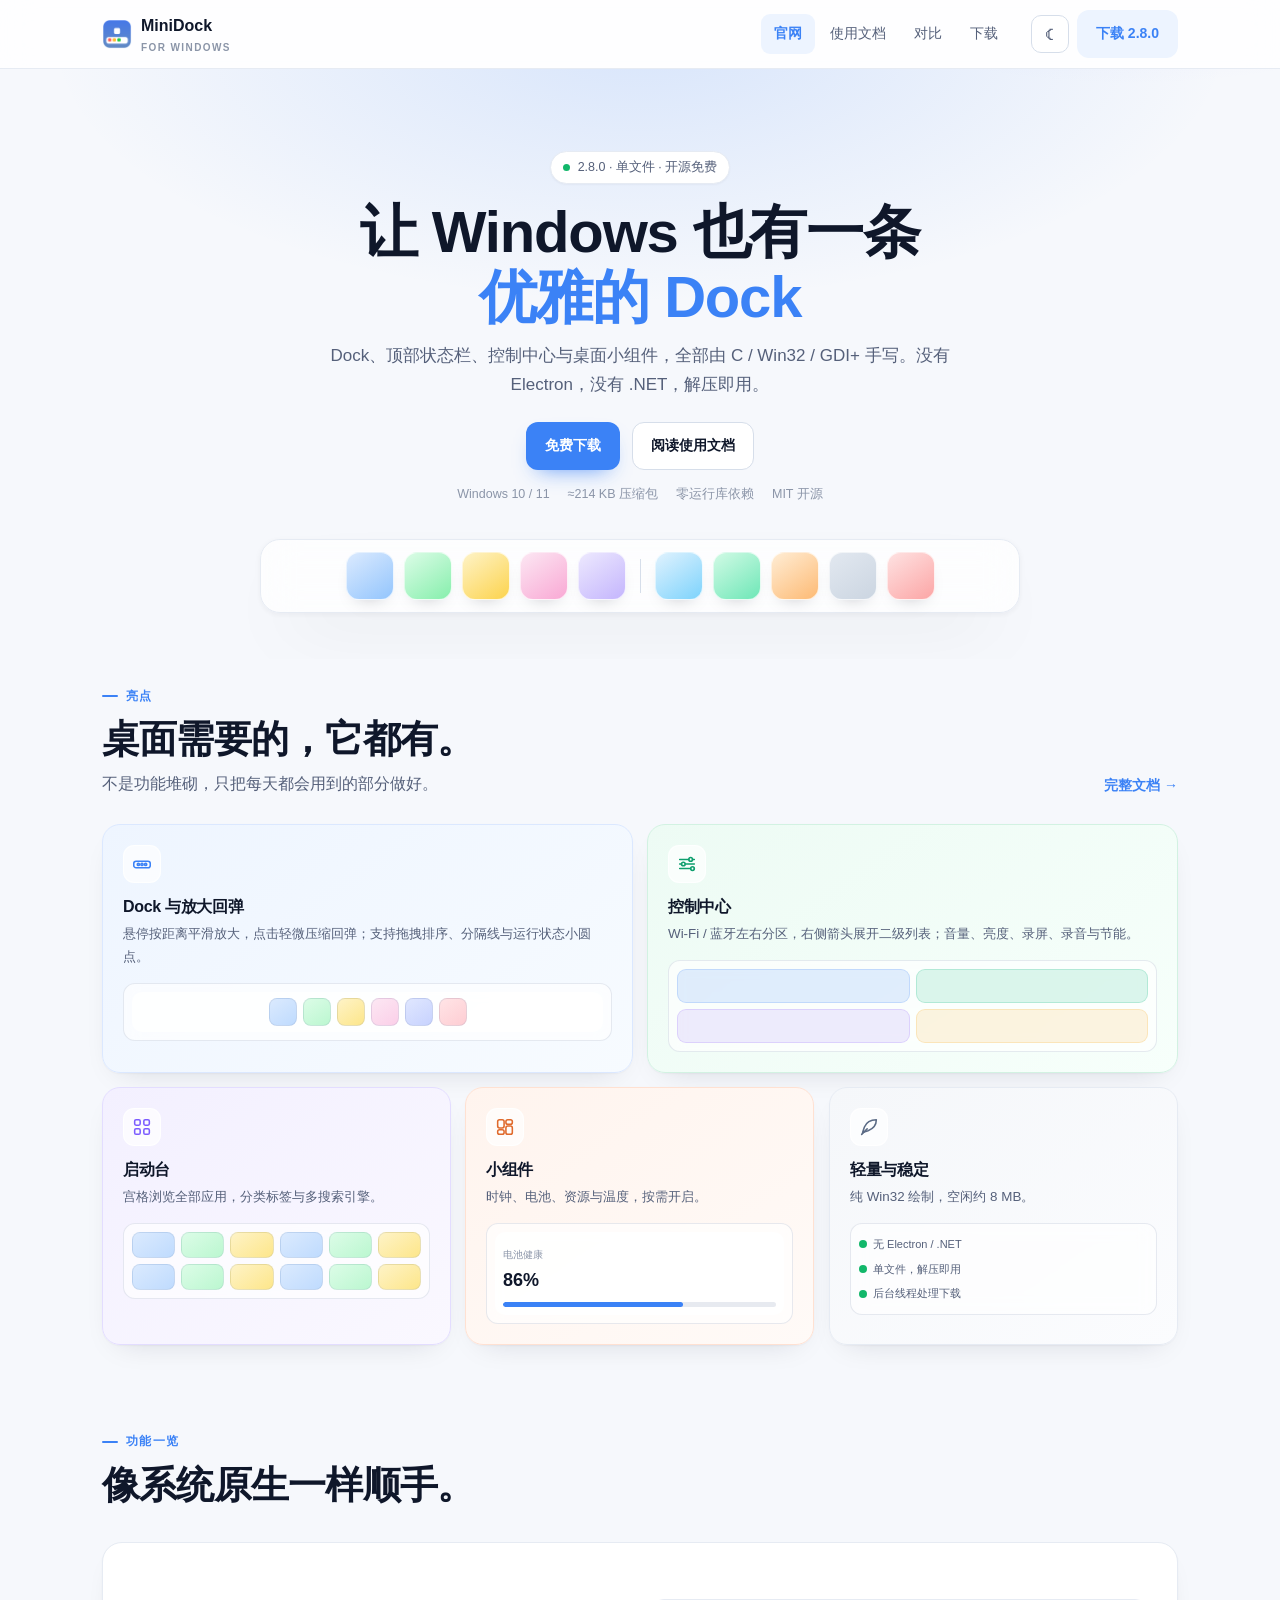
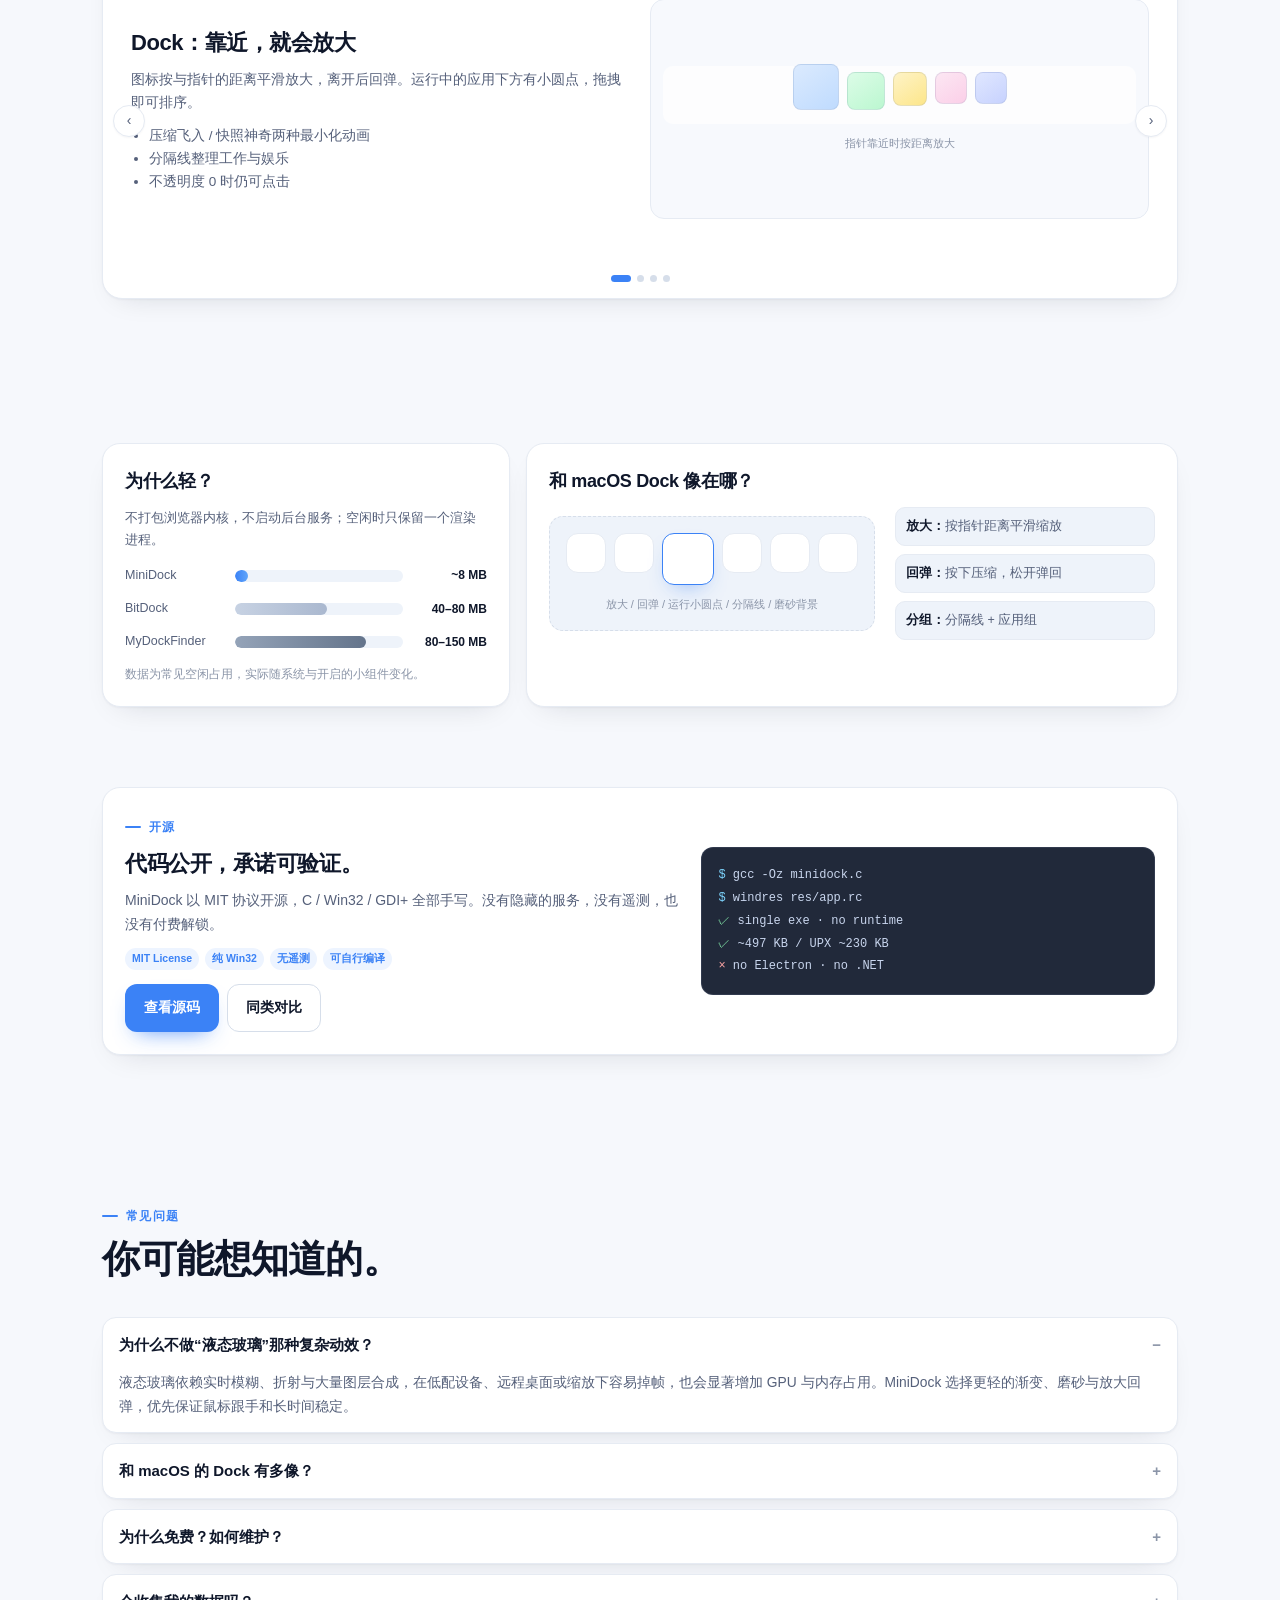
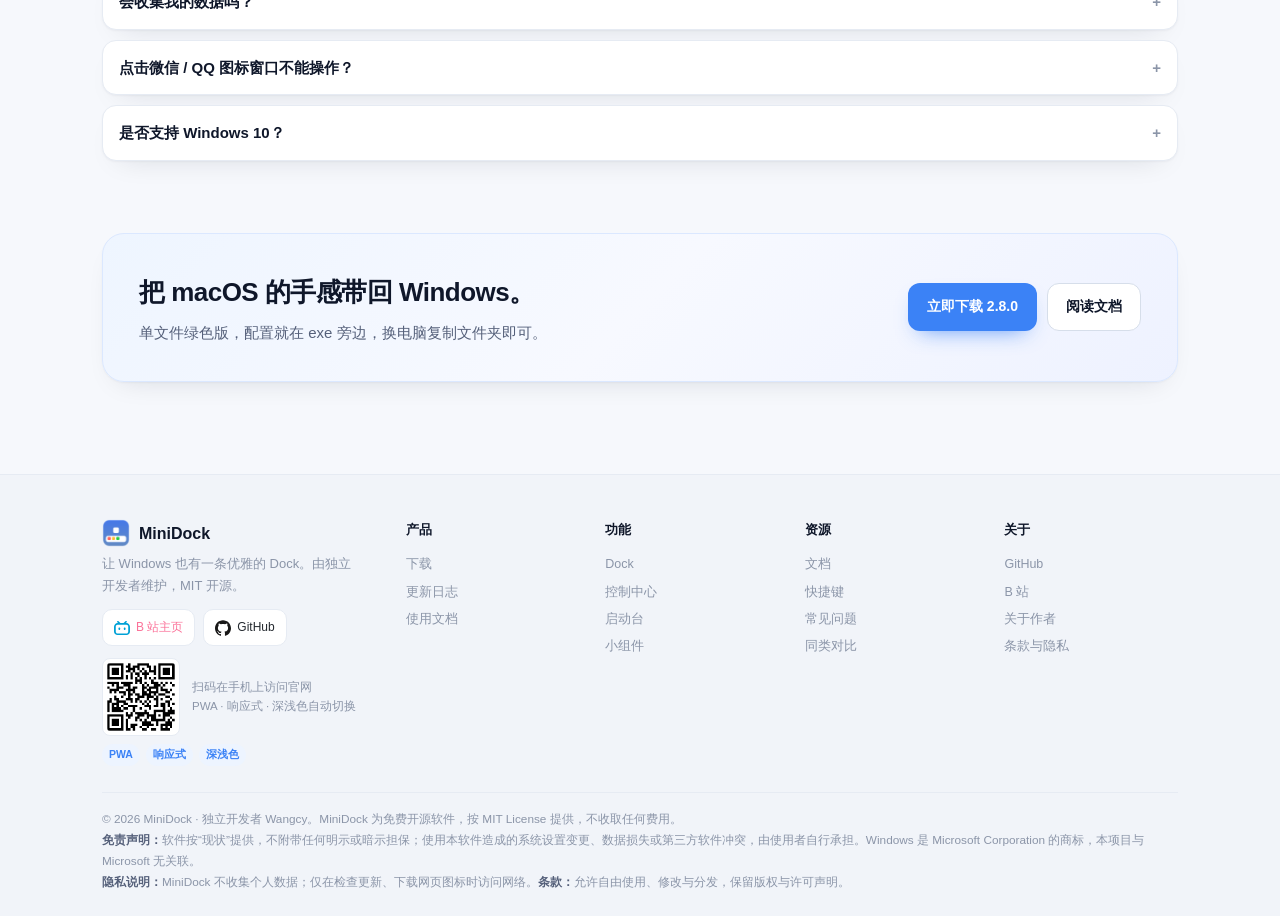
<file: index.html>
<!DOCTYPE html>
<html lang="zh-CN" data-theme="light">
<head>
<meta charset="UTF-8">
<meta name="viewport" content="width=device-width, initial-scale=1.0">
<title>MiniDock — 让 Windows 也有一条优雅的 Dock</title>
<meta name="description" content="MiniDock 2.8.0：纯 C / Win32 手写的 Windows Dock、顶部状态栏、控制中心与桌面小组件。单文件、无依赖、开源免费。">
<meta name="theme-color" content="#f6f8fc">
<link rel="icon" type="image/png" href="assets/ico/logo-128.png">
<link rel="manifest" href="assets/manifest.webmanifest">
<link rel="apple-touch-icon" href="assets/ico/icon-192.png">
<link rel="stylesheet" href="assets/site.css">
</head>
<body><svg width="0" height="0" style="position:absolute" aria-hidden="true">
<defs>
<symbol id="i-dock" viewBox="0 0 24 24"><rect x="3" y="9" width="18" height="7" rx="2.5"/><circle cx="8" cy="12.5" r="1.2"/><circle cx="12" cy="12.5" r="1.2"/><circle cx="16" cy="12.5" r="1.2"/></symbol>
<symbol id="i-group" viewBox="0 0 24 24"><rect x="4" y="4" width="7" height="7" rx="2"/><rect x="13" y="4" width="7" height="7" rx="2"/><rect x="4" y="13" width="7" height="7" rx="2"/><rect x="13" y="13" width="7" height="7" rx="2"/></symbol>
<symbol id="i-launch" viewBox="0 0 24 24"><rect x="4" y="4" width="6" height="6" rx="1.5"/><rect x="14" y="4" width="6" height="6" rx="1.5"/><rect x="4" y="14" width="6" height="6" rx="1.5"/><rect x="14" y="14" width="6" height="6" rx="1.5"/></symbol>
<symbol id="i-control" viewBox="0 0 24 24"><path d="M4 7h10M18 7h2M4 12h2M10 12h10M4 17h12M20 17h0"/><circle cx="16" cy="7" r="2"/><circle cx="8" cy="12" r="2"/><circle cx="18" cy="17" r="2"/></symbol>
<symbol id="i-widget" viewBox="0 0 24 24"><rect x="4" y="4" width="7" height="9" rx="2"/><rect x="13" y="4" width="7" height="5" rx="2"/><rect x="13" y="11" width="7" height="9" rx="2"/><rect x="4" y="15" width="7" height="5" rx="2"/></symbol>
<symbol id="i-picture" viewBox="0 0 24 24"><rect x="3" y="5" width="18" height="14" rx="3"/><circle cx="9" cy="10" r="1.6"/><path d="M4 17l5-5 4 4 3-3 4 4"/></symbol>
<symbol id="i-feather" viewBox="0 0 24 24"><path d="M20 4c-6 0-11 3-13 8l-2 6 6-2c5-2 9-6 9-12z"/><path d="M4 20l6-6"/></symbol>
<symbol id="i-sun" viewBox="0 0 24 24"><circle cx="12" cy="12" r="4"/><path d="M12 2v2M12 20v2M2 12h2M20 12h2M5 5l1.5 1.5M17.5 17.5L19 19M19 5l-1.5 1.5M6.5 17.5L5 19"/></symbol>
<symbol id="i-moon" viewBox="0 0 24 24"><path d="M20 14.5A8.5 8.5 0 0 1 9.5 4 8.5 8.5 0 1 0 20 14.5z"/></symbol>
<symbol id="i-search" viewBox="0 0 24 24"><circle cx="11" cy="11" r="6.5"/><path d="M16 16l4 4"/></symbol>
</defs></svg>

<header class="nav">
  <div class="nav-in">
    <a class="brand" href="index.html"><img src="assets/ico/logo-128.png" alt="MiniDock"><span>MiniDock<small>FOR WINDOWS</small></span></a>
    <nav class="nav-links">
      <a class="on" href="index.html">官网</a>
      <a href="assets/pages/docs.html">使用文档</a>
      <a href="assets/pages/compare.html">对比</a>
      <a href="assets/pages/download.html">下载</a>
    </nav>
    <div class="nav-act">
      <button class="theme-btn" data-theme-toggle aria-label="切换深色/浅色"><svg class="ic sm moon"><use href="#i-moon"/></svg><svg class="ic sm sun"><use href="#i-sun"/></svg></button>
      <a class="btn btn-soft" href="assets/pages/download.html">下载 2.8.0</a>
      <button class="menu-btn" aria-label="菜单">☰</button>
    </div>
  </div>
</header>

<main>
  <section class="hero-simple">
    <div class="wrap in">
      <span class="hero-badge"><i></i>2.8.0 · 单文件 · 开源免费</span>
      <h1>让 Windows 也有一条<br><span>优雅的 Dock</span></h1>
      <p>Dock、顶部状态栏、控制中心与桌面小组件，全部由 C / Win32 / GDI+ 手写。没有 Electron，没有 .NET，解压即用。</p>
      <div class="hero-cta">
        <a class="btn btn-primary" href="assets/pages/download.html">免费下载</a>
        <a class="btn btn-ghost" href="assets/pages/docs.html">阅读使用文档</a>
      </div>
      <div class="hero-meta">
        <span>Windows 10 / 11</span><span>≈214 KB 压缩包</span><span>零运行库依赖</span><span>MIT 开源</span>
      </div>

      <div class="mobile-note">
        <b>移动端提示：</b>MiniDock 是 Windows 桌面软件，手机无法直接安装。请复制下载链接，到电脑浏览器打开下载。
        <br><button class="btn btn-soft" data-copy-link>复制下载链接</button>
      </div>

      <div class="dock-mock" aria-hidden="true">
        <b class="app a1"></b><b class="app a2"></b><b class="app a3"></b><b class="app a4"></b><b class="app a5"></b><span class="sep"></span>
        <b class="app a6"></b><b class="app a7"></b><b class="app a8"></b><b class="app a9"></b><b class="app a10"></b>
      </div>
    </div>
  </section>

  <!-- 便当功能卡 -->
  <section style="padding-top:20px">
    <div class="wrap">
      <div class="sec-head">
        <div>
          <span class="kicker">亮点</span>
          <h2 class="title">桌面需要的，它都有。</h2>
          <p class="lead">不是功能堆砌，只把每天都会用到的部分做好。</p>
        </div>
        <a class="more" href="assets/pages/docs.html">完整文档 →</a>
      </div>

      <div class="bento">
        <article class="card tint-blue span3">
          <div class="ico"><svg class="ic"><use href="#i-dock"/></svg></div>
          <h3>Dock 与放大回弹</h3>
          <p>悬停按距离平滑放大，点击轻微压缩回弹；支持拖拽排序、分隔线与运行状态小圆点。</p>
          <div class="mock">
            <div class="mock-dock"><i></i><i></i><i></i><i></i><i></i><i></i></div>
          </div>
        </article>

        <article class="card tint-green span3">
          <div class="ico"><svg class="ic"><use href="#i-control"/></svg></div>
          <h3>控制中心</h3>
          <p>Wi‑Fi / 蓝牙左右分区，右侧箭头展开二级列表；音量、亮度、录屏、录音与节能。</p>
          <div class="mock">
            <div class="mock-cc"><i></i><i></i><i></i><i></i></div>
          </div>
        </article>

        <article class="card tint-purple span2">
          <div class="ico"><svg class="ic"><use href="#i-launch"/></svg></div>
          <h3>启动台</h3>
          <p>宫格浏览全部应用，分类标签与多搜索引擎。</p>
          <div class="mock"><div class="mock-grid"><i></i><i></i><i></i><i></i><i></i><i></i><i></i><i></i><i></i><i></i><i></i><i></i></div></div>
        </article>

        <article class="card tint-peach span2">
          <div class="ico"><svg class="ic"><use href="#i-widget"/></svg></div>
          <h3>小组件</h3>
          <p>时钟、电池、资源与温度，按需开启。</p>
          <div class="mock"><div class="mock-widget"><span>电池健康</span><b>86%</b><div class="mock-bar"><i></i></div></div></div>
        </article>

        <article class="card tint-gray span2">
          <div class="ico"><svg class="ic"><use href="#i-feather"/></svg></div>
          <h3>轻量与稳定</h3>
          <p>纯 Win32 绘制，空闲约 8 MB。</p>
          <div class="mock">
            <div class="mock-row"><b></b>无 Electron / .NET</div>
            <div class="mock-row"><b></b>单文件，解压即用</div>
            <div class="mock-row"><b></b>后台线程处理下载</div>
          </div>
        </article>
      </div>
    </div>
  </section>

  <!-- 自动轮播 -->
  <section style="padding-top:8px">
    <div class="wrap">
      <div class="sec-head"><div><span class="kicker">功能一览</span><h2 class="title">像系统原生一样顺手。</h2></div></div>
      <div class="carousel" data-carousel>
        <div class="slides">
          <div class="slide">
            <div class="txt">
              <h3>Dock：靠近，就会放大</h3>
              <p>图标按与指针的距离平滑放大，离开后回弹。运行中的应用下方有小圆点，拖拽即可排序。</p>
              <ul><li>压缩飞入 / 快照神奇两种最小化动画</li><li>分隔线整理工作与娱乐</li><li>不透明度 0 时仍可点击</li></ul>
            </div>
            <div class="demo">
              <div style="width:100%">
                <div class="mock-dock" style="gap:8px"><i style="width:46px;height:46px;transform:translateY(-8px)"></i><i style="width:38px;height:38px"></i><i style="width:34px;height:34px"></i><i style="width:32px;height:32px"></i><i style="width:32px;height:32px"></i></div>
                <div style="text-align:center;font-size:11px;color:var(--text-3);margin-top:10px">指针靠近时按距离放大</div>
              </div>
            </div>
          </div>
          <div class="slide">
            <div class="txt">
              <h3>控制中心：一屏开关</h3>
              <p>网络、蓝牙、深色模式与定位四张卡片；左半点击进入系统设置，右侧箭头打开列表。</p>
              <ul><li>音量绑定当前输出设备</li><li>内屏不支持硬件调光时自动软件调光</li><li>卡片可拖动排序、调整宽度</li></ul>
            </div>
            <div class="demo"><img src="assets/shots/控制中心.jpg" alt="控制中心" style="max-height:250px;border-radius:10px;border:1px solid var(--line)"></div>
          </div>
          <div class="slide">
            <div class="txt">
              <h3>启动台：找应用不用翻桌面</h3>
              <p>宫格展示全部应用，支持搜索与网页搜索；图标可以用本地图片或链接替换。</p>
              <ul><li>分类标签与分页</li><li>搜索引擎 Google / Bing / 百度等</li><li>批量图标与深色图标</li></ul>
            </div>
            <div class="demo"><img src="assets/shots/启动台.jpg" alt="启动台" style="max-height:250px;border-radius:10px;border:1px solid var(--line)"></div>
          </div>
          <div class="slide">
            <div class="txt">
              <h3>小组件：信息就在桌面</h3>
              <p>时钟、通知、资源监视、电池健康与温度，可单独开关，关闭后不再绘制。</p>
              <ul><li>电池容量 / 循环次数</li><li>CPU / 内存 / 磁盘 / 温度</li><li>点击展开二级面板</li></ul>
            </div>
            <div class="demo">
              <div class="mock-widget" style="width:80%"><span>资源监视器</span><b>CPU 15%</b><div class="mock-bar"><i style="width:15%"></i></div><span style="display:block;margin-top:8px">温度 52 °C</span><div class="mock-bar"><i style="width:52%"></i></div></div>
            </div>
          </div>
        </div>
        <button class="navb prev" aria-label="上一张">‹</button>
        <button class="navb next" aria-label="下一张">›</button>
        <div class="dots"></div>
      </div>
    </div>
  </section>

  <!-- 轻量 / macOS 对照 -->
  <section>
    <div class="wrap two-col" style="display:grid;grid-template-columns:1fr 1fr;gap:16px">
      <div class="diagram">
        <h3>为什么轻？</h3>
        <p style="font-size:13px;color:var(--text-2);margin-bottom:14px">不打包浏览器内核，不启动后台服务；空闲时只保留一个渲染进程。</p>
        <div class="bars">
          <div class="bar-row"><span>MiniDock</span><div class="bar-track"><div class="bar-fill" style="width:8%"></div></div><b>~8 MB</b></div>
          <div class="bar-row"><span>BitDock</span><div class="bar-track"><div class="bar-fill gray" style="width:55%"></div></div><b>40–80 MB</b></div>
          <div class="bar-row"><span>MyDockFinder</span><div class="bar-track"><div class="bar-fill dark" style="width:78%"></div></div><b>80–150 MB</b></div>
        </div>
        <p style="font-size:11.5px;color:var(--text-3);margin-top:12px">数据为常见空闲占用，实际随系统与开启的小组件变化。</p>
      </div>

      <div class="diagram">
        <h3>和 macOS Dock 像在哪？</h3>
        <div class="anatomy">
          <div class="dock-anat">
            <div class="row"><i></i><i></i><i class="big"></i><i></i><i></i><i></i></div>
            <div class="hint">放大 / 回弹 / 运行小圆点 / 分隔线 / 磨砂背景</div>
          </div>
          <div class="labels">
            <div><b>放大：</b>按指针距离平滑缩放</div>
            <div><b>回弹：</b>按下压缩，松开弹回</div>
            <div><b>分组：</b>分隔线 + 应用组</div>
          </div>
        </div>
      </div>
    </div>
  </section>

  <!-- 开源优势 -->
  <section style="padding-top:8px">
    <div class="wrap">
      <div class="diagram" style="display:grid;grid-template-columns:1.1fr .9fr;gap:22px;align-items:center">
        <div>
          <span class="kicker">开源</span>
          <h3 style="font-size:22px;margin:8px 0 6px">代码公开，承诺可验证。</h3>
          <p style="color:var(--text-2);font-size:14px">MiniDock 以 MIT 协议开源，C / Win32 / GDI+ 全部手写。没有隐藏的服务，没有遥测，也没有付费解锁。</p>
          <div class="pwa-badges" style="margin-top:12px">
            <span>MIT License</span><span>纯 Win32</span><span>无遥测</span><span>可自行编译</span>
          </div>
          <div class="row" style="display:flex;gap:8px;margin-top:14px;flex-wrap:wrap">
            <a class="btn btn-primary" href="https://github.com/wang01116/MiniDock" target="_blank" rel="noopener">查看源码</a>
            <a class="btn btn-ghost" href="assets/pages/compare.html">同类对比</a>
          </div>
        </div>
        <div class="mock" style="margin:0;background:rgba(15,23,42,.92);color:#c9d6ee;font-family:Consolas,monospace;font-size:12px;line-height:1.9;padding:16px">
          <div><span style="color:#7dd3fc">$</span> gcc -Oz minidock.c</div>
          <div><span style="color:#7dd3fc">$</span> windres res/app.rc</div>
          <div><span style="color:#86efac">✓</span> single exe · no runtime</div>
          <div><span style="color:#86efac">✓</span> ~497 KB / UPX ~230 KB</div>
          <div><span style="color:#fca5a5">×</span> no Electron · no .NET</div>
        </div>
      </div>
    </div>
  </section>

  <!-- FAQ -->
  <section>
    <div class="wrap">
      <div class="sec-head"><div><span class="kicker">常见问题</span><h2 class="title">你可能想知道的。</h2></div></div>
      <div class="faq">
        <details open>
          <summary>为什么不做“液态玻璃”那种复杂动效？</summary>
          <div class="a">液态玻璃依赖实时模糊、折射与大量图层合成，在低配设备、远程桌面或缩放下容易掉帧，也会显著增加 GPU 与内存占用。MiniDock 选择更轻的渐变、磨砂与放大回弹，优先保证鼠标跟手和长时间稳定。</div>
        </details>
        <details>
          <summary>和 macOS 的 Dock 有多像？</summary>
          <div class="a">放大曲线、点击回弹、运行小圆点、分隔线、启动台宫格都按 macOS 的使用习惯设计；同时保留 Windows 需要的托盘、任务栏与多显示器逻辑。</div>
        </details>
        <details>
          <summary>为什么免费？如何维护？</summary>
          <div class="a">MiniDock 由独立开发者利用业余时间维护，MIT 开源，没有会员与付费功能。维护成本主要来自测试与适配，欢迎在 GitHub 提 Issue 或到 B 站反馈。</div>
        </details>
        <details>
          <summary>会收集我的数据吗？</summary>
          <div class="a">不会。没有账号、遥测或统计脚本；仅在检查更新和下载网页图标时访问网络。详见 <a href="assets/pages/terms.html" style="color:var(--primary)">条款与隐私</a>。</div>
        </details>
        <details>
          <summary>点击微信 / QQ 图标窗口不能操作？</summary>
          <div class="a">托盘应用必须由它自己的托盘图标唤醒。MiniDock 会优先点击托盘图标；未登录时直接打开登录页。请确认应用已登录且保留托盘图标。</div>
        </details>
        <details>
          <summary>是否支持 Windows 10？</summary>
          <div class="a">支持 Windows 10 / 11 64 位。部分新特性（如系统级录屏快捷键）取决于系统版本。</div>
        </details>
      </div>
    </div>
  </section>

  <!-- CTA -->
  <section style="padding-top:0">
    <div class="wrap">
      <div class="cta">
        <div><h2>把 macOS 的手感带回 Windows。</h2><p>单文件绿色版，配置就在 exe 旁边，换电脑复制文件夹即可。</p></div>
        <div class="row"><a class="btn btn-primary" href="assets/pages/download.html">立即下载 2.8.0</a><a class="btn btn-ghost" href="assets/pages/docs.html">阅读文档</a></div>
      </div>
    </div>
  </section>
</main>

<footer>
  <div class="wrap">
    <div class="foot-grid">
      <div>
        <div class="foot-brand"><img src="assets/ico/logo-128.png" alt="MiniDock">MiniDock</div>
        <p class="foot-desc">让 Windows 也有一条优雅的 Dock。由独立开发者维护，MIT 开源。</p>
        <div class="socials">
          <a class="social bili" href="https://space.bilibili.com/351718296" target="_blank" rel="noopener"><img src="assets/ico/bilibili.svg" alt="" width="16" height="16">B 站主页</a>
          <a class="social gh" href="https://github.com/wang01116/MiniDock" target="_blank" rel="noopener"><img src="assets/ico/github.svg" alt="" width="16" height="16">GitHub</a>
        </div>
        <div class="foot-qr">
          <img src="assets/ico/site-qr.png" alt="官网二维码">
          <div>扫码在手机上访问官网<br>PWA · 响应式 · 深浅色自动切换</div>
        </div>
        <div class="pwa-badges"><span>PWA</span><span>响应式</span><span>深浅色</span></div>
      </div>
      <div class="foot-col"><b>产品</b><a href="assets/pages/download.html">下载</a><a href="assets/pages/download.html#history">更新日志</a><a href="assets/pages/docs.html">使用文档</a></div>
      <div class="foot-col"><b>功能</b><a href="assets/pages/docs.html#dock">Dock</a><a href="assets/pages/docs.html#control-center">控制中心</a><a href="assets/pages/docs.html#launchpad">启动台</a><a href="assets/pages/docs.html#widgets">小组件</a></div>
      <div class="foot-col"><b>资源</b><a href="assets/pages/docs.html">文档</a><a href="assets/pages/docs.html#hotkeys">快捷键</a><a href="assets/pages/docs.html#faq">常见问题</a><a href="assets/pages/compare.html">同类对比</a></div>
      <div class="foot-col"><b>关于</b><a href="https://github.com/wang01116/MiniDock" target="_blank" rel="noopener">GitHub</a><a href="https://space.bilibili.com/351718296" target="_blank" rel="noopener">B 站</a><a href="assets/pages/about.html">关于作者</a><a href="assets/pages/terms.html">条款与隐私</a></div>
    </div>
    <div class="legal">
      © <span data-year>2026</span> MiniDock · 独立开发者 Wangcy。MiniDock 为免费开源软件，按 MIT License 提供，不收取任何费用。<br>
      <b>免责声明：</b>软件按“现状”提供，不附带任何明示或暗示担保；使用本软件造成的系统设置变更、数据损失或第三方软件冲突，由使用者自行承担。Windows 是 Microsoft Corporation 的商标，本项目与 Microsoft 无关联。<br>
      <b>隐私说明：</b>MiniDock 不收集个人数据；仅在检查更新、下载网页图标时访问网络。<b>条款：</b>允许自由使用、修改与分发，保留版权与许可声明。
    </div>
  </div>
</footer>

<script>
window.MD_DOWNLOAD_PAGE = 'assets/pages/download.html';
</script>
<script src="assets/site.js"></script>
</body>
</html>
</file>
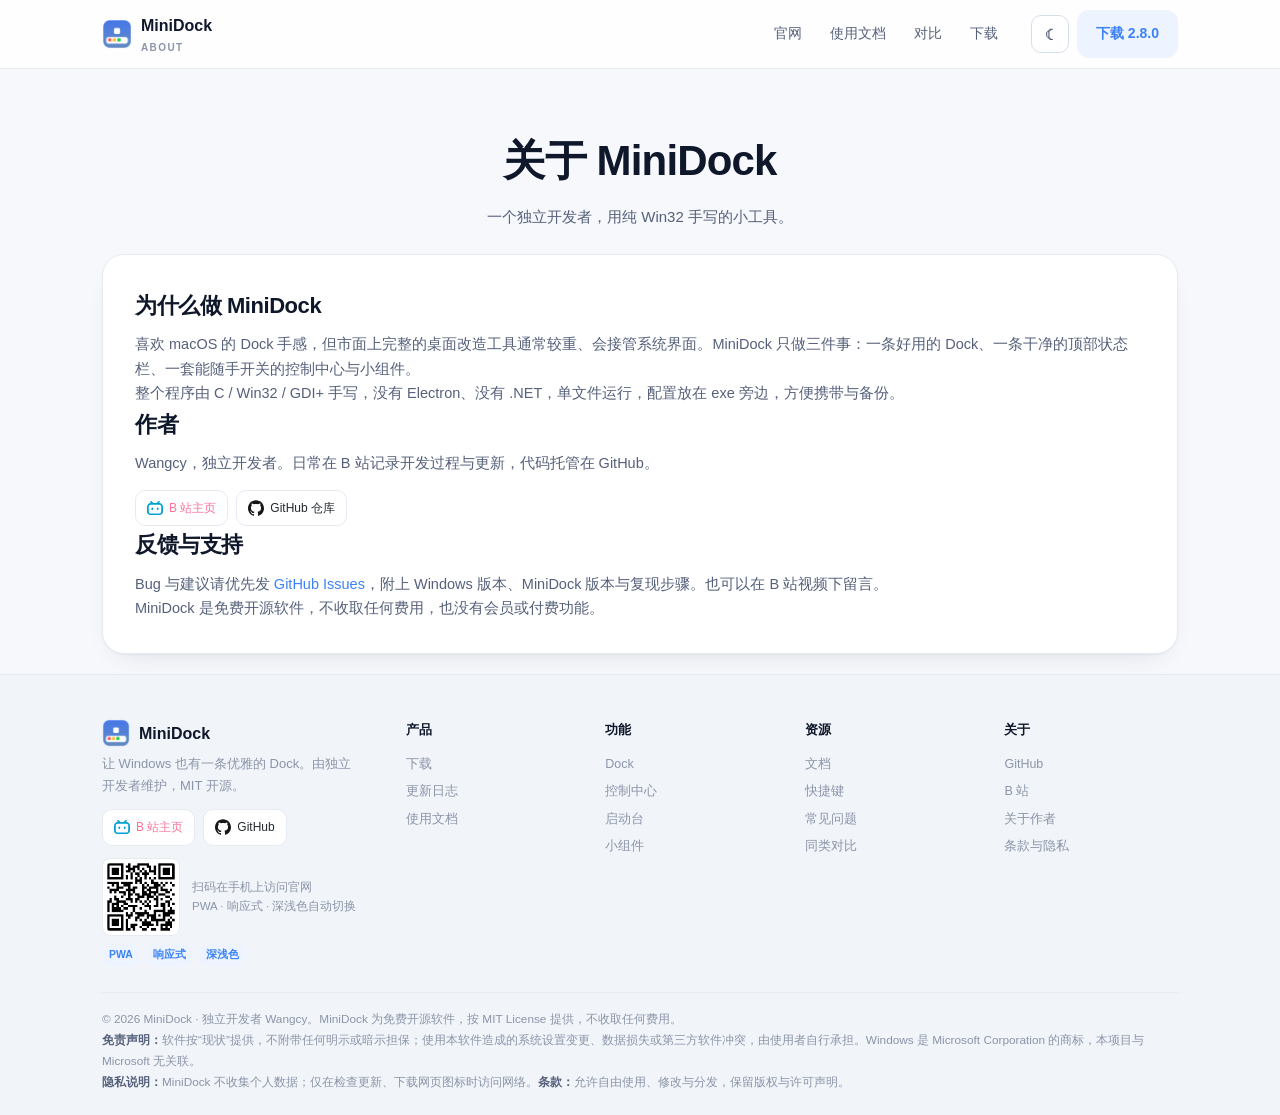
<file: assets/pages/about.html>
<!DOCTYPE html>
<html lang="zh-CN">
<head>
<meta charset="UTF-8">
<meta name="viewport" content="width=device-width, initial-scale=1.0">
<title>关于作者 — MiniDock</title>
<link rel="icon" type="image/png" href="../ico/logo-128.png">
<link rel="stylesheet" href="../site.css">
</head>
<body><svg width="0" height="0" style="position:absolute" aria-hidden="true"><defs>
<symbol id="i-moon" viewBox="0 0 24 24"><path d="M20 14.5A8.5 8.5 0 0 1 9.5 4 8.5 8.5 0 1 0 20 14.5z"/></symbol>
<symbol id="i-sun" viewBox="0 0 24 24"><circle cx="12" cy="12" r="4"/><path d="M12 2v2M12 20v2M2 12h2M20 12h2M5 5l1.5 1.5M17.5 17.5L19 19M19 5l-1.5 1.5M6.5 17.5L5 19"/></symbol>
</defs></svg>
<header class="nav">
  <div class="nav-in">
    <a class="brand" href="../../index.html"><img src="../ico/logo-128.png" alt="MiniDock"><span>MiniDock<small>ABOUT</small></span></a>
    <nav class="nav-links"><a href="../../index.html">官网</a><a href="docs.html">使用文档</a><a href="compare.html">对比</a><a href="download.html">下载</a></nav>
    <div class="nav-act"><a class="btn btn-soft" href="download.html">下载 2.8.0</a><button class="menu-btn" aria-label="菜单">☰</button></div>
  </div>
</header>

<main>
  <section class="page-head wrap">
    <h1>关于 MiniDock</h1>
    <p>一个独立开发者，用纯 Win32 手写的小工具。</p>
  </section>

  <section class="wrap" style="padding-top:0">
    <div class="show" style="grid-template-columns:1fr">
      <div class="txt">
        <h3>为什么做 MiniDock</h3>
        <p>喜欢 macOS 的 Dock 手感，但市面上完整的桌面改造工具通常较重、会接管系统界面。MiniDock 只做三件事：一条好用的 Dock、一条干净的顶部状态栏、一套能随手开关的控制中心与小组件。</p>
        <p>整个程序由 C / Win32 / GDI+ 手写，没有 Electron、没有 .NET，单文件运行，配置放在 exe 旁边，方便携带与备份。</p>
        <h3>作者</h3>
        <p>Wangcy，独立开发者。日常在 B 站记录开发过程与更新，代码托管在 GitHub。</p>
        <div class="socials" style="margin-top:14px">
          <a class="social bili" href="https://space.bilibili.com/351718296" target="_blank" rel="noopener"><img src="../ico/bilibili.svg" alt="" width="16" height="16">B 站主页</a>
          <a class="social gh" href="https://github.com/wang01116/MiniDock" target="_blank" rel="noopener"><img src="../ico/github.svg" alt="" width="16" height="16">GitHub 仓库</a>
        </div>
        <h3>反馈与支持</h3>
        <p>Bug 与建议请优先发 <a href="https://github.com/wang01116/MiniDock/issues" target="_blank" rel="noopener" style="color:var(--primary)">GitHub Issues</a>，附上 Windows 版本、MiniDock 版本与复现步骤。也可以在 B 站视频下留言。</p>
        <p>MiniDock 是免费开源软件，不收取任何费用，也没有会员或付费功能。</p>
      </div>
    </div>
  </section>
</main>

<footer>
  <div class="wrap">
    <div class="foot-grid">
      <div>
        <div class="foot-brand"><img src="../ico/logo-128.png" alt="MiniDock">MiniDock</div>
        <p class="foot-desc">让 Windows 也有一条优雅的 Dock。由独立开发者维护，MIT 开源。</p>
        <div class="socials">
          <a class="social bili" href="https://space.bilibili.com/351718296" target="_blank" rel="noopener"><img src="../ico/bilibili.svg" alt="" width="16" height="16">B 站主页</a>
          <a class="social gh" href="https://github.com/wang01116/MiniDock" target="_blank" rel="noopener"><img src="../ico/github.svg" alt="" width="16" height="16">GitHub</a>
        </div>
        <div class="foot-qr">
          <img src="../ico/site-qr.png" alt="官网二维码">
          <div>扫码在手机上访问官网<br>PWA · 响应式 · 深浅色自动切换</div>
        </div>
        <div class="pwa-badges"><span>PWA</span><span>响应式</span><span>深浅色</span></div>
      </div>
      <div class="foot-col"><b>产品</b><a href="download.html">下载</a><a href="download.html#history">更新日志</a><a href="docs.html">使用文档</a></div>
      <div class="foot-col"><b>功能</b><a href="docs.html#dock">Dock</a><a href="docs.html#control-center">控制中心</a><a href="docs.html#launchpad">启动台</a><a href="docs.html#widgets">小组件</a></div>
      <div class="foot-col"><b>资源</b><a href="docs.html">文档</a><a href="docs.html#hotkeys">快捷键</a><a href="docs.html#faq">常见问题</a><a href="compare.html">同类对比</a></div>
      <div class="foot-col"><b>关于</b><a href="https://github.com/wang01116/MiniDock" target="_blank" rel="noopener">GitHub</a><a href="https://space.bilibili.com/351718296" target="_blank" rel="noopener">B 站</a><a href="about.html">关于作者</a><a href="terms.html">条款与隐私</a></div>
    </div>
    <div class="legal">
      © <span data-year>2026</span> MiniDock · 独立开发者 Wangcy。MiniDock 为免费开源软件，按 MIT License 提供，不收取任何费用。<br>
      <b>免责声明：</b>软件按“现状”提供，不附带任何明示或暗示担保；使用本软件造成的系统设置变更、数据损失或第三方软件冲突，由使用者自行承担。Windows 是 Microsoft Corporation 的商标，本项目与 Microsoft 无关联。<br>
      <b>隐私说明：</b>MiniDock 不收集个人数据；仅在检查更新、下载网页图标时访问网络。<b>条款：</b>允许自由使用、修改与分发，保留版权与许可声明。
    </div>
  </div>
</footer>
<script src="../site.js"></script>
</body>
</html>
</file>
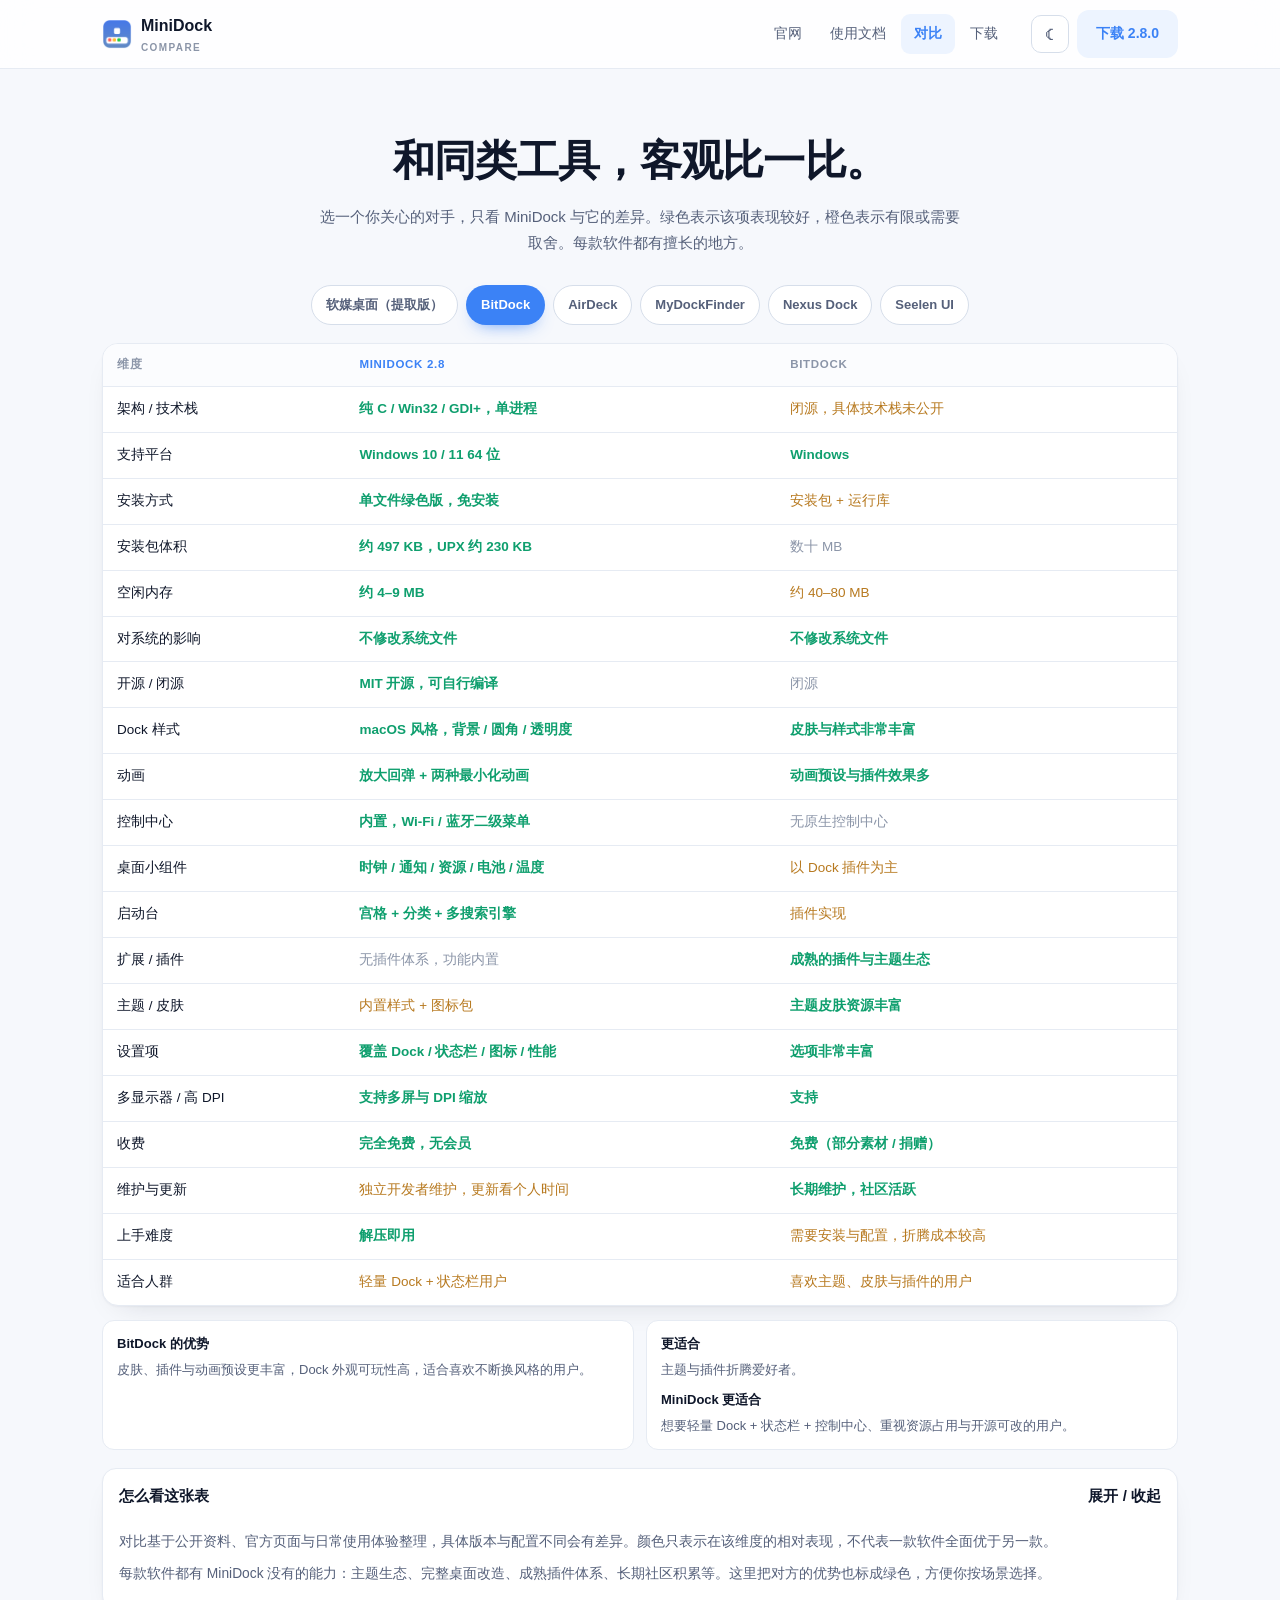
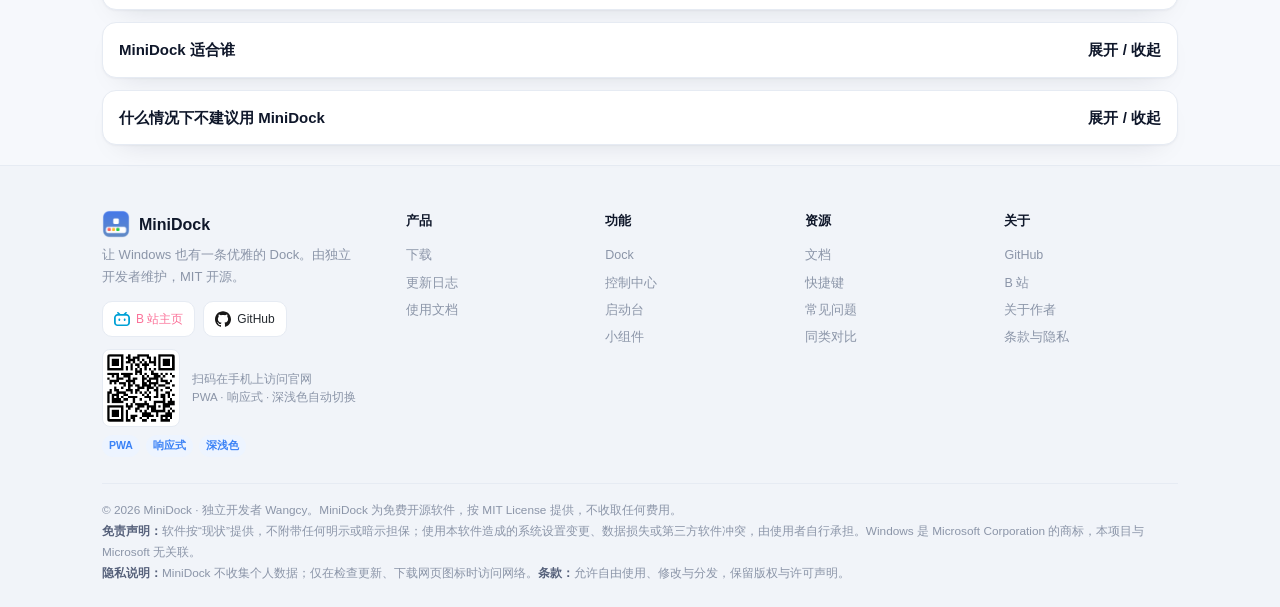
<file: assets/pages/compare.html>
<!DOCTYPE html>
<html lang="zh-CN" data-theme="light">
<head>
<meta charset="UTF-8">
<meta name="viewport" content="width=device-width, initial-scale=1.0">
<title>同类对比 — MiniDock</title>
<meta name="description" content="MiniDock 与 BitDock、MyDockFinder、软媒桌面、Nexus Dock、Seelen UI、AirDeck 的全方位客观对比。">
<link rel="icon" type="image/png" href="../ico/logo-128.png">
<link rel="stylesheet" href="../site.css">
</head>
<body class="compare-page">
<header class="nav">
  <div class="nav-in">
    <a class="brand" href="../../index.html"><img src="../ico/logo-128.png" alt="MiniDock"><span>MiniDock<small>COMPARE</small></span></a>
    <nav class="nav-links">
      <a href="../../index.html">官网</a><a href="docs.html">使用文档</a><a class="on" href="compare.html">对比</a><a href="download.html">下载</a>
    </nav>
    <div class="nav-act">
      <button class="theme-btn" data-theme-toggle aria-label="切换深色/浅色"></button>
      <a class="btn btn-soft" href="download.html">下载 2.8.0</a>
      <button class="menu-btn" aria-label="菜单">☰</button>
    </div>
  </div>
</header>

<main class="cmp-page">
  <section class="page-head wrap">
    <h1>和同类工具，客观比一比。</h1>
    <p>选一个你关心的对手，只看 MiniDock 与它的差异。绿色表示该项表现较好，橙色表示有限或需要取舍。每款软件都有擅长的地方。</p>
  </section>

  <section class="wrap" style="padding-top:0">
    <div class="cmp-picker" id="cmpPicker">
      <button data-cmp="ruanmei">软媒桌面（提取版）</button>
      <button class="on" data-cmp="bitdock">BitDock</button>
      <button data-cmp="airdeck">AirDeck</button>
      <button data-cmp="mydock">MyDockFinder</button>
      <button data-cmp="nexus">Nexus Dock</button>
      <button data-cmp="seelen">Seelen UI</button>
    </div>

    <div class="matrix-wrap">
      <table class="matrix cmp-table">
        <thead><tr><th>维度</th><th class="us">MiniDock 2.8</th><th id="cmpName">BitDock</th></tr></thead>
        <tbody id="cmpBody"></tbody>
      </table>
    </div>

    <div class="cmp-summary" id="cmpSummary"></div>

    <div class="notes">
      <details open>
        <summary><span>怎么看这张表</span><span>展开 / 收起</span></summary>
        <div class="body">
          <p>对比基于公开资料、官方页面与日常使用体验整理，具体版本与配置不同会有差异。颜色只表示在该维度的相对表现，不代表一款软件全面优于另一款。</p>
          <p>每款软件都有 MiniDock 没有的能力：主题生态、完整桌面改造、成熟插件体系、长期社区积累等。这里把对方的优势也标成绿色，方便你按场景选择。</p>
        </div>
      </details>
      <details>
        <summary><span>MiniDock 适合谁</span><span>展开 / 收起</span></summary>
        <div class="body">
          <p>想要 macOS 风格的 Dock 与顶部状态栏，但不想安装几十 MB 运行时、不想让软件接管整个系统界面；需要控制中心、小组件、启动台与网页应用；重视低占用、便携与开源可改。</p>
        </div>
      </details>
      <details>
        <summary><span>什么情况下不建议用 MiniDock</span><span>展开 / 收起</span></summary>
        <div class="body">
          <p>需要整套 macOS 桌面改造（窗口控件、任务栏替换、字体渲染）；需要大量主题皮肤与插件；需要成熟的社区模板与一键美化包。这些场景 MyDockFinder、Seelen UI、BitDock 更合适。</p>
        </div>
      </details>
    </div>
  </section>
</main>

<footer>
  <div class="wrap">
    <div class="foot-grid">
      <div>
        <div class="foot-brand"><img src="../ico/logo-128.png" alt="MiniDock">MiniDock</div>
        <p class="foot-desc">让 Windows 也有一条优雅的 Dock。由独立开发者维护，MIT 开源。</p>
        <div class="socials">
          <a class="social bili" href="https://space.bilibili.com/351718296" target="_blank" rel="noopener"><img src="../ico/bilibili.svg" alt="" width="16" height="16">B 站主页</a>
          <a class="social gh" href="https://github.com/wang01116/MiniDock" target="_blank" rel="noopener"><img src="../ico/github.svg" alt="" width="16" height="16">GitHub</a>
        </div>
        <div class="foot-qr">
          <img src="../ico/site-qr.png" alt="官网二维码">
          <div>扫码在手机上访问官网<br>PWA · 响应式 · 深浅色自动切换</div>
        </div>
        <div class="pwa-badges"><span>PWA</span><span>响应式</span><span>深浅色</span></div>
      </div>
      <div class="foot-col"><b>产品</b><a href="download.html">下载</a><a href="download.html#history">更新日志</a><a href="docs.html">使用文档</a></div>
      <div class="foot-col"><b>功能</b><a href="docs.html#dock">Dock</a><a href="docs.html#control-center">控制中心</a><a href="docs.html#launchpad">启动台</a><a href="docs.html#widgets">小组件</a></div>
      <div class="foot-col"><b>资源</b><a href="docs.html">文档</a><a href="docs.html#hotkeys">快捷键</a><a href="docs.html#faq">常见问题</a><a href="compare.html">同类对比</a></div>
      <div class="foot-col"><b>关于</b><a href="https://github.com/wang01116/MiniDock" target="_blank" rel="noopener">GitHub</a><a href="https://space.bilibili.com/351718296" target="_blank" rel="noopener">B 站</a><a href="about.html">关于作者</a><a href="terms.html">条款与隐私</a></div>
    </div>
    <div class="legal">
      © <span data-year>2026</span> MiniDock · 独立开发者 Wangcy。MiniDock 为免费开源软件，按 MIT License 提供，不收取任何费用。<br>
      <b>免责声明：</b>软件按“现状”提供，不附带任何明示或暗示担保；使用本软件造成的系统设置变更、数据损失或第三方软件冲突，由使用者自行承担。Windows 是 Microsoft Corporation 的商标，本项目与 Microsoft 无关联。<br>
      <b>隐私说明：</b>MiniDock 不收集个人数据；仅在检查更新、下载网页图标时访问网络。<b>条款：</b>允许自由使用、修改与分发，保留版权与许可声明。
    </div>
  </div>
</footer>

<script src="../site.js"></script>
<script>
const ROWS = [
  '架构 / 技术栈', '支持平台', '安装方式', '安装包体积', '空闲内存', '对系统的影响',
  '开源 / 闭源', 'Dock 样式', '动画', '控制中心', '桌面小组件', '启动台',
  '扩展 / 插件', '主题 / 皮肤', '设置项', '多显示器 / 高 DPI', '收费', '维护与更新',
  '上手难度', '适合人群'
];

const MINE = [
  'g:纯 C / Win32 / GDI+，单进程',
  'g:Windows 10 / 11 64 位',
  'g:单文件绿色版，免安装',
  'g:约 497 KB，UPX 约 230 KB',
  'g:约 4–9 MB',
  'g:不修改系统文件',
  'g:MIT 开源，可自行编译',
  'g:macOS 风格，背景 / 圆角 / 透明度',
  'g:放大回弹 + 两种最小化动画',
  'g:内置，Wi‑Fi / 蓝牙二级菜单',
  'g:时钟 / 通知 / 资源 / 电池 / 温度',
  'g:宫格 + 分类 + 多搜索引擎',
  'b:无插件体系，功能内置',
  'm:内置样式 + 图标包',
  'g:覆盖 Dock / 状态栏 / 图标 / 性能',
  'g:支持多屏与 DPI 缩放',
  'g:完全免费，无会员',
  'm:独立开发者维护，更新看个人时间',
  'g:解压即用',
  'm:轻量 Dock + 状态栏用户'
];

const DATA = {
  bitdock: { name: 'BitDock', vals: [
    'm:闭源，具体技术栈未公开', 'g:Windows', 'm:安装包 + 运行库', 'b:数十 MB', 'm:约 40–80 MB',
    'g:不修改系统文件', 'b:闭源', 'g:皮肤与样式非常丰富', 'g:动画预设与插件效果多',
    'b:无原生控制中心', 'm:以 Dock 插件为主', 'm:插件实现', 'g:成熟的插件与主题生态',
    'g:主题皮肤资源丰富', 'g:选项非常丰富', 'g:支持', 'g:免费（部分素材 / 捐赠）',
    'g:长期维护，社区活跃', 'm:需要安装与配置，折腾成本较高', 'm:喜欢主题、皮肤与插件的用户'
  ], pros: '皮肤、插件与动画预设更丰富，Dock 外观可玩性高，适合喜欢不断换风格的用户。', fit: '主题与插件折腾爱好者。' },

  mydock: { name: 'MyDockFinder', vals: [
    'b:闭源商业软件', 'g:Windows', 'm:安装 + 后台服务', 'b:数十 MB', 'b:约 80–150 MB',
    'b:会接管部分系统界面', 'b:闭源', 'g:整套 macOS 视觉，完成度高', 'g:魔幻最小化等完整动画',
    'm:部分控制能力', 'm:有限小组件', 'g:支持', 'g:主题与界面替换资源丰富',
    'g:主题资源丰富', 'g:选项非常丰富', 'g:支持', 'b:付费（Steam / 买断）',
    'g:商业软件，更新稳定', 'm:安装 + 逐项配置，学习成本较高', 'm:想要整套 macOS 改造的用户'
  ], pros: '完整的 macOS 桌面模拟，窗口控件、任务栏与大量可调项，视觉统一度是强项。', fit: '愿意付费、想整体改造桌面的用户。' },

  airdock: { name: 'AirDeck', vals: [
    'b:闭源', 'g:Windows', 'm:安装包', 'g:体积较小', 'g:内存较低', 'g:一般不修改系统文件',
    'b:闭源', 'm:偏 macOS 风格 Dock', 'm:基础动画', 'b:无控制中心', 'm:少量小工具',
    'b:无启动台', 'b:扩展较少', 'm:样式简单', 'm:设置较简单', 'g:支持',
    'g:免费', 'b:更新较少', 'g:容易上手', 'm:只需要简单 Dock 的用户'
  ], pros: '轻量、简单，专注 Dock 本身，适合不想折腾的用户。', fit: '只需要 macOS 风格 Dock、不关心控制中心与小组件的用户。' },

  ruanmei: { name: '软媒桌面（提取版）', vals: [
    'b:闭源', 'g:Windows', 'm:绿色提取版 / 安装包', 'g:体积较小', 'g:内存较低',
    'b:部分版本会修改系统或捆绑组件，来源需甄别', 'b:闭源', 'm:传统 Windows 风格 Dock',
    'm:基础动画', 'b:无控制中心', 'm:天气等小工具', 'b:无启动台', 'b:插件少',
    'm:样式简单', 'm:设置简单', 'g:支持', 'g:免费', 'b:更新较少，提取版来源需甄别',
    'g:容易上手', 'm:只需要基础 Dock 的轻度用户'
  ], pros: '体积小、上手简单，老牌国产桌面工具，适合只需要基础 Dock 的用户。', fit: '基础 Dock 需求、对动画与定制要求不高的用户。' },

  nexus: { name: 'Nexus Dock', vals: [
    'b:闭源（有免费版与付费版）', 'g:Windows', 'm:安装包', 'm:中等', 'm:约 30–60 MB',
    'g:不修改系统文件', 'b:闭源', 'g:经典 Dock 皮肤较多', 'g:多种动画与过渡',
    'b:无控制中心', 'm:基础小工具', 'b:无启动台', 'g:皮肤与插件较多', 'g:皮肤资源成熟',
    'g:设置丰富', 'g:支持', 'm:免费版 + 付费 Pro', 'm:维护节奏较慢', 'm:中等',
    'm:喜欢经典 Dock 与皮肤的用户'
  ], pros: '老牌 Dock 工具，皮肤与停靠栏样式成熟，稳定性经过长期验证。', fit: '偏好传统 Dock 风格、需要成熟皮肤库的用户。' },

  seelen: { name: 'Seelen UI', vals: [
    'm:开源，Rust / Web 技术栈（以项目为准）', 'g:Windows', 'm:安装 + 后台服务', 'm:中等',
    'b:约 100 MB 以上', 'b:会接管任务栏与部分系统界面', 'g:开源', 'g:现代 Windows 改造风格',
    'g:较流畅的任务栏与窗口动画', 'g:有', 'g:有', 'g:有', 'g:模块与主题扩展',
    'g:主题生态', 'g:选项丰富', 'g:支持', 'g:免费开源', 'g:社区活跃',
    'm:需要配置，学习成本中等', 'm:想要现代化 Windows 改造的用户'
  ], pros: '现代化任务栏与桌面改造，模块化和主题能力强，社区活跃。', fit: '愿意尝试新式 Windows 改造、需要任务栏替换的用户。' }
};

const picker = document.getElementById('cmpPicker');
const body = document.getElementById('cmpBody');
const nameEl = document.getElementById('cmpName');
const sum = document.getElementById('cmpSummary');

const cell = v => {
  const c = v.slice(0, 2), t = v.slice(2);
  const cls = c === 'g:' ? 'good' : c === 'm:' ? 'mid' : c === 'b:' ? 'bad' : '';
  return { t, cls };
};

function render(key) {
  const d = DATA[key];
  nameEl.textContent = d.name;
  body.innerHTML = ROWS.map((r, i) => {
    const a = cell(MINE[i]), b = cell(d.vals[i] || '');
    return `<tr><td>${r}</td><td class="${a.cls}">${a.t}</td><td class="${b.cls}">${b.t}</td></tr>`;
  }).join('');
  sum.innerHTML = `<div><b>${d.name} 的优势</b>${d.pros}</div>
    <div><b>更适合</b>${d.fit}<br><b style="margin-top:8px">MiniDock 更适合</b>想要轻量 Dock + 状态栏 + 控制中心、重视资源占用与开源可改的用户。</div>`;
}

picker.addEventListener('click', e => {
  const b = e.target.closest('button[data-cmp]');
  if (!b) return;
  picker.querySelectorAll('button').forEach(x => x.classList.remove('on'));
  b.classList.add('on');
  render(b.dataset.cmp);
});
render('bitdock');
</script>
</body>
</html>
</file>
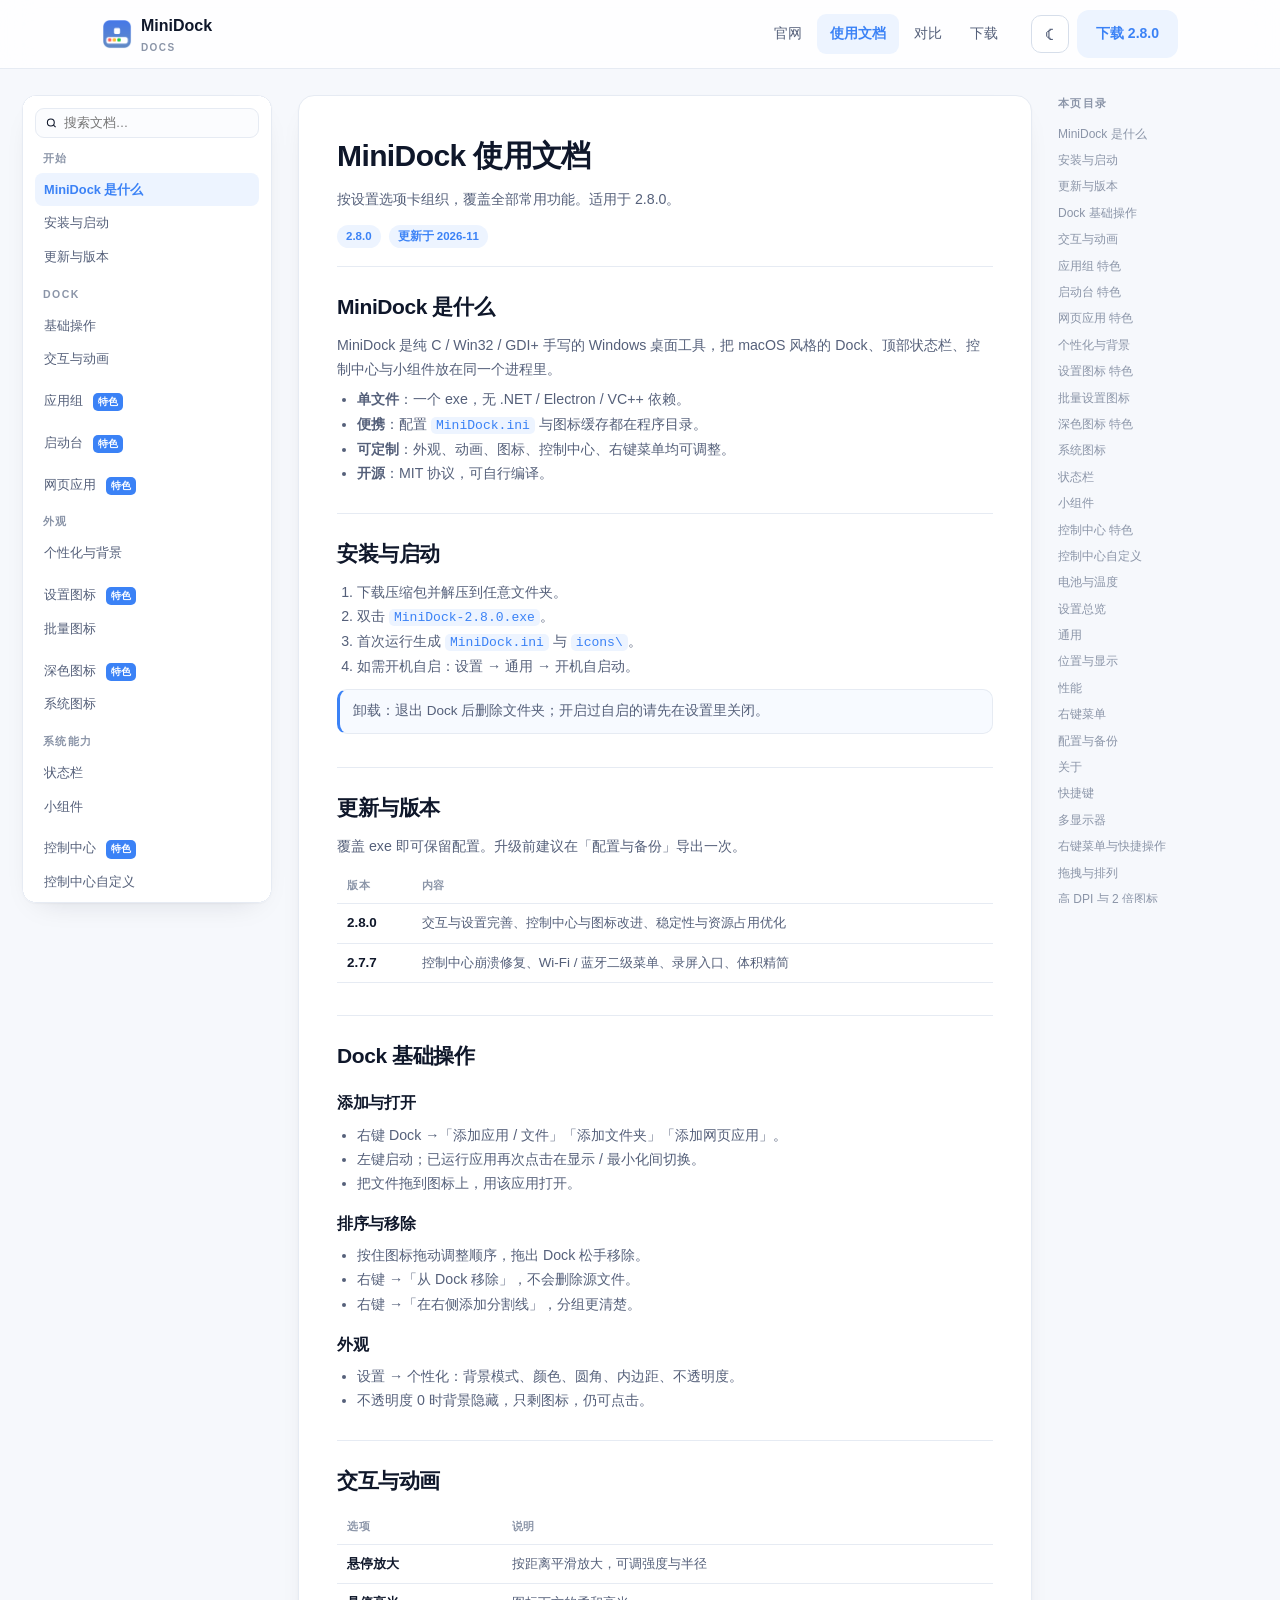
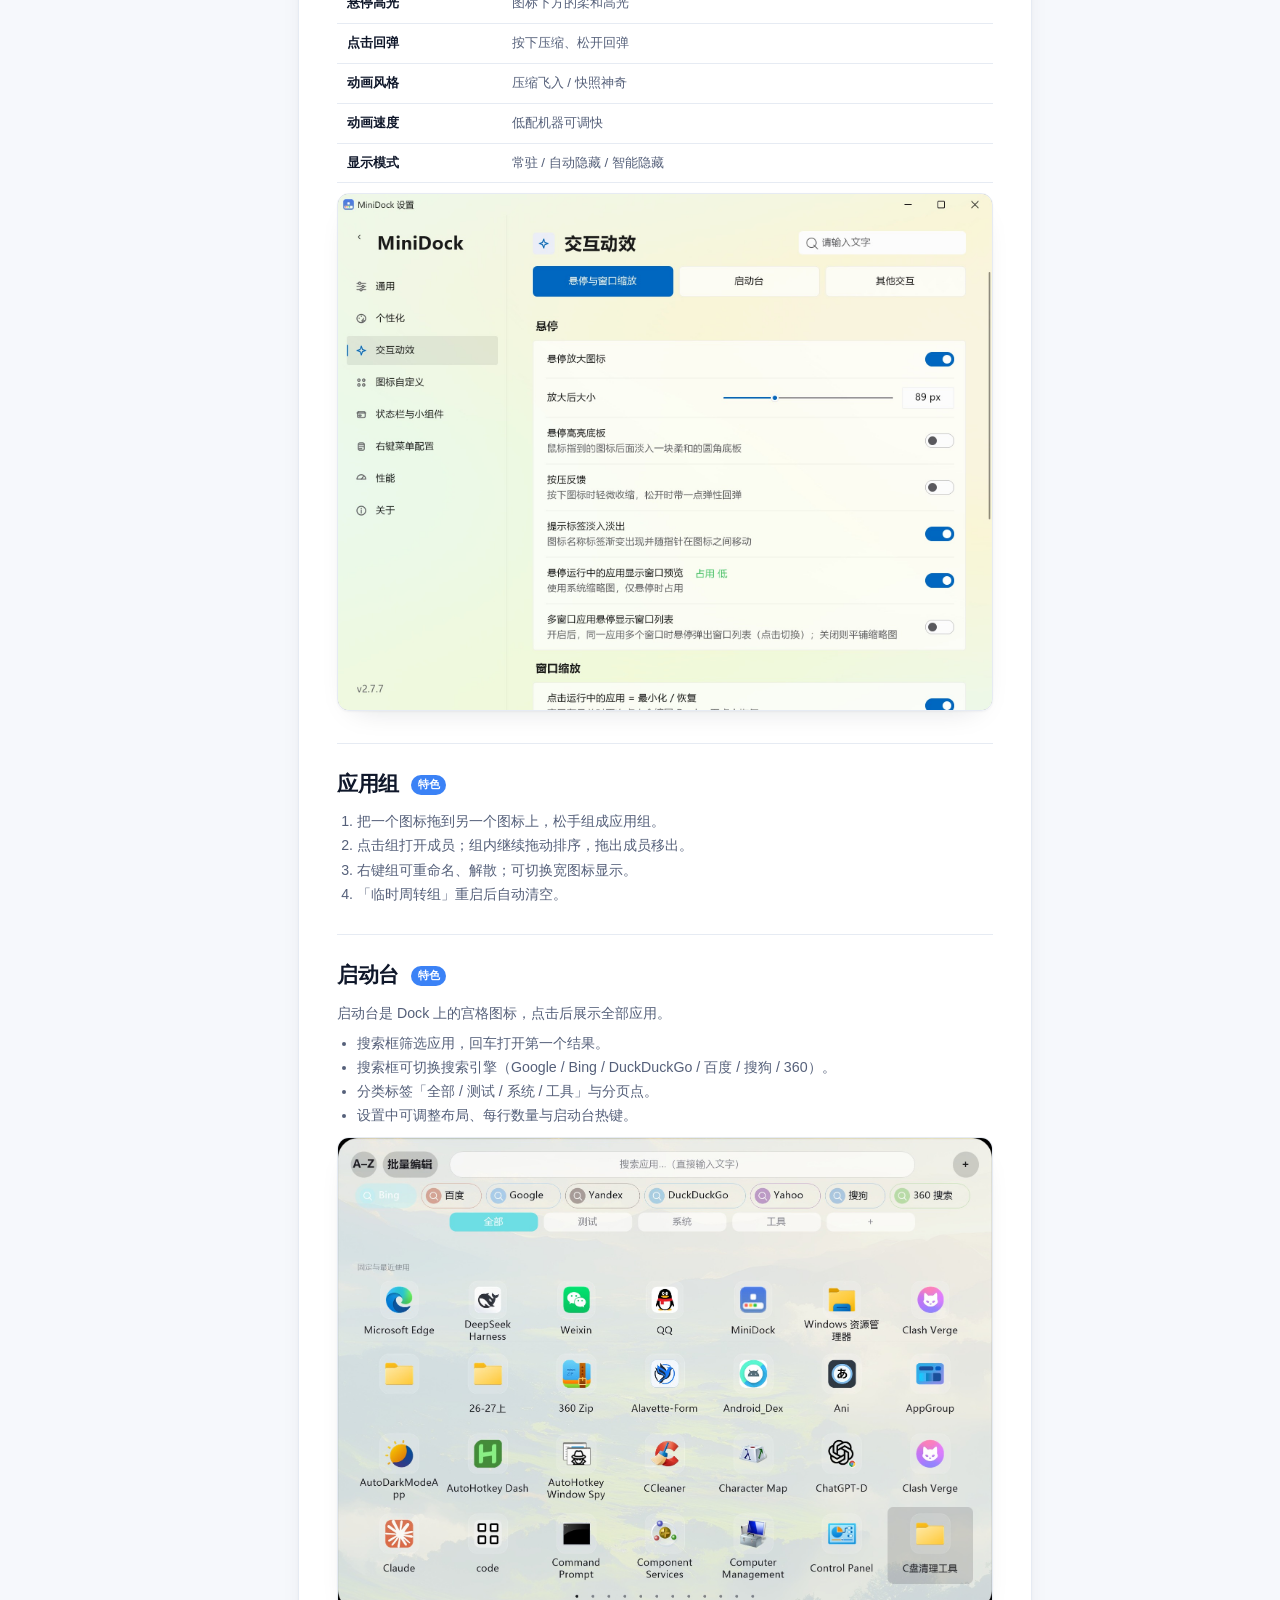
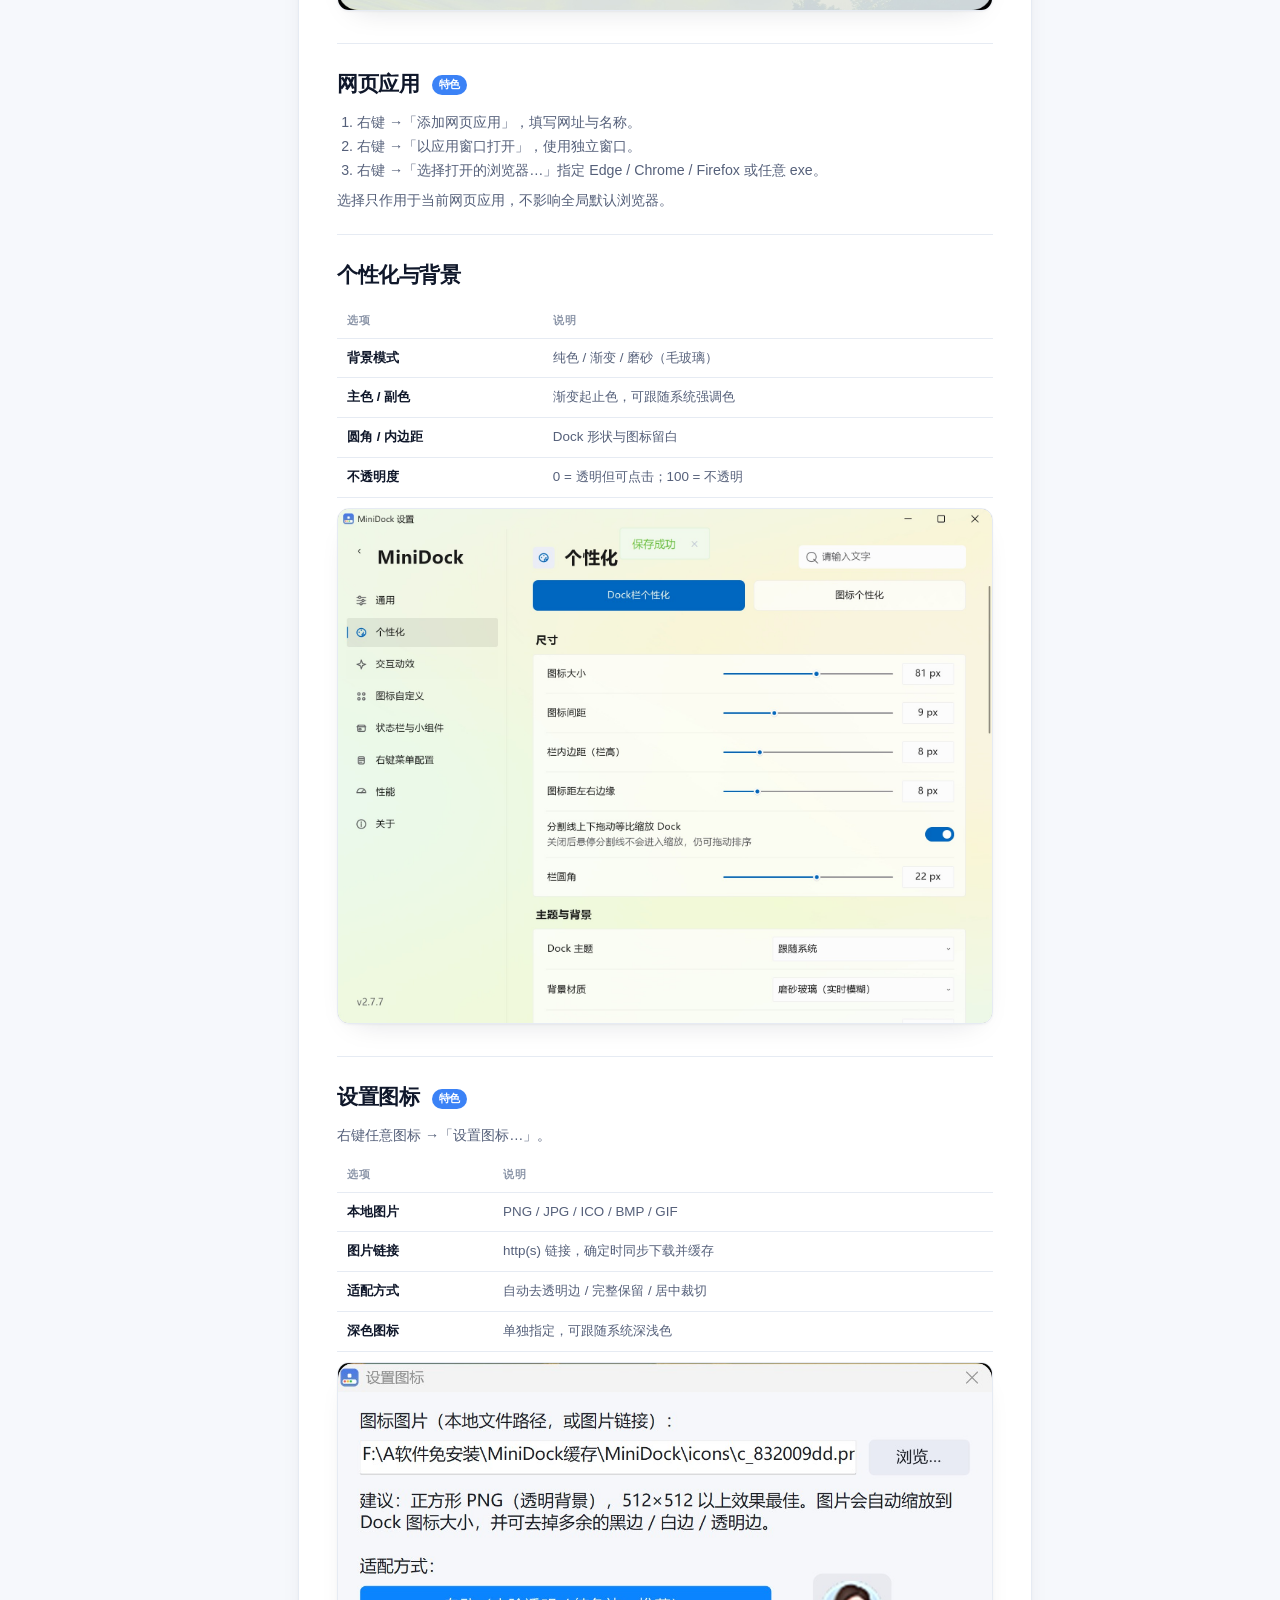
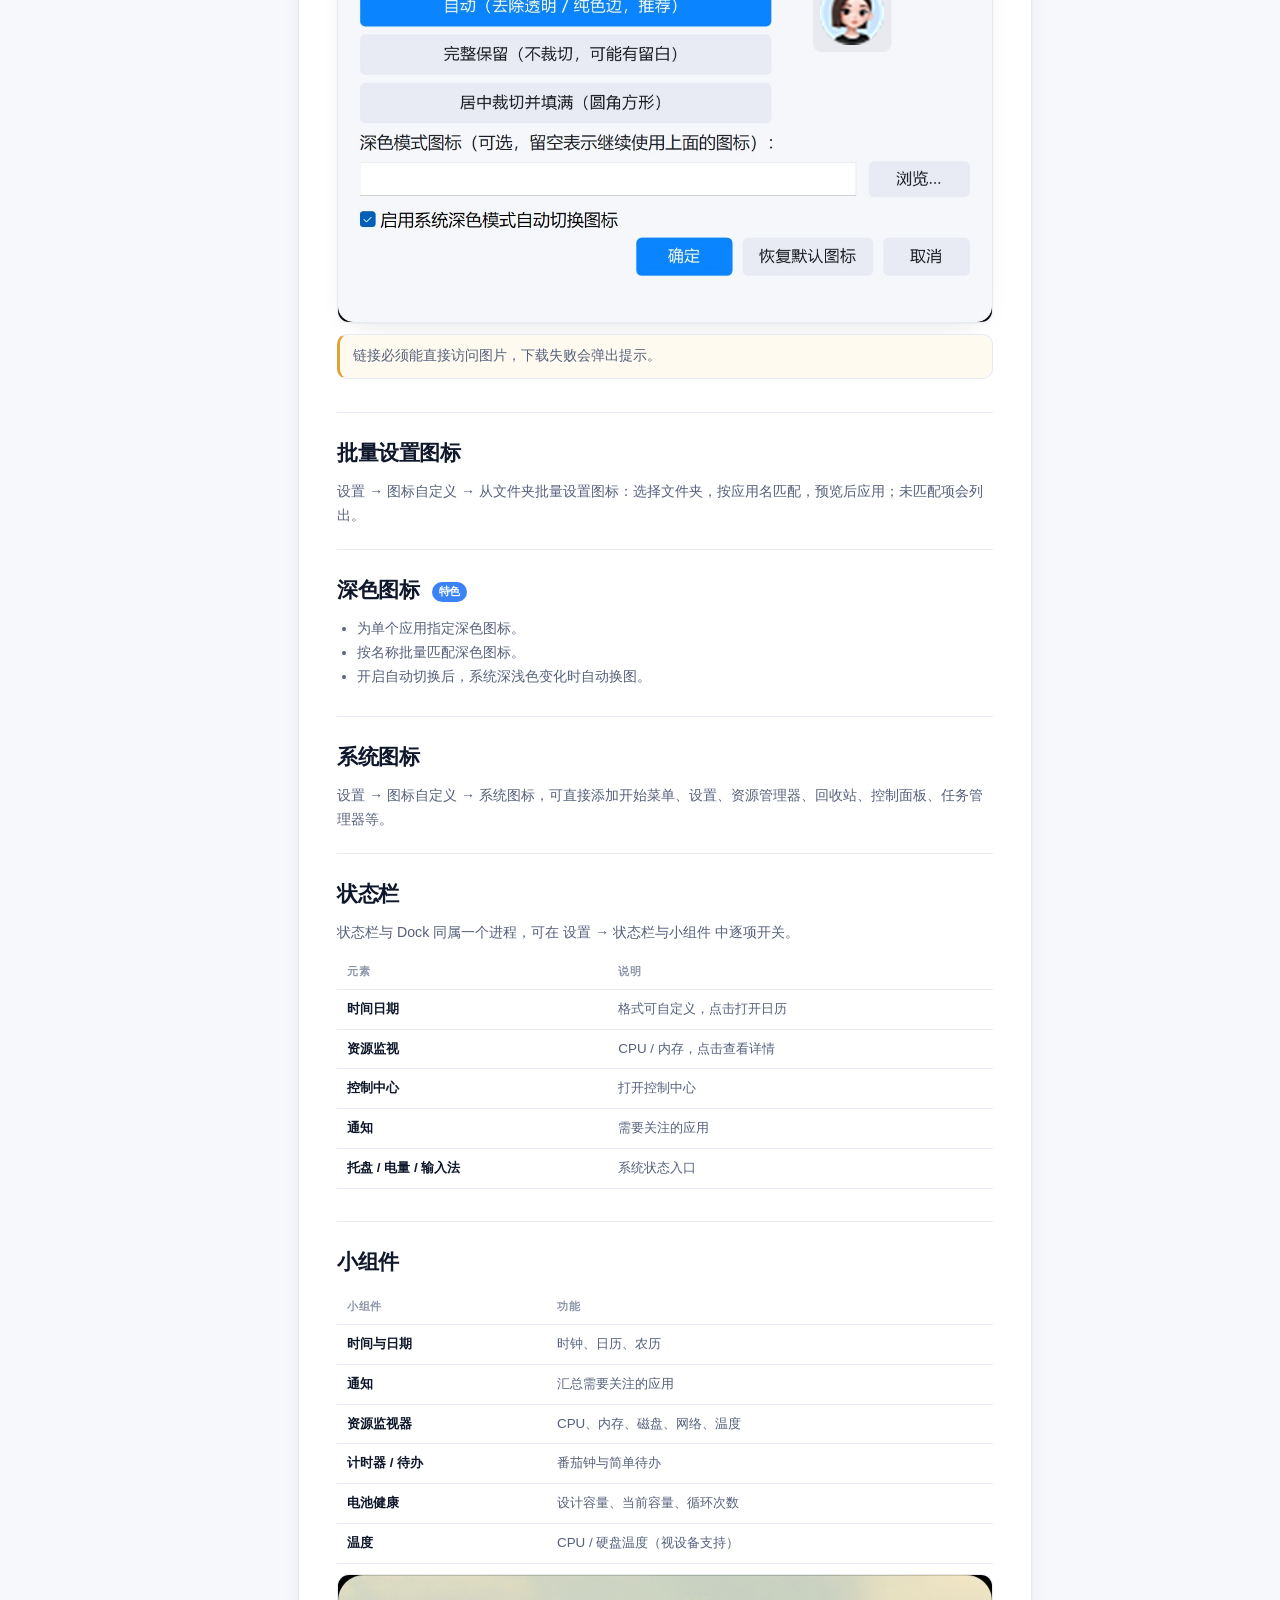
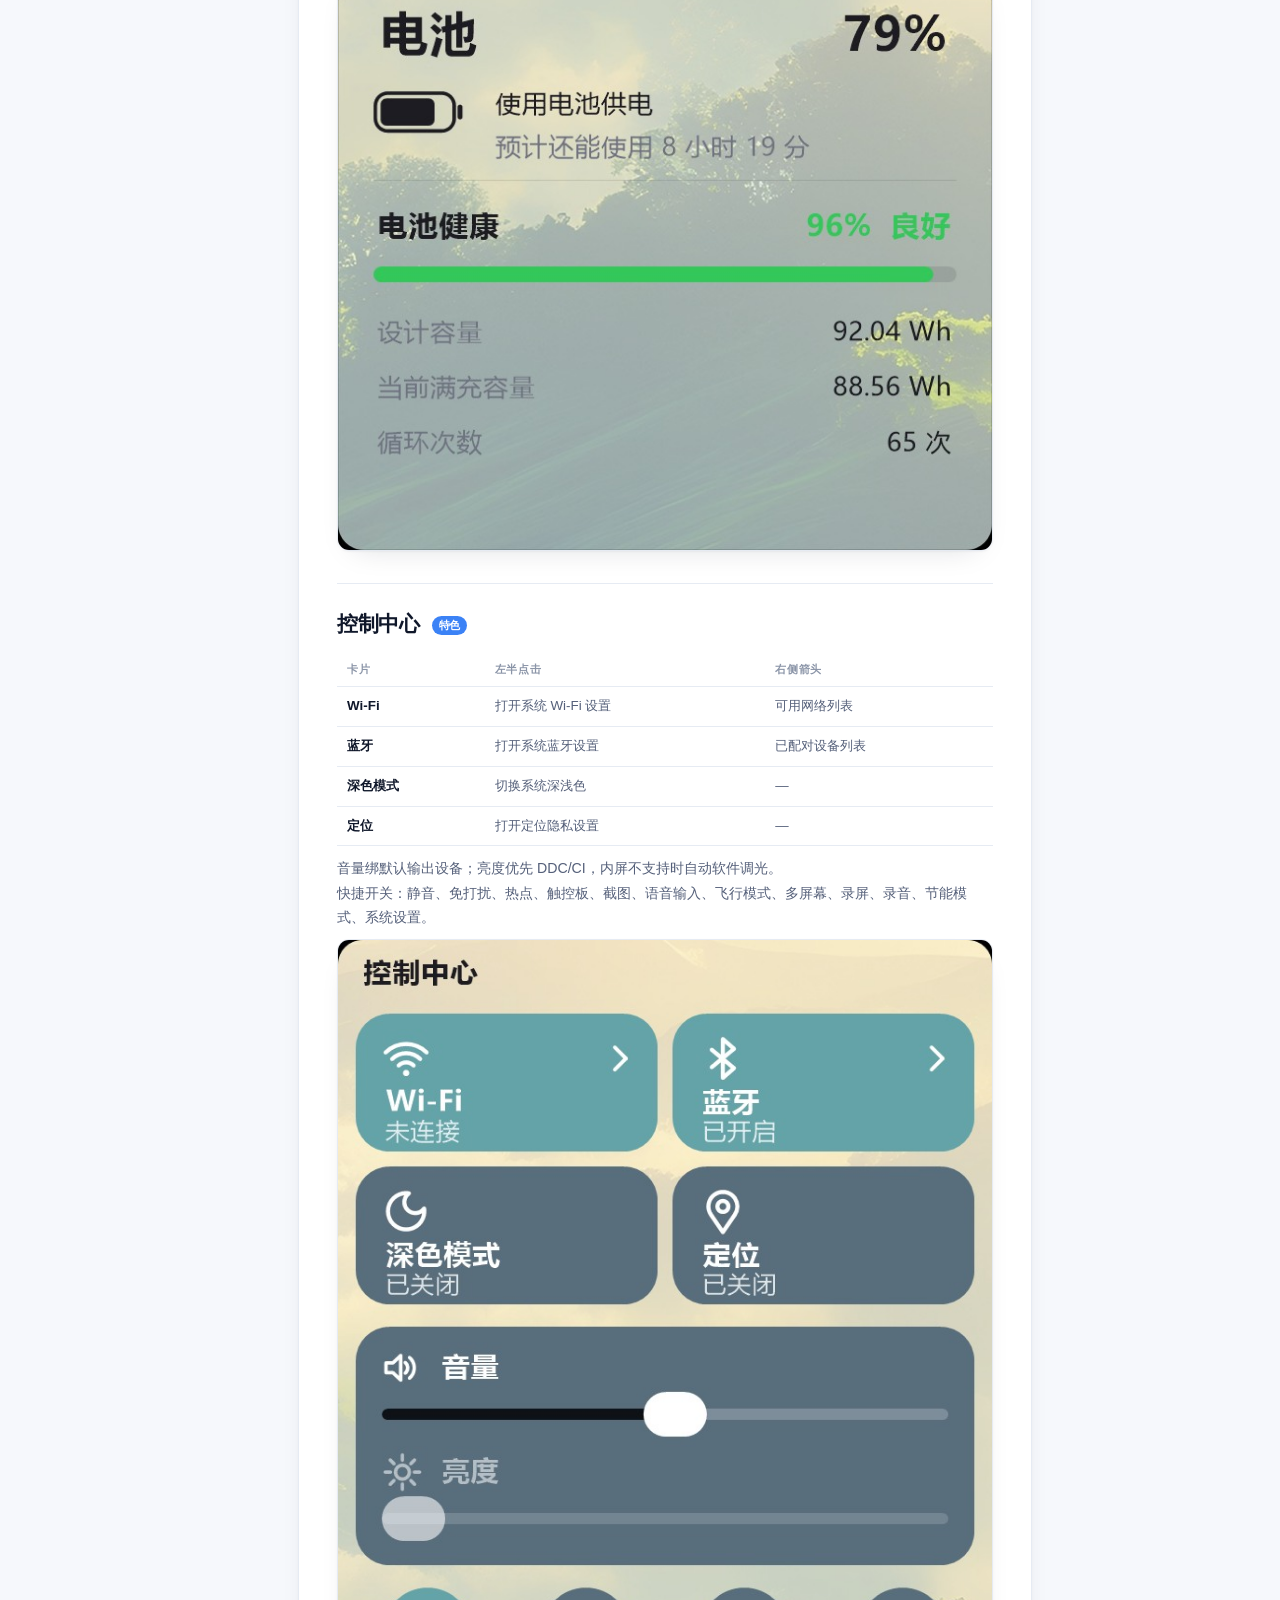
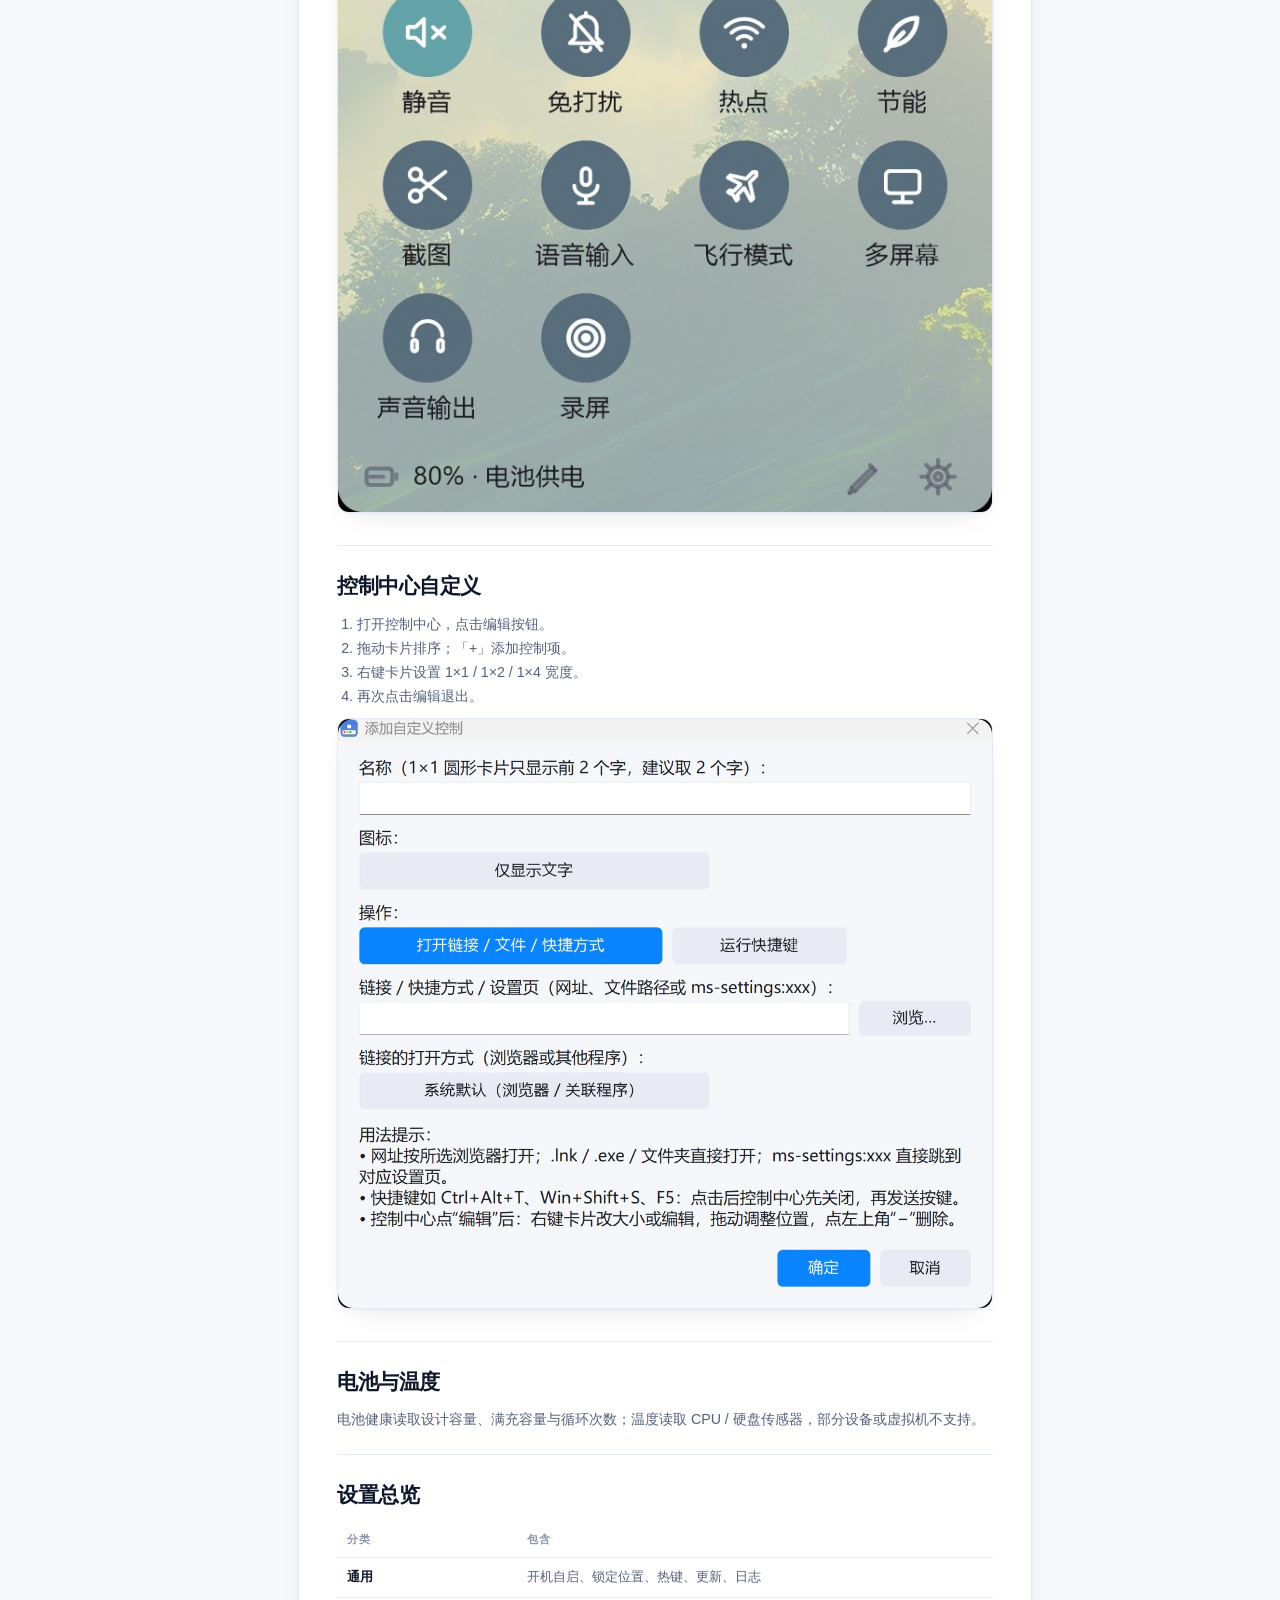
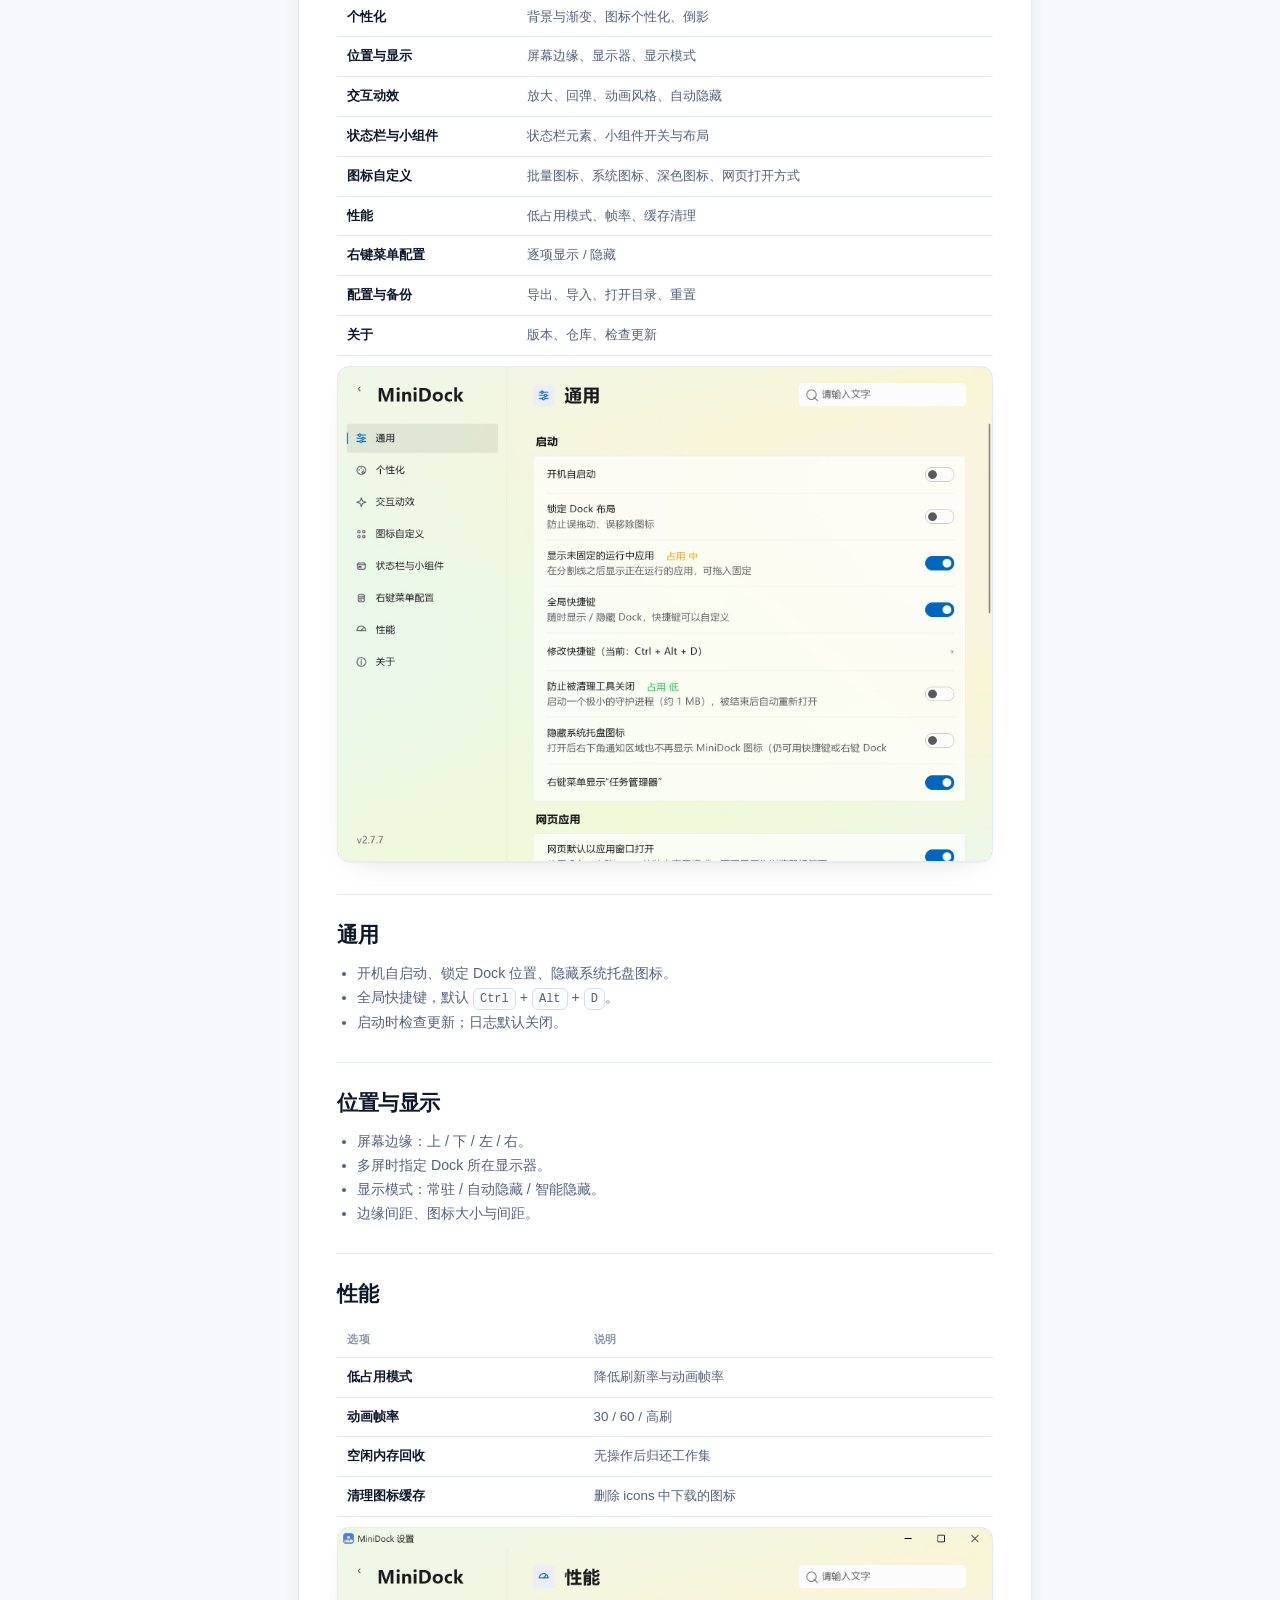
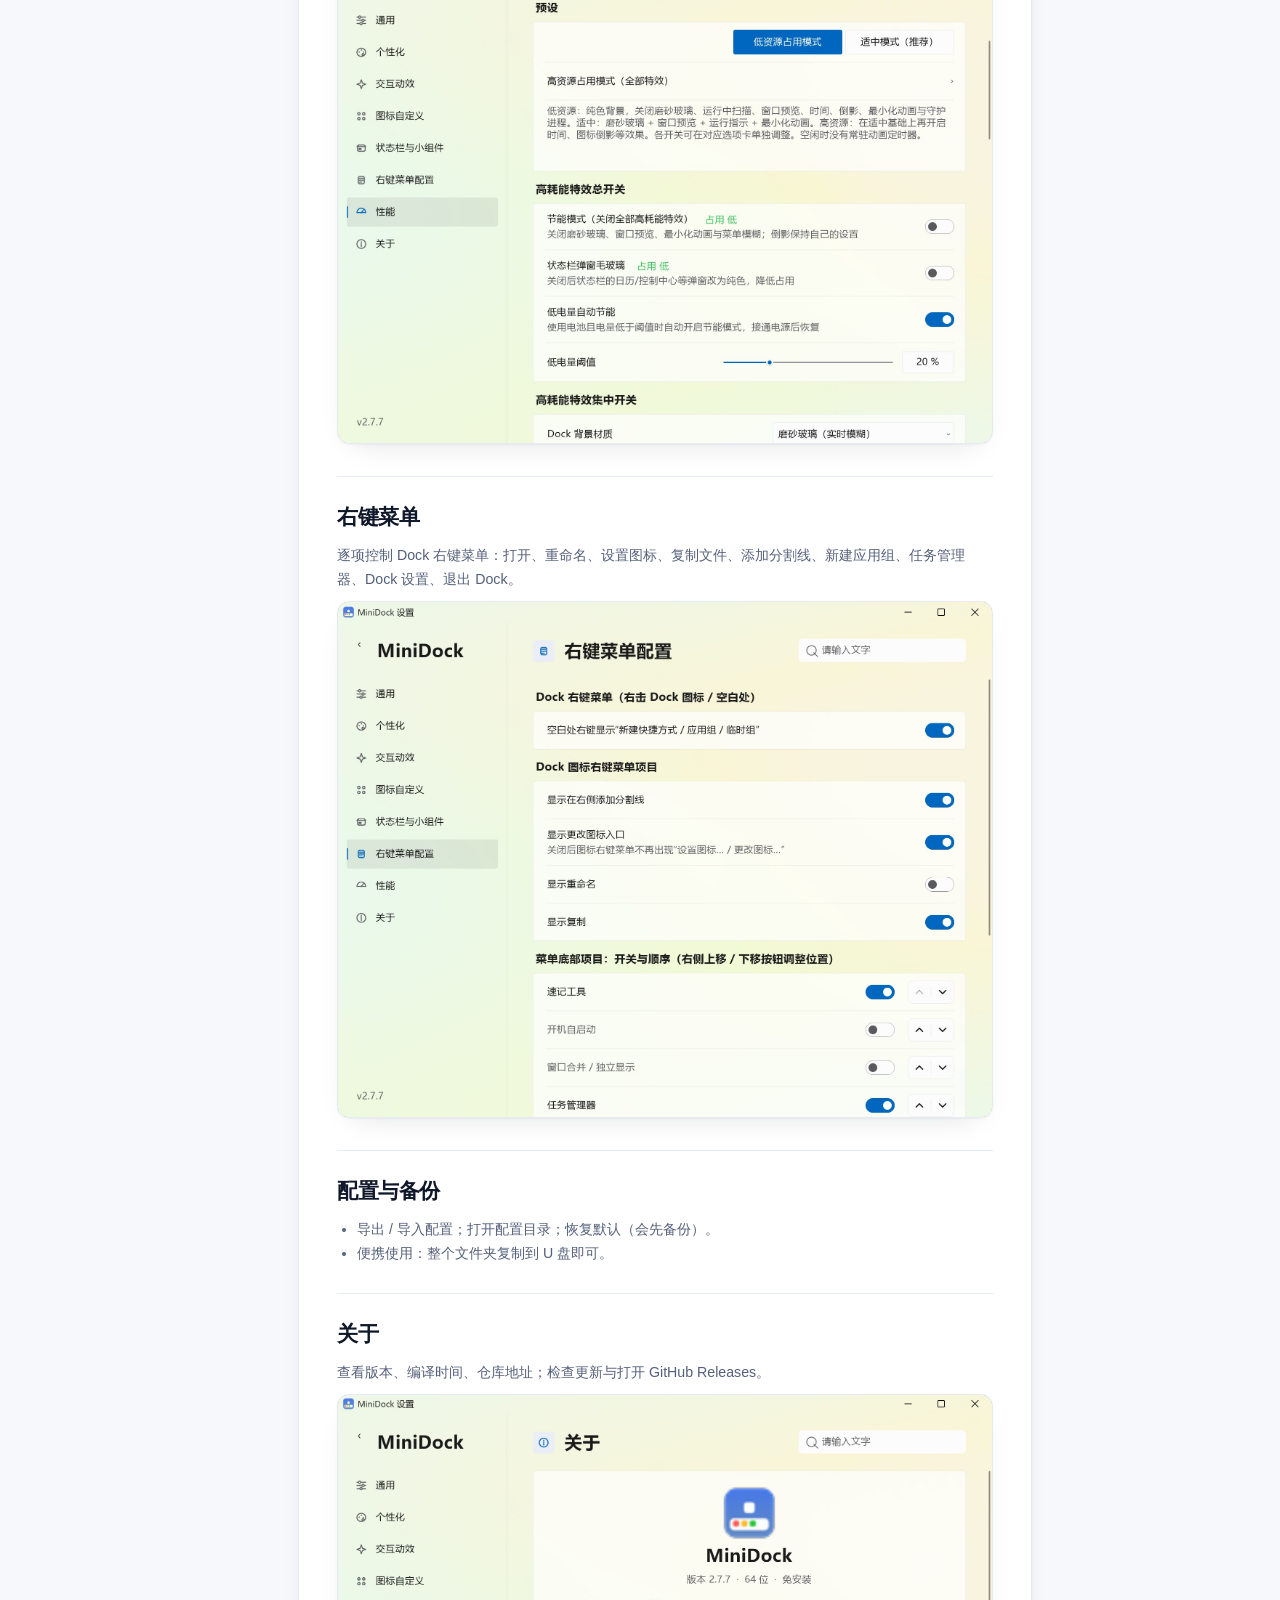
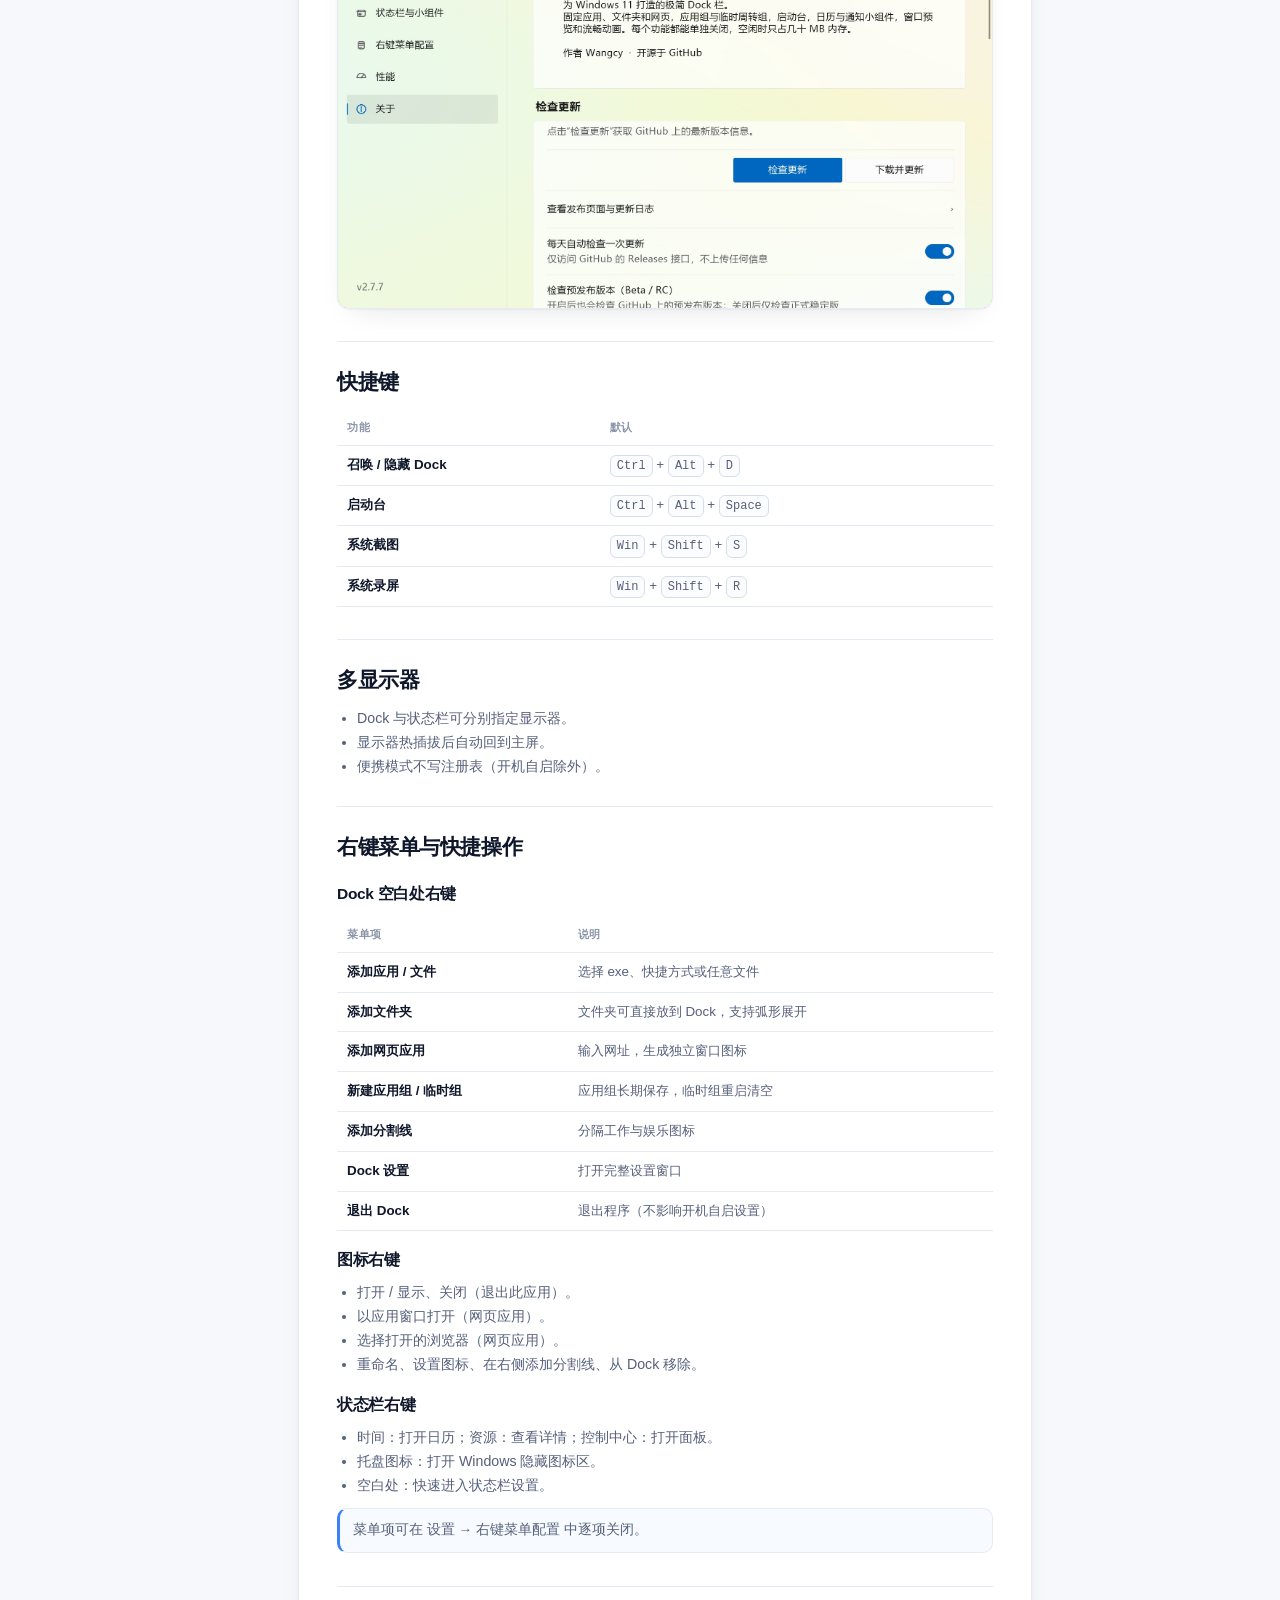
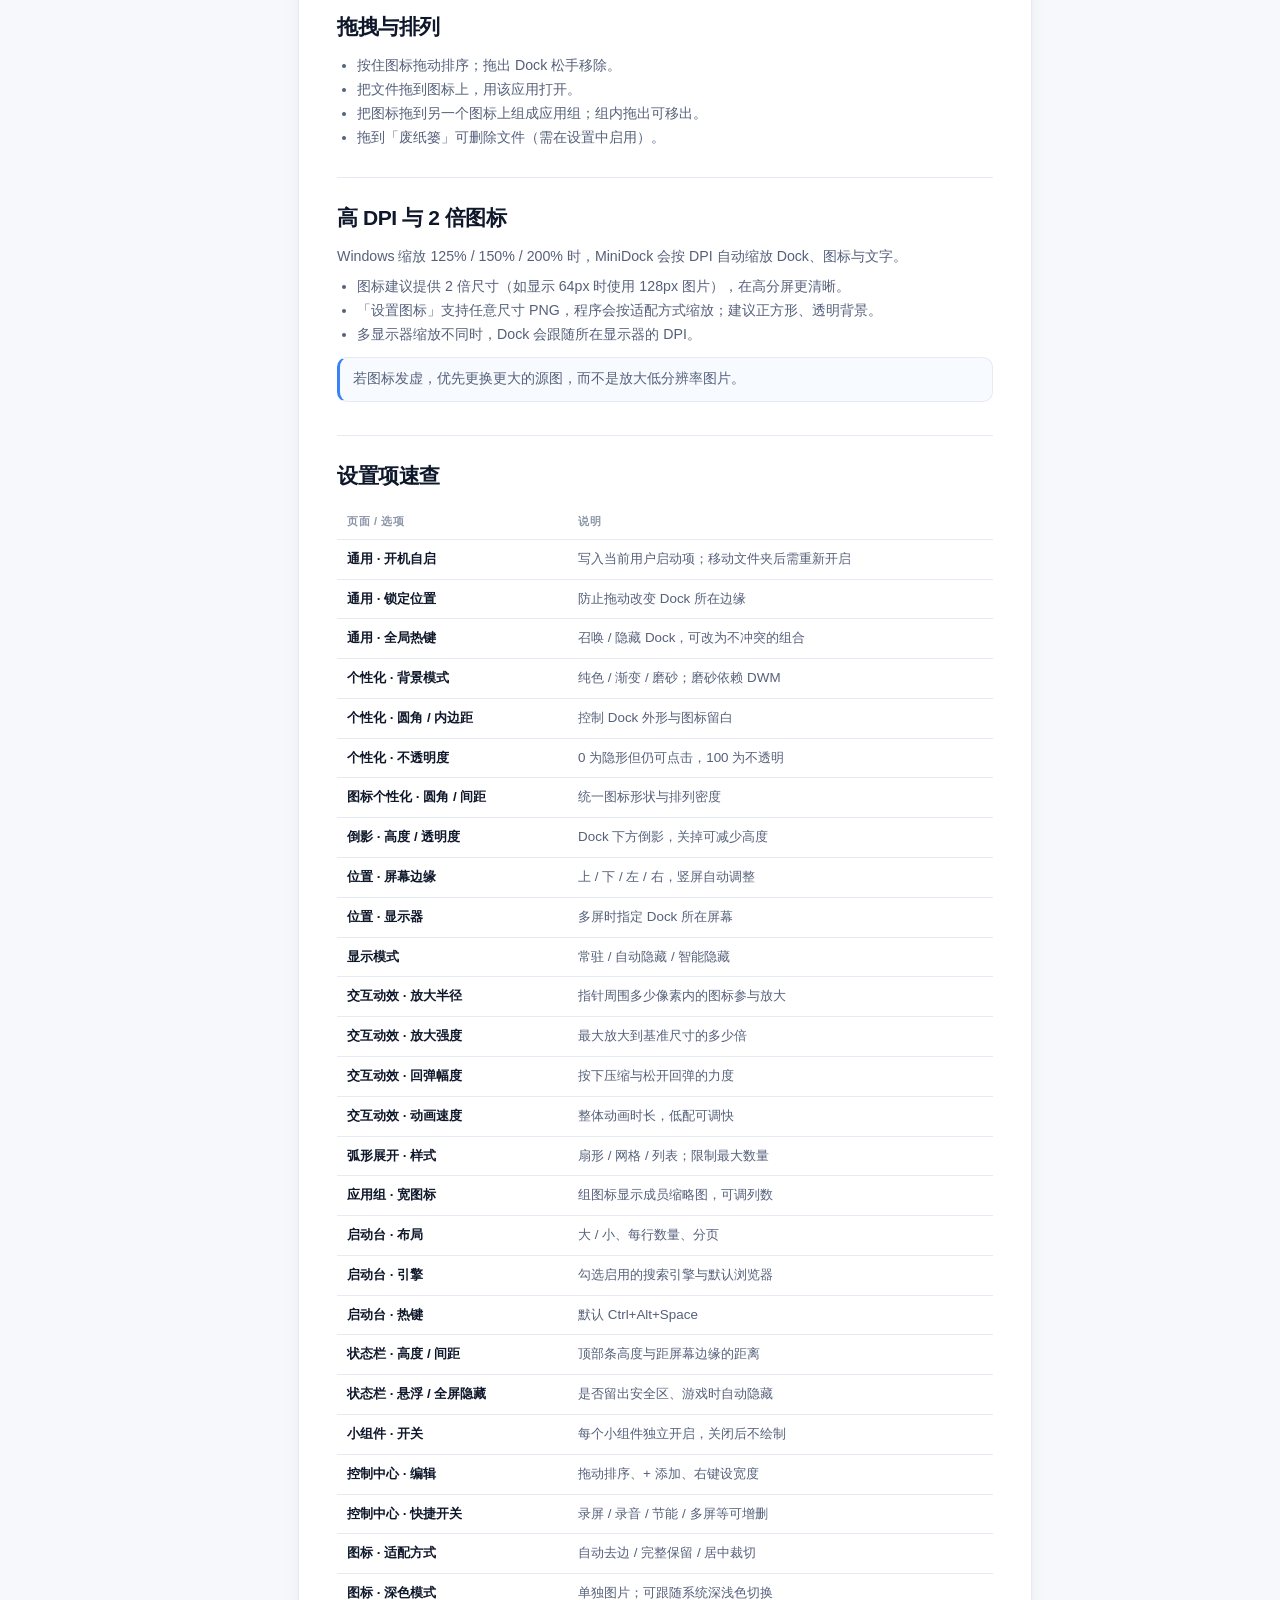
<file: assets/pages/docs.html>
<!DOCTYPE html>
<html lang="zh-CN">
<head>
<meta charset="UTF-8">
<meta name="viewport" content="width=device-width, initial-scale=1.0">
<title>MiniDock 使用文档</title>
<meta name="description" content="MiniDock 2.8.0 使用文档：Dock、控制中心、小组件、启动台、图标、应用组、性能与全部设置项。">
<link rel="icon" type="image/png" href="../ico/logo-128.png">
<link rel="stylesheet" href="../site.css">
</head>
<body class="docs-page"><svg width="0" height="0" style="position:absolute" aria-hidden="true"><defs>
<symbol id="i-moon" viewBox="0 0 24 24"><path d="M20 14.5A8.5 8.5 0 0 1 9.5 4 8.5 8.5 0 1 0 20 14.5z"/></symbol>
<symbol id="i-sun" viewBox="0 0 24 24"><circle cx="12" cy="12" r="4"/><path d="M12 2v2M12 20v2M2 12h2M20 12h2M5 5l1.5 1.5M17.5 17.5L19 19M19 5l-1.5 1.5M6.5 17.5L5 19"/></symbol>
</defs></svg>
<div class="progress" aria-hidden="true"></div>

<header class="nav">
  <div class="nav-in">
    <a class="brand" href="../../index.html"><img src="../ico/logo-128.png" alt="MiniDock"><span>MiniDock<small>DOCS</small></span></a>
    <nav class="nav-links">
      <a href="../../index.html">官网</a>
      <a class="on" href="docs.html">使用文档</a>
      <a href="compare.html">对比</a>
      <a href="download.html">下载</a>
    </nav>
    <div class="nav-act">
      <a class="btn btn-soft" href="download.html">下载 2.8.0</a>
      <button class="menu-btn" aria-label="菜单">☰</button>
    </div>
  </div>
</header>

<div class="docs-wrap">
  <aside class="side">
    <div class="search"><svg width="14" height="14" viewBox="0 0 24 24" fill="none" stroke="currentColor" stroke-width="2"><circle cx="11" cy="11" r="6.5"/><path d="M16 16l4 4"/></svg> <input type="search" placeholder="搜索文档…" aria-label="搜索"></div>

    <b>开始</b>
    <a href="#intro">MiniDock 是什么</a>
    <a href="#install">安装与启动</a>
    <a href="#update">更新与版本</a>

    <b>Dock</b>
    <a href="#dock">基础操作</a>
    <a href="#dock-anim">交互与动画</a>
    <a href="#app-group">应用组 <span class="tag">特色</span></a>
    <a href="#launchpad">启动台 <span class="tag">特色</span></a>
    <a href="#webapps">网页应用 <span class="tag">特色</span></a>

    <b>外观</b>
    <a href="#theme">个性化与背景</a>
    <a href="#icon-dialog">设置图标 <span class="tag">特色</span></a>
    <a href="#icon-batch">批量图标</a>
    <a href="#dark-icons">深色图标 <span class="tag">特色</span></a>
    <a href="#system-icons">系统图标</a>

    <b>系统能力</b>
    <a href="#statusbar">状态栏</a>
    <a href="#widgets">小组件</a>
    <a href="#control-center">控制中心 <span class="tag">特色</span></a>
    <a href="#cc-custom">控制中心自定义</a>
    <a href="#battery">电池与温度</a>

    <b>设置</b>
    <a href="#settings">设置总览</a>
    <a href="#general">通用</a>
    <a href="#position">位置与显示</a>
    <a href="#performance">性能</a>
    <a href="#menu">右键菜单</a>
    <a href="#backup">配置与备份</a>
    <a href="#about">关于</a>

    <b>更多</b>
    <a href="#hotkeys">快捷键</a>
    <a href="#multi">多显示器</a>
    <a href="#context-menu">右键与快捷操作</a>
    <a href="#drag">拖拽与排列</a>
    <a href="#hidpi">高 DPI 与 2x 图标</a>
    <a href="#settings-detail">设置项速查</a>
    <a href="#faq">常见问题</a>
  </aside>

  <main class="doc">
    <h1>MiniDock 使用文档</h1>
    <p class="sub">按设置选项卡组织，覆盖全部常用功能。适用于 2.8.0。</p>
    <div class="meta"><span>2.8.0</span><span>更新于 2026-11</span></div>

    <section id="intro">
      <h2>MiniDock 是什么</h2>
      <p>MiniDock 是纯 C / Win32 / GDI+ 手写的 Windows 桌面工具，把 macOS 风格的 Dock、顶部状态栏、控制中心与小组件放在同一个进程里。</p>
      <ul>
        <li><b>单文件</b>：一个 exe，无 .NET / Electron / VC++ 依赖。</li>
        <li><b>便携</b>：配置 <code>MiniDock.ini</code> 与图标缓存都在程序目录。</li>
        <li><b>可定制</b>：外观、动画、图标、控制中心、右键菜单均可调整。</li>
        <li><b>开源</b>：MIT 协议，可自行编译。</li>
      </ul>
    </section>

    <section id="install">
      <h2>安装与启动</h2>
      <ol>
        <li>下载压缩包并解压到任意文件夹。</li>
        <li>双击 <code>MiniDock-2.8.0.exe</code>。</li>
        <li>首次运行生成 <code>MiniDock.ini</code> 与 <code>icons\</code>。</li>
        <li>如需开机自启：设置 → 通用 → 开机自启动。</li>
      </ol>
      <div class="callout">卸载：退出 Dock 后删除文件夹；开启过自启的请先在设置里关闭。</div>
    </section>

    <section id="update">
      <h2>更新与版本</h2>
      <p>覆盖 exe 即可保留配置。升级前建议在「配置与备份」导出一次。</p>
      <table>
        <tr><th>版本</th><th>内容</th></tr>
        <tr><td>2.8.0</td><td>交互与设置完善、控制中心与图标改进、稳定性与资源占用优化</td></tr>
        <tr><td>2.7.7</td><td>控制中心崩溃修复、Wi‑Fi / 蓝牙二级菜单、录屏入口、体积精简</td></tr>
      </table>
    </section>

    <section id="dock">
      <h2>Dock 基础操作</h2>
      <h3>添加与打开</h3>
      <ul>
        <li>右键 Dock →「添加应用 / 文件」「添加文件夹」「添加网页应用」。</li>
        <li>左键启动；已运行应用再次点击在显示 / 最小化间切换。</li>
        <li>把文件拖到图标上，用该应用打开。</li>
      </ul>
      <h3>排序与移除</h3>
      <ul>
        <li>按住图标拖动调整顺序，拖出 Dock 松手移除。</li>
        <li>右键 →「从 Dock 移除」，不会删除源文件。</li>
        <li>右键 →「在右侧添加分割线」，分组更清楚。</li>
      </ul>
      <h3>外观</h3>
      <ul>
        <li>设置 → 个性化：背景模式、颜色、圆角、内边距、不透明度。</li>
        <li>不透明度 0 时背景隐藏，只剩图标，仍可点击。</li>
      </ul>
    </section>

    <section id="dock-anim">
      <h2>交互与动画</h2>
      <table>
        <tr><th>选项</th><th>说明</th></tr>
        <tr><td>悬停放大</td><td>按距离平滑放大，可调强度与半径</td></tr>
        <tr><td>悬停高光</td><td>图标下方的柔和高光</td></tr>
        <tr><td>点击回弹</td><td>按下压缩、松开回弹</td></tr>
        <tr><td>动画风格</td><td>压缩飞入 / 快照神奇</td></tr>
        <tr><td>动画速度</td><td>低配机器可调快</td></tr>
        <tr><td>显示模式</td><td>常驻 / 自动隐藏 / 智能隐藏</td></tr>
      </table>
      <img src="../shots/交互动效设置.jpg" alt="交互动效设置">
    </section>

    <section id="app-group">
      <h2>应用组 <span class="badge">特色</span></h2>
      <ol>
        <li>把一个图标拖到另一个图标上，松手组成应用组。</li>
        <li>点击组打开成员；组内继续拖动排序，拖出成员移出。</li>
        <li>右键组可重命名、解散；可切换宽图标显示。</li>
        <li>「临时周转组」重启后自动清空。</li>
      </ol>
    </section>

    <section id="launchpad">
      <h2>启动台 <span class="badge">特色</span></h2>
      <p>启动台是 Dock 上的宫格图标，点击后展示全部应用。</p>
      <ul>
        <li>搜索框筛选应用，回车打开第一个结果。</li>
        <li>搜索框可切换搜索引擎（Google / Bing / DuckDuckGo / 百度 / 搜狗 / 360）。</li>
        <li>分类标签「全部 / 测试 / 系统 / 工具」与分页点。</li>
        <li>设置中可调整布局、每行数量与启动台热键。</li>
      </ul>
      <img src="../shots/启动台.jpg" alt="启动台">
    </section>

    <section id="webapps">
      <h2>网页应用 <span class="badge">特色</span></h2>
      <ol>
        <li>右键 →「添加网页应用」，填写网址与名称。</li>
        <li>右键 →「以应用窗口打开」，使用独立窗口。</li>
        <li>右键 →「选择打开的浏览器…」指定 Edge / Chrome / Firefox 或任意 exe。</li>
      </ol>
      <p>选择只作用于当前网页应用，不影响全局默认浏览器。</p>
    </section>

    <section id="theme">
      <h2>个性化与背景</h2>
      <table>
        <tr><th>选项</th><th>说明</th></tr>
        <tr><td>背景模式</td><td>纯色 / 渐变 / 磨砂（毛玻璃）</td></tr>
        <tr><td>主色 / 副色</td><td>渐变起止色，可跟随系统强调色</td></tr>
        <tr><td>圆角 / 内边距</td><td>Dock 形状与图标留白</td></tr>
        <tr><td>不透明度</td><td>0 = 透明但可点击；100 = 不透明</td></tr>
      </table>
      <img src="../shots/个性化设置.jpg" alt="个性化设置">
    </section>

    <section id="icon-dialog">
      <h2>设置图标 <span class="badge">特色</span></h2>
      <p>右键任意图标 →「设置图标…」。</p>
      <table>
        <tr><th>选项</th><th>说明</th></tr>
        <tr><td>本地图片</td><td>PNG / JPG / ICO / BMP / GIF</td></tr>
        <tr><td>图片链接</td><td>http(s) 链接，确定时同步下载并缓存</td></tr>
        <tr><td>适配方式</td><td>自动去透明边 / 完整保留 / 居中裁切</td></tr>
        <tr><td>深色图标</td><td>单独指定，可跟随系统深浅色</td></tr>
      </table>
      <img src="../shots/设置图标.jpg" alt="设置图标">
      <div class="callout warn">链接必须能直接访问图片，下载失败会弹出提示。</div>
    </section>

    <section id="icon-batch">
      <h2>批量设置图标</h2>
      <p>设置 → 图标自定义 → 从文件夹批量设置图标：选择文件夹，按应用名匹配，预览后应用；未匹配项会列出。</p>
    </section>

    <section id="dark-icons">
      <h2>深色图标 <span class="badge">特色</span></h2>
      <ul>
        <li>为单个应用指定深色图标。</li>
        <li>按名称批量匹配深色图标。</li>
        <li>开启自动切换后，系统深浅色变化时自动换图。</li>
      </ul>
    </section>

    <section id="system-icons">
      <h2>系统图标</h2>
      <p>设置 → 图标自定义 → 系统图标，可直接添加开始菜单、设置、资源管理器、回收站、控制面板、任务管理器等。</p>
    </section>

    <section id="statusbar">
      <h2>状态栏</h2>
      <p>状态栏与 Dock 同属一个进程，可在 设置 → 状态栏与小组件 中逐项开关。</p>
      <table>
        <tr><th>元素</th><th>说明</th></tr>
        <tr><td>时间日期</td><td>格式可自定义，点击打开日历</td></tr>
        <tr><td>资源监视</td><td>CPU / 内存，点击查看详情</td></tr>
        <tr><td>控制中心</td><td>打开控制中心</td></tr>
        <tr><td>通知</td><td>需要关注的应用</td></tr>
        <tr><td>托盘 / 电量 / 输入法</td><td>系统状态入口</td></tr>
      </table>
    </section>

    <section id="widgets">
      <h2>小组件</h2>
      <table>
        <tr><th>小组件</th><th>功能</th></tr>
        <tr><td>时间与日期</td><td>时钟、日历、农历</td></tr>
        <tr><td>通知</td><td>汇总需要关注的应用</td></tr>
        <tr><td>资源监视器</td><td>CPU、内存、磁盘、网络、温度</td></tr>
        <tr><td>计时器 / 待办</td><td>番茄钟与简单待办</td></tr>
        <tr><td>电池健康</td><td>设计容量、当前容量、循环次数</td></tr>
        <tr><td>温度</td><td>CPU / 硬盘温度（视设备支持）</td></tr>
      </table>
      <img src="../shots/电池健康.jpg" alt="电池健康">
    </section>

    <section id="control-center">
      <h2>控制中心 <span class="badge">特色</span></h2>
      <table>
        <tr><th>卡片</th><th>左半点击</th><th>右侧箭头</th></tr>
        <tr><td>Wi‑Fi</td><td>打开系统 Wi‑Fi 设置</td><td>可用网络列表</td></tr>
        <tr><td>蓝牙</td><td>打开系统蓝牙设置</td><td>已配对设备列表</td></tr>
        <tr><td>深色模式</td><td>切换系统深浅色</td><td>—</td></tr>
        <tr><td>定位</td><td>打开定位隐私设置</td><td>—</td></tr>
      </table>
      <p>音量绑默认输出设备；亮度优先 DDC/CI，内屏不支持时自动软件调光。</p>
      <p>快捷开关：静音、免打扰、热点、触控板、截图、语音输入、飞行模式、多屏幕、录屏、录音、节能模式、系统设置。</p>
      <img src="../shots/控制中心.jpg" alt="控制中心">
    </section>

    <section id="cc-custom">
      <h2>控制中心自定义</h2>
      <ol>
        <li>打开控制中心，点击编辑按钮。</li>
        <li>拖动卡片排序；「+」添加控制项。</li>
        <li>右键卡片设置 1×1 / 1×2 / 1×4 宽度。</li>
        <li>再次点击编辑退出。</li>
      </ol>
      <img src="../shots/控制中心自定义设置.jpg" alt="控制中心自定义">
    </section>

    <section id="battery">
      <h2>电池与温度</h2>
      <p>电池健康读取设计容量、满充容量与循环次数；温度读取 CPU / 硬盘传感器，部分设备或虚拟机不支持。</p>
    </section>

    <section id="settings">
      <h2>设置总览</h2>
      <table>
        <tr><th>分类</th><th>包含</th></tr>
        <tr><td>通用</td><td>开机自启、锁定位置、热键、更新、日志</td></tr>
        <tr><td>个性化</td><td>背景与渐变、图标个性化、倒影</td></tr>
        <tr><td>位置与显示</td><td>屏幕边缘、显示器、显示模式</td></tr>
        <tr><td>交互动效</td><td>放大、回弹、动画风格、自动隐藏</td></tr>
        <tr><td>状态栏与小组件</td><td>状态栏元素、小组件开关与布局</td></tr>
        <tr><td>图标自定义</td><td>批量图标、系统图标、深色图标、网页打开方式</td></tr>
        <tr><td>性能</td><td>低占用模式、帧率、缓存清理</td></tr>
        <tr><td>右键菜单配置</td><td>逐项显示 / 隐藏</td></tr>
        <tr><td>配置与备份</td><td>导出、导入、打开目录、重置</td></tr>
        <tr><td>关于</td><td>版本、仓库、检查更新</td></tr>
      </table>
      <img src="../shots/通用设置.jpg" alt="通用设置">
    </section>

    <section id="general">
      <h2>通用</h2>
      <ul>
        <li>开机自启动、锁定 Dock 位置、隐藏系统托盘图标。</li>
        <li>全局快捷键，默认 <kbd>Ctrl</kbd> + <kbd>Alt</kbd> + <kbd>D</kbd>。</li>
        <li>启动时检查更新；日志默认关闭。</li>
      </ul>
    </section>

    <section id="position">
      <h2>位置与显示</h2>
      <ul>
        <li>屏幕边缘：上 / 下 / 左 / 右。</li>
        <li>多屏时指定 Dock 所在显示器。</li>
        <li>显示模式：常驻 / 自动隐藏 / 智能隐藏。</li>
        <li>边缘间距、图标大小与间距。</li>
      </ul>
    </section>

    <section id="performance">
      <h2>性能</h2>
      <table>
        <tr><th>选项</th><th>说明</th></tr>
        <tr><td>低占用模式</td><td>降低刷新率与动画帧率</td></tr>
        <tr><td>动画帧率</td><td>30 / 60 / 高刷</td></tr>
        <tr><td>空闲内存回收</td><td>无操作后归还工作集</td></tr>
        <tr><td>清理图标缓存</td><td>删除 icons 中下载的图标</td></tr>
      </table>
      <img src="../shots/性能设置.jpg" alt="性能设置">
    </section>

    <section id="menu">
      <h2>右键菜单</h2>
      <p>逐项控制 Dock 右键菜单：打开、重命名、设置图标、复制文件、添加分割线、新建应用组、任务管理器、Dock 设置、退出 Dock。</p>
      <img src="../shots/右键菜单设置.jpg" alt="右键菜单设置">
    </section>

    <section id="backup">
      <h2>配置与备份</h2>
      <ul>
        <li>导出 / 导入配置；打开配置目录；恢复默认（会先备份）。</li>
        <li>便携使用：整个文件夹复制到 U 盘即可。</li>
      </ul>
    </section>

    <section id="about">
      <h2>关于</h2>
      <p>查看版本、编译时间、仓库地址；检查更新与打开 GitHub Releases。</p>
      <img src="../shots/关于设置.jpg" alt="关于">
    </section>

    <section id="hotkeys">
      <h2>快捷键</h2>
      <table>
        <tr><th>功能</th><th>默认</th></tr>
        <tr><td>召唤 / 隐藏 Dock</td><td><kbd>Ctrl</kbd> + <kbd>Alt</kbd> + <kbd>D</kbd></td></tr>
        <tr><td>启动台</td><td><kbd>Ctrl</kbd> + <kbd>Alt</kbd> + <kbd>Space</kbd></td></tr>
        <tr><td>系统截图</td><td><kbd>Win</kbd> + <kbd>Shift</kbd> + <kbd>S</kbd></td></tr>
        <tr><td>系统录屏</td><td><kbd>Win</kbd> + <kbd>Shift</kbd> + <kbd>R</kbd></td></tr>
      </table>
    </section>

    <section id="multi">
      <h2>多显示器</h2>
      <ul>
        <li>Dock 与状态栏可分别指定显示器。</li>
        <li>显示器热插拔后自动回到主屏。</li>
        <li>便携模式不写注册表（开机自启除外）。</li>
      </ul>
    </section>


    <section id="context-menu">
      <h2>右键菜单与快捷操作</h2>
      <h3>Dock 空白处右键</h3>
      <table>
        <tr><th>菜单项</th><th>说明</th></tr>
        <tr><td>添加应用 / 文件</td><td>选择 exe、快捷方式或任意文件</td></tr>
        <tr><td>添加文件夹</td><td>文件夹可直接放到 Dock，支持弧形展开</td></tr>
        <tr><td>添加网页应用</td><td>输入网址，生成独立窗口图标</td></tr>
        <tr><td>新建应用组 / 临时组</td><td>应用组长期保存，临时组重启清空</td></tr>
        <tr><td>添加分割线</td><td>分隔工作与娱乐图标</td></tr>
        <tr><td>Dock 设置</td><td>打开完整设置窗口</td></tr>
        <tr><td>退出 Dock</td><td>退出程序（不影响开机自启设置）</td></tr>
      </table>
      <h3>图标右键</h3>
      <ul>
        <li>打开 / 显示、关闭（退出此应用）。</li>
        <li>以应用窗口打开（网页应用）。</li>
        <li>选择打开的浏览器（网页应用）。</li>
        <li>重命名、设置图标、在右侧添加分割线、从 Dock 移除。</li>
      </ul>
      <h3>状态栏右键</h3>
      <ul>
        <li>时间：打开日历；资源：查看详情；控制中心：打开面板。</li>
        <li>托盘图标：打开 Windows 隐藏图标区。</li>
        <li>空白处：快速进入状态栏设置。</li>
      </ul>
      <div class="callout">菜单项可在 设置 → 右键菜单配置 中逐项关闭。</div>
    </section>

    <section id="drag">
      <h2>拖拽与排列</h2>
      <ul>
        <li>按住图标拖动排序；拖出 Dock 松手移除。</li>
        <li>把文件拖到图标上，用该应用打开。</li>
        <li>把图标拖到另一个图标上组成应用组；组内拖出可移出。</li>
        <li>拖到「废纸篓」可删除文件（需在设置中启用）。</li>
      </ul>
    </section>

    <section id="hidpi">
      <h2>高 DPI 与 2 倍图标</h2>
      <p>Windows 缩放 125% / 150% / 200% 时，MiniDock 会按 DPI 自动缩放 Dock、图标与文字。</p>
      <ul>
        <li>图标建议提供 2 倍尺寸（如显示 64px 时使用 128px 图片），在高分屏更清晰。</li>
        <li>「设置图标」支持任意尺寸 PNG，程序会按适配方式缩放；建议正方形、透明背景。</li>
        <li>多显示器缩放不同时，Dock 会跟随所在显示器的 DPI。</li>
      </ul>
      <div class="callout">若图标发虚，优先更换更大的源图，而不是放大低分辨率图片。</div>
    </section>
    <section id="settings-detail">
      <h2>设置项速查</h2>
      <table>
        <tr><th>页面 / 选项</th><th>说明</th></tr>
        <tr><td>通用 · 开机自启</td><td>写入当前用户启动项；移动文件夹后需重新开启</td></tr>
        <tr><td>通用 · 锁定位置</td><td>防止拖动改变 Dock 所在边缘</td></tr>
        <tr><td>通用 · 全局热键</td><td>召唤 / 隐藏 Dock，可改为不冲突的组合</td></tr>
        <tr><td>个性化 · 背景模式</td><td>纯色 / 渐变 / 磨砂；磨砂依赖 DWM</td></tr>
        <tr><td>个性化 · 圆角 / 内边距</td><td>控制 Dock 外形与图标留白</td></tr>
        <tr><td>个性化 · 不透明度</td><td>0 为隐形但仍可点击，100 为不透明</td></tr>
        <tr><td>图标个性化 · 圆角 / 间距</td><td>统一图标形状与排列密度</td></tr>
        <tr><td>倒影 · 高度 / 透明度</td><td>Dock 下方倒影，关掉可减少高度</td></tr>
        <tr><td>位置 · 屏幕边缘</td><td>上 / 下 / 左 / 右，竖屏自动调整</td></tr>
        <tr><td>位置 · 显示器</td><td>多屏时指定 Dock 所在屏幕</td></tr>
        <tr><td>显示模式</td><td>常驻 / 自动隐藏 / 智能隐藏</td></tr>
        <tr><td>交互动效 · 放大半径</td><td>指针周围多少像素内的图标参与放大</td></tr>
        <tr><td>交互动效 · 放大强度</td><td>最大放大到基准尺寸的多少倍</td></tr>
        <tr><td>交互动效 · 回弹幅度</td><td>按下压缩与松开回弹的力度</td></tr>
        <tr><td>交互动效 · 动画速度</td><td>整体动画时长，低配可调快</td></tr>
        <tr><td>弧形展开 · 样式</td><td>扇形 / 网格 / 列表；限制最大数量</td></tr>
        <tr><td>应用组 · 宽图标</td><td>组图标显示成员缩略图，可调列数</td></tr>
        <tr><td>启动台 · 布局</td><td>大 / 小、每行数量、分页</td></tr>
        <tr><td>启动台 · 引擎</td><td>勾选启用的搜索引擎与默认浏览器</td></tr>
        <tr><td>启动台 · 热键</td><td>默认 Ctrl+Alt+Space</td></tr>
        <tr><td>状态栏 · 高度 / 间距</td><td>顶部条高度与距屏幕边缘的距离</td></tr>
        <tr><td>状态栏 · 悬浮 / 全屏隐藏</td><td>是否留出安全区、游戏时自动隐藏</td></tr>
        <tr><td>小组件 · 开关</td><td>每个小组件独立开启，关闭后不绘制</td></tr>
        <tr><td>控制中心 · 编辑</td><td>拖动排序、+ 添加、右键设宽度</td></tr>
        <tr><td>控制中心 · 快捷开关</td><td>录屏 / 录音 / 节能 / 多屏等可增删</td></tr>
        <tr><td>图标 · 适配方式</td><td>自动去边 / 完整保留 / 居中裁切</td></tr>
        <tr><td>图标 · 深色模式</td><td>单独图片；可跟随系统深浅色切换</td></tr>
        <tr><td>网页应用 · 浏览器</td><td>默认 / Edge / Chrome / Firefox / 自定义 exe</td></tr>
        <tr><td>性能 · 低占用模式</td><td>降低刷新率与动画帧率</td></tr>
        <tr><td>性能 · 空闲回收</td><td>无操作后归还工作集，降低内存</td></tr>
        <tr><td>右键菜单 · 逐项开关</td><td>隐藏不用的菜单项，减少误操作</td></tr>
        <tr><td>配置与备份 · 导出 / 导入</td><td>ini 与图标设置；重置前自动备份</td></tr>
      </table>
      <div class="callout">找不到某项设置时，先在文档左侧搜索关键词，或在 GitHub Issues 反馈。</div>
    </section>

    <section id="faq">
      <h2>常见问题</h2>
      <h3>微信 / QQ 点击后窗口不能操作？</h3>
      <p>托盘应用必须由它自己的托盘图标唤醒。MiniDock 会优先点击托盘图标；未登录时直接打开登录页。</p>
      <h3>设置图标后没生效？</h3>
      <p>网络图片需可直接访问；本地建议正方形 PNG 512×512 以上；深色模式检查深色图标。</p>
      <h3>温度显示不可用？</h3>
      <p>部分设备不暴露温度传感器（虚拟机、部分台式机）。</p>
      <h3>不透明度 0 时点不到？</h3>
      <p>2.7.7 起已修复，透明状态仍保留可点击底板。</p>
    </section>
  </main>

  <aside class="toc-right" aria-label="本页目录"></aside>
</div>

<button class="fab" aria-label="打开目录">☰</button>

<footer>
  <div class="wrap">
    <div class="foot-grid">
      <div>
        <div class="foot-brand"><img src="../ico/logo-128.png" alt="MiniDock">MiniDock</div>
        <p class="foot-desc">让 Windows 也有一条优雅的 Dock。由独立开发者维护，MIT 开源。</p>
        <div class="socials">
          <a class="social bili" href="https://space.bilibili.com/351718296" target="_blank" rel="noopener"><img src="../ico/bilibili.svg" alt="" width="16" height="16">B 站主页</a>
          <a class="social gh" href="https://github.com/wang01116/MiniDock" target="_blank" rel="noopener"><img src="../ico/github.svg" alt="" width="16" height="16">GitHub</a>
        </div>
        <div class="foot-qr">
          <img src="../ico/site-qr.png" alt="官网二维码">
          <div>扫码在手机上访问官网<br>PWA · 响应式 · 深浅色自动切换</div>
        </div>
        <div class="pwa-badges"><span>PWA</span><span>响应式</span><span>深浅色</span></div>
      </div>
      <div class="foot-col"><b>产品</b><a href="download.html">下载</a><a href="download.html#history">更新日志</a><a href="docs.html">使用文档</a></div>
      <div class="foot-col"><b>功能</b><a href="docs.html#dock">Dock</a><a href="docs.html#control-center">控制中心</a><a href="docs.html#launchpad">启动台</a><a href="docs.html#widgets">小组件</a></div>
      <div class="foot-col"><b>资源</b><a href="docs.html">文档</a><a href="docs.html#hotkeys">快捷键</a><a href="docs.html#faq">常见问题</a><a href="compare.html">同类对比</a></div>
      <div class="foot-col"><b>关于</b><a href="https://github.com/wang01116/MiniDock" target="_blank" rel="noopener">GitHub</a><a href="https://space.bilibili.com/351718296" target="_blank" rel="noopener">B 站</a><a href="about.html">关于作者</a><a href="terms.html">条款与隐私</a></div>
    </div>
    <div class="legal">
      © <span data-year>2026</span> MiniDock · 独立开发者 Wangcy。MiniDock 为免费开源软件，按 MIT License 提供，不收取任何费用。<br>
      <b>免责声明：</b>软件按“现状”提供，不附带任何明示或暗示担保；使用本软件造成的系统设置变更、数据损失或第三方软件冲突，由使用者自行承担。Windows 是 Microsoft Corporation 的商标，本项目与 Microsoft 无关联。<br>
      <b>隐私说明：</b>MiniDock 不收集个人数据；仅在检查更新、下载网页图标时访问网络。<b>条款：</b>允许自由使用、修改与分发，保留版权与许可声明。
    </div>
  </div>
</footer>
<script src="../site.js"></script>
</body>
</html>
</file>
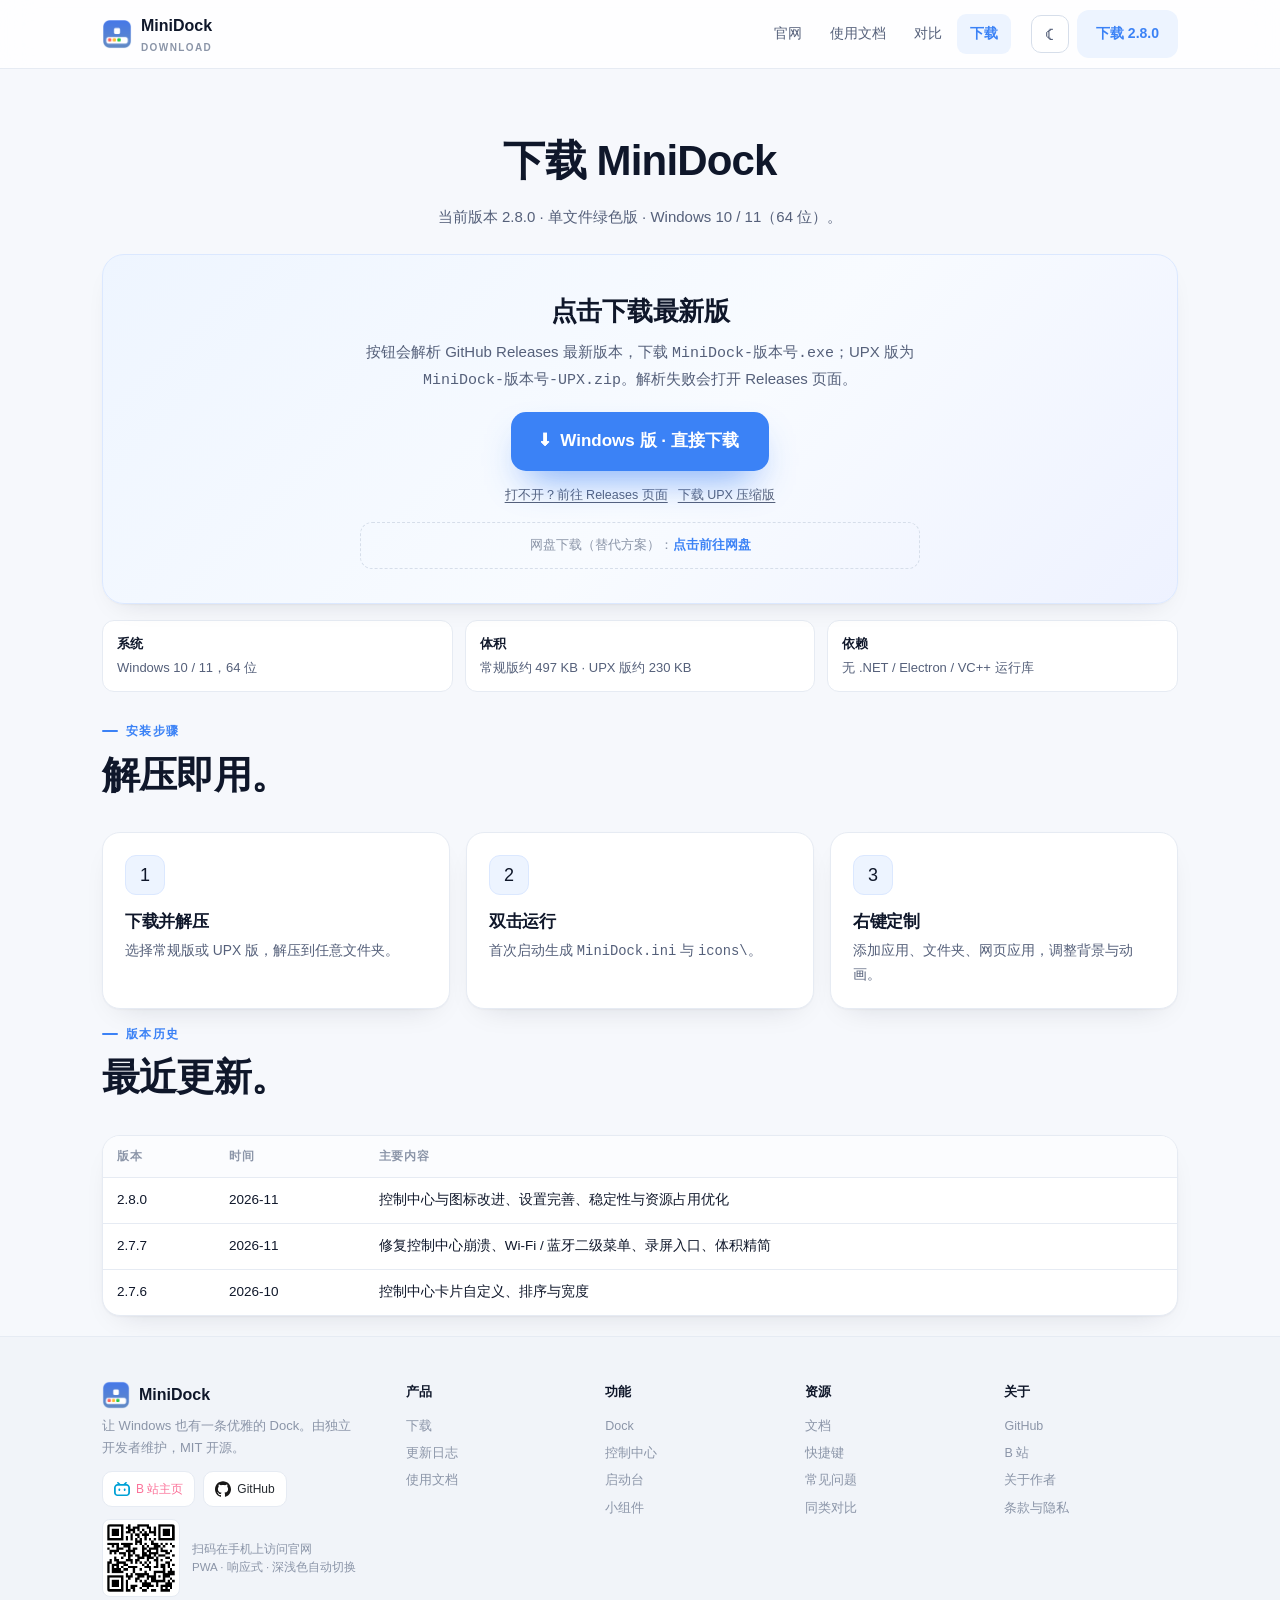
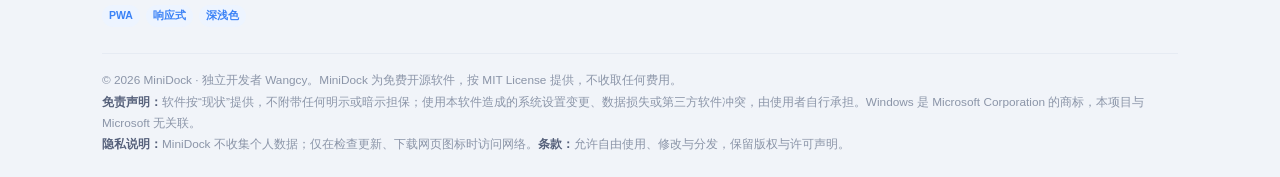
<file: assets/pages/download.html>
<!DOCTYPE html>
<html lang="zh-CN" data-theme="light">
<head>
<meta charset="UTF-8">
<meta name="viewport" content="width=device-width, initial-scale=1.0">
<title>下载 MiniDock 2.8.0</title>
<meta name="description" content="下载 MiniDock 2.8.0：直接下载最新 Windows 版，或使用网盘。">
<meta name="theme-color" content="#f6f8fc">
<link rel="icon" type="image/png" href="../ico/logo-128.png">
<link rel="manifest" href="../manifest.webmanifest">
<link rel="stylesheet" href="../site.css">
</head>
<body><svg width="0" height="0" style="position:absolute" aria-hidden="true"><defs>
<symbol id="i-moon" viewBox="0 0 24 24"><path d="M20 14.5A8.5 8.5 0 0 1 9.5 4 8.5 8.5 0 1 0 20 14.5z"/></symbol>
<symbol id="i-sun" viewBox="0 0 24 24"><circle cx="12" cy="12" r="4"/><path d="M12 2v2M12 20v2M2 12h2M20 12h2M5 5l1.5 1.5M17.5 17.5L19 19M19 5l-1.5 1.5M6.5 17.5L5 19"/></symbol>
</defs></svg>
<header class="nav">
  <div class="nav-in">
    <a class="brand" href="../../index.html"><img src="../ico/logo-128.png" alt="MiniDock"><span>MiniDock<small>DOWNLOAD</small></span></a>
    <nav class="nav-links">
      <a href="../../index.html">官网</a><a href="docs.html">使用文档</a><a href="compare.html">对比</a><a class="on" href="download.html">下载</a>
    </nav>
    <div class="nav-act">
      <button class="theme-btn" data-theme-toggle aria-label="切换深色/浅色"></button>
      <a class="btn btn-soft" href="#download">下载 2.8.0</a>
      <button class="menu-btn" aria-label="菜单">☰</button>
    </div>
  </div>
</header>

<main>
  <section class="page-head wrap">
    <h1>下载 MiniDock</h1>
    <p>当前版本 <span id="latestVer">2.8.0</span> · 单文件绿色版 · Windows 10 / 11（64 位）。</p>
  </section>

  <section class="wrap" id="download" style="padding-top:0">
    <div class="dl-hero dl-page-enter">
      <h2>点击下载最新版</h2>
      <p>按钮会解析 GitHub Releases 最新版本，下载 <code>MiniDock-版本号.exe</code>；UPX 版为 <code>MiniDock-版本号-UPX.zip</code>。解析失败会打开 Releases 页面。</p>
      <button class="big-dl" data-download="normal">
        <span class="spinner" aria-hidden="true"></span>
        <span class="arrow">⬇</span>
        Windows 版 · 直接下载
      </button>
      <div class="dl-links">
        <a href="https://github.com/wang01116/MiniDock/releases/latest" target="_blank" rel="noopener">打不开？前往 Releases 页面</a>
        <a href="#" data-download="upx">下载 UPX 压缩版</a>
      </div>

      <div class="mobile-note">
        <b>移动端提示：</b>手机无法直接安装 .exe。请复制下载链接，到电脑浏览器打开。
        <br><button class="btn btn-soft" data-copy-link>复制下载链接</button>
      </div>

      <div class="netdisk-mini">
        网盘下载（替代方案）：<a href="https://pan.quark.cn/s/d0fc740de21a" target="_blank" rel="noopener">点击前往网盘</a>
      </div>
    </div>

    <div class="req" style="margin-top:16px">
      <div><b>系统</b>Windows 10 / 11，64 位</div>
      <div><b>体积</b>常规版约 497 KB · UPX 版约 230 KB</div>
      <div><b>依赖</b>无 .NET / Electron / VC++ 运行库</div>
    </div>
  </section>

  <section class="wrap" style="padding-top:22px">
    <div class="sec-head"><div><span class="kicker">安装步骤</span><h2 class="title">解压即用。</h2></div></div>
    <div class="cards" style="grid-template-columns:repeat(3,1fr)">
      <article class="card"><div class="ico">1</div><h3>下载并解压</h3><p>选择常规版或 UPX 版，解压到任意文件夹。</p></article>
      <article class="card"><div class="ico">2</div><h3>双击运行</h3><p>首次启动生成 <code>MiniDock.ini</code> 与 <code>icons\</code>。</p></article>
      <article class="card"><div class="ico">3</div><h3>右键定制</h3><p>添加应用、文件夹、网页应用，调整背景与动画。</p></article>
    </div>
  </section>

  <section class="wrap" style="padding-top:8px" id="history">
    <div class="sec-head"><div><span class="kicker">版本历史</span><h2 class="title">最近更新。</h2></div></div>
    <div class="mini-compare">
      <table class="matrix">
        <thead><tr><th>版本</th><th>时间</th><th>主要内容</th></tr></thead>
        <tbody>
          <tr><td>2.8.0</td><td>2026-11</td><td>控制中心与图标改进、设置完善、稳定性与资源占用优化</td></tr>
          <tr><td>2.7.7</td><td>2026-11</td><td>修复控制中心崩溃、Wi‑Fi / 蓝牙二级菜单、录屏入口、体积精简</td></tr>
          <tr><td>2.7.6</td><td>2026-10</td><td>控制中心卡片自定义、排序与宽度</td></tr>
        </tbody>
      </table>
    </div>
  </section>
</main>

<footer>
  <div class="wrap">
    <div class="foot-grid">
      <div>
        <div class="foot-brand"><img src="../ico/logo-128.png" alt="MiniDock">MiniDock</div>
        <p class="foot-desc">让 Windows 也有一条优雅的 Dock。由独立开发者维护，MIT 开源。</p>
        <div class="socials">
          <a class="social bili" href="https://space.bilibili.com/351718296" target="_blank" rel="noopener"><img src="../ico/bilibili.svg" alt="" width="16" height="16">B 站主页</a>
          <a class="social gh" href="https://github.com/wang01116/MiniDock" target="_blank" rel="noopener"><img src="../ico/github.svg" alt="" width="16" height="16">GitHub</a>
        </div>
        <div class="foot-qr">
          <img src="../ico/site-qr.png" alt="官网二维码">
          <div>扫码在手机上访问官网<br>PWA · 响应式 · 深浅色自动切换</div>
        </div>
        <div class="pwa-badges"><span>PWA</span><span>响应式</span><span>深浅色</span></div>
      </div>
      <div class="foot-col"><b>产品</b><a href="download.html">下载</a><a href="download.html#history">更新日志</a><a href="docs.html">使用文档</a></div>
      <div class="foot-col"><b>功能</b><a href="docs.html#dock">Dock</a><a href="docs.html#control-center">控制中心</a><a href="docs.html#launchpad">启动台</a><a href="docs.html#widgets">小组件</a></div>
      <div class="foot-col"><b>资源</b><a href="docs.html">文档</a><a href="docs.html#hotkeys">快捷键</a><a href="docs.html#faq">常见问题</a><a href="compare.html">同类对比</a></div>
      <div class="foot-col"><b>关于</b><a href="https://github.com/wang01116/MiniDock" target="_blank" rel="noopener">GitHub</a><a href="https://space.bilibili.com/351718296" target="_blank" rel="noopener">B 站</a><a href="about.html">关于作者</a><a href="terms.html">条款与隐私</a></div>
    </div>
    <div class="legal">
      © <span data-year>2026</span> MiniDock · 独立开发者 Wangcy。MiniDock 为免费开源软件，按 MIT License 提供，不收取任何费用。<br>
      <b>免责声明：</b>软件按“现状”提供，不附带任何明示或暗示担保；使用本软件造成的系统设置变更、数据损失或第三方软件冲突，由使用者自行承担。Windows 是 Microsoft Corporation 的商标，本项目与 Microsoft 无关联。<br>
      <b>隐私说明：</b>MiniDock 不收集个人数据；仅在检查更新、下载网页图标时访问网络。<b>条款：</b>允许自由使用、修改与分发，保留版权与许可声明。
    </div>
  </div>
</footer>
<script src="../site.js"></script>
<script>
  document.documentElement.dataset.page = 'download';
</script>
</body>
</html>
</file>
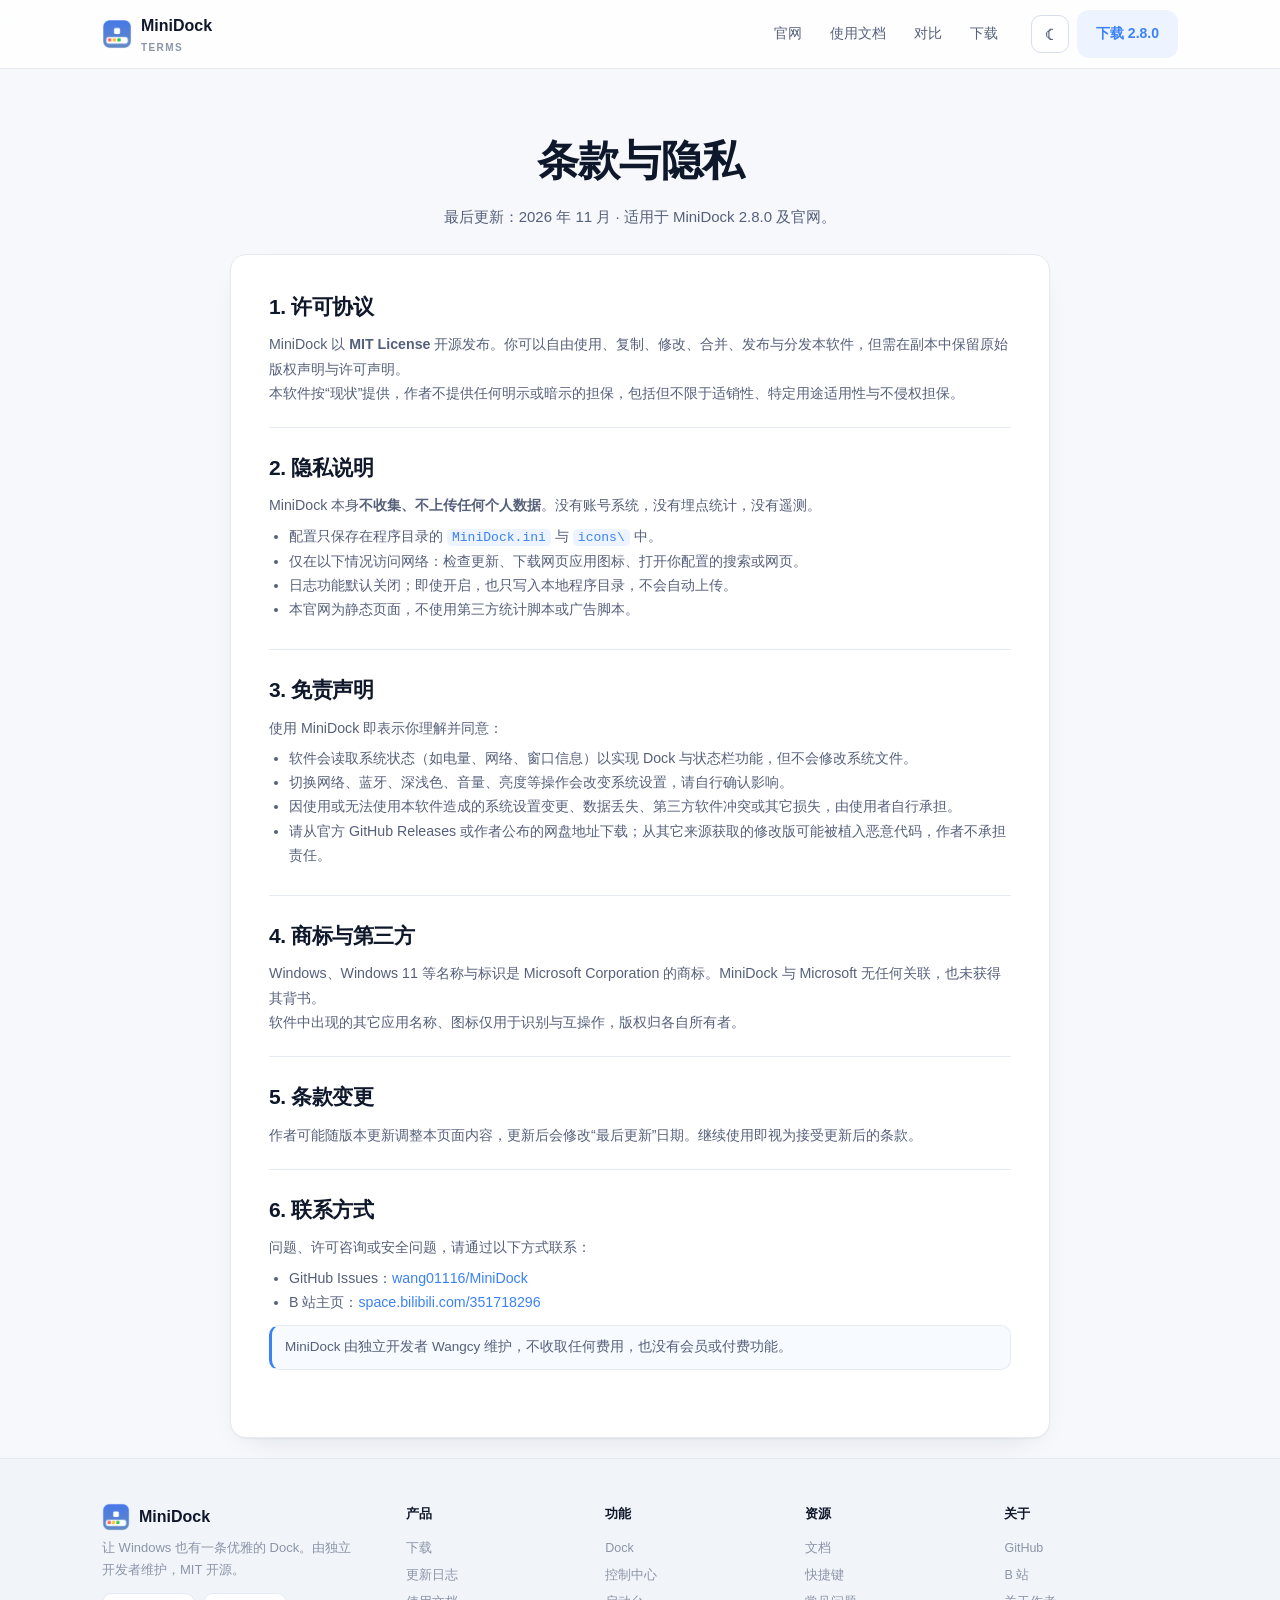
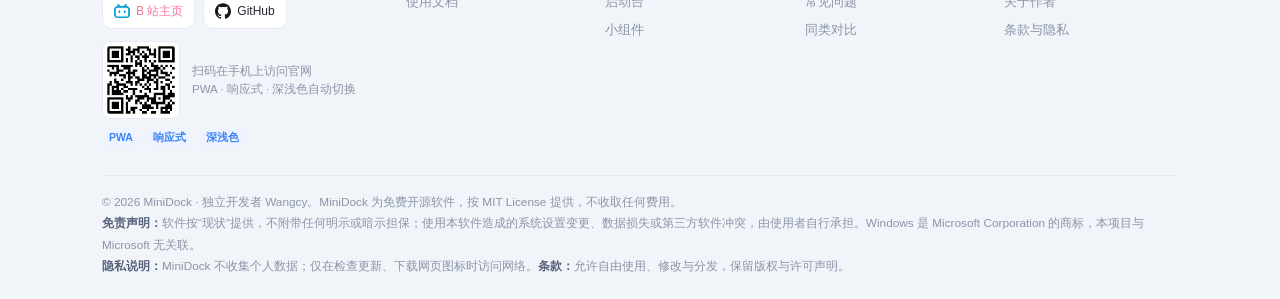
<file: assets/pages/terms.html>
<!DOCTYPE html>
<html lang="zh-CN">
<head>
<meta charset="UTF-8">
<meta name="viewport" content="width=device-width, initial-scale=1.0">
<title>条款与隐私 — MiniDock</title>
<link rel="icon" type="image/png" href="../ico/logo-128.png">
<link rel="stylesheet" href="../site.css">
</head>
<body><svg width="0" height="0" style="position:absolute" aria-hidden="true"><defs>
<symbol id="i-moon" viewBox="0 0 24 24"><path d="M20 14.5A8.5 8.5 0 0 1 9.5 4 8.5 8.5 0 1 0 20 14.5z"/></symbol>
<symbol id="i-sun" viewBox="0 0 24 24"><circle cx="12" cy="12" r="4"/><path d="M12 2v2M12 20v2M2 12h2M20 12h2M5 5l1.5 1.5M17.5 17.5L19 19M19 5l-1.5 1.5M6.5 17.5L5 19"/></symbol>
</defs></svg>
<header class="nav">
  <div class="nav-in">
    <a class="brand" href="../../index.html"><img src="../ico/logo-128.png" alt="MiniDock"><span>MiniDock<small>TERMS</small></span></a>
    <nav class="nav-links"><a href="../../index.html">官网</a><a href="docs.html">使用文档</a><a href="compare.html">对比</a><a href="download.html">下载</a></nav>
    <div class="nav-act"><a class="btn btn-soft" href="download.html">下载 2.8.0</a><button class="menu-btn" aria-label="菜单">☰</button></div>
  </div>
</header>

<main>
  <section class="page-head wrap">
    <h1>条款与隐私</h1>
    <p>最后更新：2026 年 11 月 · 适用于 MiniDock 2.8.0 及官网。</p>
  </section>

  <section class="wrap" style="padding-top:0">
    <div class="doc" style="max-width:820px;margin:0 auto">
      <section id="license" style="border-top:0;padding-top:0">
        <h2>1. 许可协议</h2>
        <p>MiniDock 以 <b>MIT License</b> 开源发布。你可以自由使用、复制、修改、合并、发布与分发本软件，但需在副本中保留原始版权声明与许可声明。</p>
        <p>本软件按“现状”提供，作者不提供任何明示或暗示的担保，包括但不限于适销性、特定用途适用性与不侵权担保。</p>
      </section>

      <section id="privacy">
        <h2>2. 隐私说明</h2>
        <p>MiniDock 本身<b>不收集、不上传任何个人数据</b>。没有账号系统，没有埋点统计，没有遥测。</p>
        <ul>
          <li>配置只保存在程序目录的 <code>MiniDock.ini</code> 与 <code>icons\</code> 中。</li>
          <li>仅在以下情况访问网络：检查更新、下载网页应用图标、打开你配置的搜索或网页。</li>
          <li>日志功能默认关闭；即使开启，也只写入本地程序目录，不会自动上传。</li>
          <li>本官网为静态页面，不使用第三方统计脚本或广告脚本。</li>
        </ul>
      </section>

      <section id="disclaimer">
        <h2>3. 免责声明</h2>
        <p>使用 MiniDock 即表示你理解并同意：</p>
        <ul>
          <li>软件会读取系统状态（如电量、网络、窗口信息）以实现 Dock 与状态栏功能，但不会修改系统文件。</li>
          <li>切换网络、蓝牙、深浅色、音量、亮度等操作会改变系统设置，请自行确认影响。</li>
          <li>因使用或无法使用本软件造成的系统设置变更、数据丢失、第三方软件冲突或其它损失，由使用者自行承担。</li>
          <li>请从官方 GitHub Releases 或作者公布的网盘地址下载；从其它来源获取的修改版可能被植入恶意代码，作者不承担责任。</li>
        </ul>
      </section>

      <section id="trademark">
        <h2>4. 商标与第三方</h2>
        <p>Windows、Windows 11 等名称与标识是 Microsoft Corporation 的商标。MiniDock 与 Microsoft 无任何关联，也未获得其背书。</p>
        <p>软件中出现的其它应用名称、图标仅用于识别与互操作，版权归各自所有者。</p>
      </section>

      <section id="terms-change">
        <h2>5. 条款变更</h2>
        <p>作者可能随版本更新调整本页面内容，更新后会修改“最后更新”日期。继续使用即视为接受更新后的条款。</p>
      </section>

      <section id="contact">
        <h2>6. 联系方式</h2>
        <p>问题、许可咨询或安全问题，请通过以下方式联系：</p>
        <ul>
          <li>GitHub Issues：<a href="https://github.com/wang01116/MiniDock/issues" target="_blank" rel="noopener" style="color:var(--primary)">wang01116/MiniDock</a></li>
          <li>B 站主页：<a href="https://space.bilibili.com/351718296" target="_blank" rel="noopener" style="color:var(--primary)">space.bilibili.com/351718296</a></li>
        </ul>
        <div class="callout">MiniDock 由独立开发者 Wangcy 维护，不收取任何费用，也没有会员或付费功能。</div>
      </section>
    </div>
  </section>
</main>

<footer>
  <div class="wrap">
    <div class="foot-grid">
      <div>
        <div class="foot-brand"><img src="../ico/logo-128.png" alt="MiniDock">MiniDock</div>
        <p class="foot-desc">让 Windows 也有一条优雅的 Dock。由独立开发者维护，MIT 开源。</p>
        <div class="socials">
          <a class="social bili" href="https://space.bilibili.com/351718296" target="_blank" rel="noopener"><img src="../ico/bilibili.svg" alt="" width="16" height="16">B 站主页</a>
          <a class="social gh" href="https://github.com/wang01116/MiniDock" target="_blank" rel="noopener"><img src="../ico/github.svg" alt="" width="16" height="16">GitHub</a>
        </div>
        <div class="foot-qr">
          <img src="../ico/site-qr.png" alt="官网二维码">
          <div>扫码在手机上访问官网<br>PWA · 响应式 · 深浅色自动切换</div>
        </div>
        <div class="pwa-badges"><span>PWA</span><span>响应式</span><span>深浅色</span></div>
      </div>
      <div class="foot-col"><b>产品</b><a href="download.html">下载</a><a href="download.html#history">更新日志</a><a href="docs.html">使用文档</a></div>
      <div class="foot-col"><b>功能</b><a href="docs.html#dock">Dock</a><a href="docs.html#control-center">控制中心</a><a href="docs.html#launchpad">启动台</a><a href="docs.html#widgets">小组件</a></div>
      <div class="foot-col"><b>资源</b><a href="docs.html">文档</a><a href="docs.html#hotkeys">快捷键</a><a href="docs.html#faq">常见问题</a><a href="compare.html">同类对比</a></div>
      <div class="foot-col"><b>关于</b><a href="https://github.com/wang01116/MiniDock" target="_blank" rel="noopener">GitHub</a><a href="https://space.bilibili.com/351718296" target="_blank" rel="noopener">B 站</a><a href="about.html">关于作者</a><a href="terms.html">条款与隐私</a></div>
    </div>
    <div class="legal">
      © <span data-year>2026</span> MiniDock · 独立开发者 Wangcy。MiniDock 为免费开源软件，按 MIT License 提供，不收取任何费用。<br>
      <b>免责声明：</b>软件按“现状”提供，不附带任何明示或暗示担保；使用本软件造成的系统设置变更、数据损失或第三方软件冲突，由使用者自行承担。Windows 是 Microsoft Corporation 的商标，本项目与 Microsoft 无关联。<br>
      <b>隐私说明：</b>MiniDock 不收集个人数据；仅在检查更新、下载网页图标时访问网络。<b>条款：</b>允许自由使用、修改与分发，保留版权与许可声明。
    </div>
  </div>
</footer>
<script src="../site.js"></script>
</body>
</html>
</file>
<file: assets/site.css>
/* MiniDock 官网 · PixPin 风格改版
   清爽白底 / 柔和渐变 / 悬浮卡片 / 指针高光 */

:root{
  --bg:#f6f8fc;
  --bg-soft:#eef3fa;
  --card:#ffffff;
  --text:#0f172a;
  --text-2:#55607a;
  --text-3:#8b95a8;
  --line:#e6ebf3;
  --line-2:#d6deea;
  --primary:#3b82f6;
  --primary-2:#6366f1;
  --primary-soft:#edf4ff;
  --green:#12b76a;
  --shadow:0 1px 2px rgba(16,24,40,.04),0 12px 30px -18px rgba(16,24,40,.18);
  --shadow-lg:0 2px 6px rgba(16,24,40,.05),0 32px 70px -34px rgba(16,24,40,.35);
  --r:18px;
}
*{margin:0;padding:0;box-sizing:border-box}
html{scroll-behavior:smooth}
body{
  font-family:-apple-system,BlinkMacSystemFont,"Segoe UI","PingFang SC","Microsoft YaHei UI","Microsoft YaHei",sans-serif;
  background:var(--bg);color:var(--text);font-size:15px;line-height:1.7;
  -webkit-font-smoothing:antialiased;overflow-x:clip;
}
a{color:inherit;text-decoration:none}
img{display:block;max-width:100%}
button{font:inherit;color:inherit;background:none;border:0;cursor:pointer}
code,kbd{font-family:"SFMono-Regular",Consolas,"Liberation Mono",monospace}
::selection{background:rgba(59,130,246,.2)}

/* 通用 */
.wrap{max-width:1120px;margin:0 auto;padding:0 22px}
section{padding:72px 0}
.kicker{display:inline-flex;align-items:center;gap:8px;font-size:12px;font-weight:800;letter-spacing:.12em;color:var(--primary);text-transform:uppercase}
.kicker::before{content:"";width:16px;height:2px;border-radius:2px;background:var(--primary)}
h1,h2,h3{letter-spacing:-.02em}
.title{font-size:clamp(26px,3.4vw,38px);line-height:1.22;font-weight:850;margin:10px 0 8px}
.lead{color:var(--text-2);max-width:680px;font-size:16px}
.sec-head{display:flex;justify-content:space-between;align-items:flex-end;gap:20px;margin-bottom:26px}
.more{color:var(--primary);font-weight:700;font-size:14px;display:inline-flex;align-items:center;gap:6px;transition:.2s}
.more:hover{gap:10px}
.btn{display:inline-flex;align-items:center;justify-content:center;gap:8px;padding:11px 18px;border-radius:12px;font-weight:700;font-size:14px;border:1px solid transparent;transition:.2s;white-space:nowrap}
.btn-primary{background:var(--primary);color:#fff;box-shadow:0 10px 22px -12px rgba(59,130,246,.9)}
.btn-primary:hover{background:#2f74e8;transform:translateY(-2px);box-shadow:0 16px 30px -12px rgba(59,130,246,1)}
.btn-ghost{background:#fff;border-color:var(--line-2);color:var(--text)}
.btn-ghost:hover{border-color:#bcc9dc;transform:translateY(-2px);box-shadow:var(--shadow)}
.btn-soft{background:var(--primary-soft);color:var(--primary)}
.btn-soft:hover{background:#e2edff;transform:translateY(-2px)}

/* 顶部导航 */
.nav{position:sticky;top:0;z-index:60;background:rgba(255,255,255,.82);backdrop-filter:blur(16px);border-bottom:1px solid var(--line)}
.nav-in{max-width:1120px;margin:0 auto;padding:10px 22px;display:flex;align-items:center;gap:14px}
.brand{display:flex;align-items:center;gap:9px;font-weight:850;font-size:16px}
.brand img{width:30px;height:30px;border-radius:8px}
.brand small{display:block;font-size:10px;letter-spacing:.14em;color:var(--text-3);font-weight:700}
.nav-links{display:flex;gap:2px;margin-left:auto}
.nav-links a{padding:8px 13px;border-radius:9px;font-size:14px;color:var(--text-2);transition:.18s}
.nav-links a:hover{background:var(--primary-soft);color:var(--primary)}
.nav-links a.on{color:var(--primary);background:var(--primary-soft);font-weight:700}
.nav-act{display:flex;gap:8px;align-items:center;margin-left:6px}
.menu-btn{display:none;width:38px;height:38px;border:1px solid var(--line-2);border-radius:10px;background:#fff}

/* Hero */
.hero{padding:64px 0 40px;position:relative;overflow:hidden}
.hero::before{content:"";position:absolute;inset:-200px -10% auto;height:620px;background:radial-gradient(60% 60% at 50% 30%,rgba(59,130,246,.14),transparent 70%),radial-gradient(40% 40% at 80% 10%,rgba(99,102,241,.12),transparent 70%);pointer-events:none}
.hero-in{position:relative;text-align:center}
.hero-badge{display:inline-flex;align-items:center;gap:8px;padding:5px 12px;border-radius:999px;background:#fff;border:1px solid var(--line);font-size:12.5px;color:var(--text-2);box-shadow:var(--shadow)}
.hero-badge i{width:7px;height:7px;border-radius:50%;background:var(--green)}
.hero h1{font-size:clamp(34px,5.2vw,58px);line-height:1.1;font-weight:900;margin:16px 0 12px}
.hero h1 span{color:var(--primary)}
.hero p{color:var(--text-2);font-size:17px;max-width:620px;margin:0 auto 22px}
.hero-cta{display:flex;justify-content:center;gap:12px;flex-wrap:wrap}
.hero-meta{display:flex;justify-content:center;gap:18px;flex-wrap:wrap;margin-top:16px;color:var(--text-3);font-size:12.5px}
.hero-visual{position:relative;margin:30px auto 18px;max-width:900px}
.hero-frame{background:#fff;border:1px solid var(--line);border-radius:20px;box-shadow:var(--shadow-lg);overflow:hidden}
.hero-frame .bar{display:flex;align-items:center;gap:6px;padding:10px 13px;border-bottom:1px solid var(--line);background:#fbfcfe}
.hero-frame .bar i{width:9px;height:9px;border-radius:50%;background:#ff5f57}
.hero-frame .bar i:nth-child(2){background:#febc2e}.hero-frame .bar i:nth-child(3){background:#28c840}
.hero-frame .bar span{margin-left:8px;font-size:12px;color:var(--text-3)}
.hero-frame img{width:100%;max-height:430px;object-fit:cover;object-position:center top}
.float{position:absolute;border-radius:14px;background:#fff;border:1px solid var(--line);box-shadow:var(--shadow-lg);overflow:hidden;transition:transform .25s}
.float:hover{transform:translateY(-4px)}
.float img{width:100%;height:100%;object-fit:cover;object-position:center top}
.float.cc{right:-22px;top:54px;width:160px;height:206px}
.float.lp{left:-22px;bottom:18px;width:190px;height:126px}
.float.tip{left:-12px;top:-22px;padding:9px 12px;font-size:12px;color:var(--text-2);display:flex;gap:6px;align-items:center}
.float.tip b{color:var(--primary)}

/* 数据 */
.stats{display:grid;grid-template-columns:repeat(4,1fr);gap:14px}
.stat{background:#fff;border:1px solid var(--line);border-radius:16px;padding:18px 20px;box-shadow:var(--shadow);transition:.2s}
.stat:hover{transform:translateY(-3px);border-color:#cfdcf0}
.stat b{display:block;font-size:24px;letter-spacing:-.02em}
.stat span{font-size:12.5px;color:var(--text-3)}

/* 功能卡片 */
.cards{display:grid;grid-template-columns:repeat(3,1fr);gap:16px}
.card{position:relative;background:#fff;border:1px solid var(--line);border-radius:var(--r);padding:22px;box-shadow:var(--shadow);overflow:hidden;transition:transform .22s,box-shadow .22s,border-color .22s}
.card::before{content:"";position:absolute;inset:0;background:radial-gradient(260px circle at var(--mx,50%) var(--my,0%),rgba(59,130,246,.10),transparent 60%);opacity:0;transition:opacity .22s;pointer-events:none}
.card:hover{transform:translateY(-4px);box-shadow:var(--shadow-lg);border-color:#cfdcf0}
.card:hover::before{opacity:1}
.card .ico{width:40px;height:40px;border-radius:11px;display:grid;place-items:center;font-size:18px;background:var(--primary-soft);border:1px solid #dbe8ff;margin-bottom:12px}
.card h3{font-size:16.5px;font-weight:800}
.card p{font-size:13.8px;color:var(--text-2);margin-top:4px}
.tag{display:inline-flex;margin-top:11px;padding:2px 9px;border-radius:999px;background:var(--primary-soft);color:var(--primary);font-size:11.5px;font-weight:700}

/* 图片展示 */
.showcase{display:grid;gap:18px}
.show{display:grid;grid-template-columns:1.05fr .95fr;gap:28px;align-items:center;background:#fff;border:1px solid var(--line);border-radius:22px;box-shadow:var(--shadow);overflow:hidden}
.show:nth-child(even){grid-template-columns:.95fr 1.05fr}
.show .txt{padding:32px}
.show h3{font-size:22px;margin-bottom:8px}
.show p{color:var(--text-2);font-size:14.5px}
.show ul{margin:12px 0 0 18px;color:var(--text-2);font-size:14px}
.show .pic{padding:18px;background:#f7f9fd;border-left:1px solid var(--line);height:100%;display:grid;place-items:center}
.show .pic img{border-radius:12px;border:1px solid var(--line);box-shadow:var(--shadow);max-height:300px;object-fit:contain}
.show:nth-child(even) .pic{border-left:0;border-right:1px solid var(--line)}
.show:nth-child(even) .txt{order:2}

/* 对比简表 */
.mini-compare{background:#fff;border:1px solid var(--line);border-radius:18px;box-shadow:var(--shadow);overflow:hidden}
table.matrix{width:100%;border-collapse:collapse;font-size:13.5px}
table.matrix th,table.matrix td{padding:11px 14px;border-bottom:1px solid var(--line);text-align:left}
table.matrix th{font-size:11.5px;letter-spacing:.06em;text-transform:uppercase;color:var(--text-3);background:#fbfcfe}
table.matrix td.y{color:var(--green);font-weight:700}
table.matrix td.n{color:var(--text-3)}
table.matrix tr:last-child td{border-bottom:0}

/* CTA */
.cta{background:linear-gradient(135deg,#eef5ff,#f7f9ff 50%,#eef2ff);border:1px solid #dbe8ff;border-radius:22px;padding:36px;display:flex;align-items:center;justify-content:space-between;gap:20px;box-shadow:var(--shadow)}
.cta h2{font-size:26px;margin-bottom:6px}
.cta p{color:var(--text-2)}
.cta .row{display:flex;gap:10px;flex-wrap:wrap}

/* 页脚 */
footer{background:#f1f4f9;border-top:1px solid var(--line);padding:44px 0 22px;margin-top:20px}
.foot-grid{display:grid;grid-template-columns:1.6fr 1fr 1fr 1fr 1fr;gap:26px}
.foot-brand{display:flex;align-items:center;gap:9px;font-weight:850;font-size:16px;margin-bottom:6px}
.foot-brand img{width:28px;height:28px;border-radius:8px}
.foot-desc{font-size:13px;color:var(--text-3);max-width:260px}
.socials{display:flex;gap:8px;margin-top:12px;flex-wrap:wrap}
.social{display:inline-flex;align-items:center;gap:6px;padding:7px 11px;border-radius:10px;background:#fff;border:1px solid var(--line);font-size:12px;color:var(--text-2);transition:.2s}
.social:hover{border-color:#cbd8ea;transform:translateY(-2px);box-shadow:var(--shadow)}
.social.bili{color:#fb7299}
.social.gh{color:#24292f}
.foot-col b{display:block;font-size:13px;margin-bottom:10px}
.foot-col a{display:block;font-size:12.5px;color:var(--text-3);padding:3px 0;transition:.16s}
.foot-col a:hover{color:var(--primary)}
.legal{margin-top:26px;padding-top:16px;border-top:1px solid var(--line);font-size:11.8px;color:var(--text-3);line-height:1.8}
.legal b{color:var(--text-2)}

/* ============ 文档 ============ */
.docs-wrap{display:grid;grid-template-columns:250px minmax(0,1fr) 200px;gap:26px;max-width:1280px;margin:0 auto;padding:26px 22px 60px}
.side{position:sticky;top:72px;align-self:start;max-height:calc(100vh - 92px);overflow:auto;background:#fff;border:1px solid var(--line);border-radius:14px;box-shadow:var(--shadow);padding:12px}
.side .search{display:flex;gap:6px;align-items:center;border:1px solid var(--line);border-radius:9px;padding:7px 9px;margin-bottom:8px;background:#fbfcfe}
.side .search input{border:0;outline:none;background:none;width:100%;font-size:12.5px}
.side b{display:block;font-size:10.5px;letter-spacing:.14em;color:var(--text-3);margin:12px 8px 5px;text-transform:uppercase}
.side a{display:block;padding:6px 9px;border-radius:8px;font-size:12.8px;color:var(--text-2);transition:.15s}
.side a:hover{background:var(--primary-soft);color:var(--primary)}
.side a.on{background:var(--primary-soft);color:var(--primary);font-weight:700}
.side .tag{margin-left:6px;font-size:9.5px;padding:1px 5px;border-radius:5px;background:var(--primary);color:#fff;font-weight:700}
.doc{background:#fff;border:1px solid var(--line);border-radius:16px;box-shadow:var(--shadow);padding:34px 38px;min-width:0}
.doc h1{font-size:30px;margin-bottom:6px}
.doc .sub{color:var(--text-2);margin-bottom:14px}
.doc .meta{display:flex;gap:8px;flex-wrap:wrap;margin-bottom:18px}
.doc .meta span{font-size:11.5px;padding:2px 9px;border-radius:999px;background:var(--primary-soft);color:var(--primary);font-weight:650}
.doc section{padding:22px 0;border-top:1px solid var(--line);scroll-margin-top:80px}
.doc h2{font-size:21px;margin-bottom:8px}
.doc h3{font-size:15.5px;margin:16px 0 4px}
.doc p,.doc li{font-size:14.2px;color:var(--text-2)}
.doc ul,.doc ol{padding-left:20px;margin:6px 0}
.doc code{background:var(--primary-soft);color:var(--primary);border-radius:5px;padding:1px 5px;font-size:.92em}
.doc kbd{display:inline-block;padding:0 6px;border:1px solid var(--line-2);border-radius:6px;background:#fbfcfe;font-size:12px}
.doc img{border:1px solid var(--line);border-radius:12px;margin:10px 0;box-shadow:var(--shadow)}
.doc table{width:100%;border-collapse:collapse;margin:10px 0;font-size:13.4px}
.doc th,.doc td{text-align:left;padding:8px 10px;border-bottom:1px solid var(--line);vertical-align:top}
.doc th{font-size:11px;letter-spacing:.06em;text-transform:uppercase;color:var(--text-3)}
.doc td{color:var(--text-2)}
.doc td:first-child{color:var(--text);font-weight:600;white-space:nowrap}
.callout{border:1px solid var(--line);border-left:3px solid var(--primary);background:#f7faff;border-radius:10px;padding:10px 13px;margin:11px 0;font-size:13.5px;color:var(--text-2)}
.callout.warn{border-left-color:#e0a33a;background:#fffaf0}
.callout.ok{border-left-color:var(--green);background:#f4fbf7}
.badge{display:inline-flex;margin-left:7px;font-size:10.5px;padding:1px 7px;border-radius:999px;background:var(--primary);color:#fff;vertical-align:middle;font-weight:700}
.toc-right{position:sticky;top:72px;align-self:start;font-size:12px;color:var(--text-3);max-height:calc(100vh - 92px);overflow:auto}
.toc-right b{display:block;font-size:10.5px;letter-spacing:.14em;margin-bottom:8px;text-transform:uppercase}
.toc-right a{display:block;padding:3px 0;color:var(--text-3)}
.toc-right a:hover{color:var(--primary)}
.fab{display:none;position:fixed;right:16px;bottom:16px;z-index:80;width:50px;height:50px;border-radius:50%;background:var(--primary);color:#fff;box-shadow:0 12px 26px -10px rgba(59,130,246,.9);font-size:20px}
.progress{position:fixed;left:0;top:0;height:2px;background:var(--primary);width:0;z-index:100}

/* ============ 下载页 / 对比页 ============ */
.page-head{padding:56px 0 24px;text-align:center}
.page-head h1{font-size:clamp(28px,4vw,42px);margin-bottom:8px}
.page-head p{color:var(--text-2);max-width:640px;margin:0 auto}
.dl-grid{display:grid;grid-template-columns:1fr 1fr;gap:16px}
.dl-card{background:#fff;border:1px solid var(--line);border-radius:18px;padding:24px;box-shadow:var(--shadow);transition:.2s}
.dl-card:hover{transform:translateY(-3px);box-shadow:var(--shadow-lg);border-color:#cfdcf0}
.dl-card .top{display:flex;align-items:center;gap:10px;margin-bottom:8px}
.dl-card .top i{width:38px;height:38px;border-radius:10px;background:var(--primary-soft);display:grid;place-items:center;font-size:18px;font-style:normal}
.dl-card h3{font-size:18px}
.dl-card p{font-size:13.5px;color:var(--text-2);min-height:44px}
.dl-card .row{display:flex;gap:8px;flex-wrap:wrap;margin-top:14px}
.dl-card .hint{font-size:12px;color:var(--text-3);margin-top:8px}
.req{display:grid;grid-template-columns:repeat(3,1fr);gap:12px;margin-top:14px}
.req div{background:#fff;border:1px solid var(--line);border-radius:12px;padding:12px 14px;font-size:13px;color:var(--text-2)}
.req b{display:block;color:var(--text);font-size:13px;margin-bottom:2px}
.cmp-page .matrix-wrap{background:#fff;border:1px solid var(--line);border-radius:16px;box-shadow:var(--shadow);overflow:auto}
.cmp-page table.matrix{min-width:760px}
.cmp-page th.us{color:var(--primary)}
.cmp-page td.y{color:var(--green);font-weight:700}
.cmp-page td.p{color:#c08a2e;font-weight:600}
.cmp-page td.n{color:var(--text-3)}
.notes{display:grid;gap:12px;margin-top:18px}
.notes details{background:#fff;border:1px solid var(--line);border-radius:14px;box-shadow:var(--shadow);overflow:hidden}
.notes summary{padding:14px 16px;font-weight:750;cursor:pointer;list-style:none;display:flex;justify-content:space-between;gap:10px}
.notes summary::-webkit-details-marker{display:none}
.notes .body{padding:0 16px 16px;font-size:13.8px;color:var(--text-2)}
.notes .body p{margin:8px 0}

/* 响应式 */
@media (max-width:1024px){
  .docs-wrap{grid-template-columns:230px minmax(0,1fr)}
  .toc-right{display:none}
  .float.cc{right:0;width:150px;height:190px}
  .float.lp{left:0;width:210px;height:130px}
}
@media (max-width:900px){
  .nav-links{display:none;position:absolute;left:12px;right:12px;top:58px;flex-direction:column;background:#fff;border:1px solid var(--line);border-radius:12px;padding:8px;box-shadow:var(--shadow-lg)}
  .nav-links.open{display:flex}
  .menu-btn{display:grid;place-items:center}
  .hero{padding-top:44px}
  .float{display:none}
  .cards{grid-template-columns:repeat(2,1fr)}
  .stats{grid-template-columns:repeat(2,1fr)}
  .show,.show:nth-child(even){grid-template-columns:1fr}
  .show .pic{border:0;border-top:1px solid var(--line);order:2}
  .show:nth-child(even) .pic{order:2;border-right:0;border-top:1px solid var(--line)}
  .show:nth-child(even) .txt{order:1}
  .cta{flex-direction:column;align-items:flex-start}
  .foot-grid{grid-template-columns:1fr 1fr}
  .dl-grid{grid-template-columns:1fr}
  .docs-wrap{display:block;padding:14px 14px 80px}
  .side{position:fixed;left:12px;right:12px;top:64px;bottom:12px;max-height:none;opacity:0;pointer-events:none;transform:translateY(10px);transition:.2s;z-index:75}
  body.toc-open .side{opacity:1;pointer-events:auto;transform:none}
  .fab{display:grid;place-items:center}
  .doc{padding:22px 18px;border-radius:14px}
  .doc h1{font-size:24px}
  .doc table{display:block;overflow-x:auto;max-width:100%}
}
@media (max-width:600px){
  section{padding:48px 0}
  .hero h1{font-size:clamp(30px,9vw,42px)}
  .cards{grid-template-columns:1fr}
  .req{grid-template-columns:1fr}
  .foot-grid{grid-template-columns:1fr}
  .cta{padding:24px}
  .hero-frame img{max-height:220px}
}
@media (prefers-reduced-motion:reduce){*{animation:none!important;transition:none!important}}

/* ================= 2.8.0 官网改版（深色主题 / 便当卡 / 轮播 / 下载） ================= */
[data-theme="dark"]{
  --bg:#0b0e14;
  --bg-soft:#11151d;
  --card:#141922;
  --text:#eef2f9;
  --text-2:#a8b2c4;
  --text-3:#727d90;
  --line:#232b38;
  --line-2:#313b4c;
  --primary:#6ea0ff;
  --primary-2:#8f8cff;
  --primary-soft:#18233a;
  --green:#3ddc97;
  --shadow:0 1px 2px rgba(0,0,0,.5),0 16px 40px -24px rgba(0,0,0,.9);
  --shadow-lg:0 2px 8px rgba(0,0,0,.55),0 40px 80px -40px rgba(0,0,0,1);
}
[data-theme="dark"] .nav{background:rgba(11,14,20,.85)}
[data-theme="dark"] .hero::before{background:radial-gradient(60% 60% at 50% 30%,rgba(110,160,255,.18),transparent 70%),radial-gradient(40% 40% at 80% 10%,rgba(143,140,255,.14),transparent 70%)}
[data-theme="dark"] .hero-frame,[data-theme="dark"] .stat,[data-theme="dark"] .card,[data-theme="dark"] .show,[data-theme="dark"] .mini-compare,[data-theme="dark"] .faq details,[data-theme="dark"] .bento .card{background:var(--card)}
[data-theme="dark"] .show .pic{background:#10151e}
[data-theme="dark"] .hero-frame .bar{background:#10151e}
[data-theme="dark"] .social{background:#141922}
[data-theme="dark"] footer{background:#0e131b}
[data-theme="dark"] .side,[data-theme="dark"] .doc,[data-theme="dark"] .matrix-wrap,[data-theme="dark"] .notes details,[data-theme="dark"] .dl-card,[data-theme="dark"] .req div{background:var(--card)}
[data-theme="dark"] table.matrix th{background:#10151e}
[data-theme="dark"] .callout{background:#121a26}
[data-theme="dark"] .callout.warn{background:#211b10}
[data-theme="dark"] .callout.ok{background:#0f2019}

/* 主题切换按钮 */
.theme-btn{width:38px;height:38px;border:1px solid var(--line-2);border-radius:10px;background:var(--card);color:var(--text-2);display:grid;place-items:center;font-size:16px;transition:.2s}
.theme-btn:hover{color:var(--primary);border-color:var(--primary)}
[data-theme="dark"] .theme-btn{background:var(--card);color:var(--text)}

/* 简约 Hero */
.hero-simple{padding:82px 0 46px;text-align:center;position:relative;overflow:hidden}
.hero-simple::before{content:"";position:absolute;inset:-240px -10% auto;height:640px;background:radial-gradient(55% 60% at 50% 32%,rgba(59,130,246,.16),transparent 70%),radial-gradient(38% 40% at 82% 12%,rgba(99,102,241,.12),transparent 70%);pointer-events:none}
.hero-simple .in{position:relative}
.hero-simple h1{font-size:clamp(34px,5vw,58px);line-height:1.12;font-weight:900;margin:16px auto 12px;max-width:820px}
.hero-simple h1 span{color:var(--primary)}
.hero-simple p{max-width:620px;margin:0 auto 22px;color:var(--text-2);font-size:17px}
.hero-simple .hero-meta{margin-top:14px}
.dock-mock{max-width:760px;margin:34px auto 0;padding:12px 16px;border-radius:20px;background:rgba(255,255,255,.72);border:1px solid var(--line);backdrop-filter:blur(18px);box-shadow:var(--shadow-lg);display:flex;justify-content:center;gap:10px;position:relative}
[data-theme="dark"] .dock-mock{background:rgba(20,25,34,.7)}
.dock-mock b{width:50px;height:50px;border-radius:14px;display:grid;place-items:center;font-size:22px;background:#fff;border:1px solid var(--line);box-shadow:0 8px 18px -12px rgba(16,24,40,.4);transition:transform .2s}
[data-theme="dark"] .dock-mock b{background:#1b2230}
.dock-mock b:hover{transform:translateY(-10px) scale(1.1)}
.dock-mock .sep{width:1px;height:34px;background:var(--line-2);margin:auto 4px}

/* 便当卡片 */
.bento{display:grid;grid-template-columns:repeat(6,1fr);gap:14px}
.bento .card{grid-column:span 2;padding:20px;border:1px solid transparent;background:#fff}
.bento .card:hover{transform:translateY(-4px)}
.bento .span3{grid-column:span 3}
.bento .span4{grid-column:span 4}
.bento .span6{grid-column:span 6}
.tint-blue{background:linear-gradient(145deg,#eef5ff,#f7fbff)!important;border-color:#dbe8ff!important}
.tint-purple{background:linear-gradient(145deg,#f3f0ff,#faf8ff)!important;border-color:#e3ddff!important}
.tint-green{background:linear-gradient(145deg,#edfbf4,#f7fffb)!important;border-color:#d2f2e2!important}
.tint-peach{background:linear-gradient(145deg,#fff4ee,#fffaf7)!important;border-color:#ffe1d2!important}
.tint-gray{background:linear-gradient(145deg,#f5f7fa,#fbfcfe)!important;border-color:#e6ebf3!important}
[data-theme="dark"] .tint-blue{background:linear-gradient(145deg,#121c2d,#0f1622)!important;border-color:#1f2c44!important}
[data-theme="dark"] .tint-purple{background:linear-gradient(145deg,#191529,#12101d)!important;border-color:#2c2547!important}
[data-theme="dark"] .tint-green{background:linear-gradient(145deg,#0f1f1a,#0c1714)!important;border-color:#1c3a2e!important}
[data-theme="dark"] .tint-peach{background:linear-gradient(145deg,#241711,#17100c)!important;border-color:#3d251a!important}
[data-theme="dark"] .tint-gray{background:linear-gradient(145deg,#12161e,#0f131a)!important;border-color:#232b38!important}
.bento .ico{width:38px;height:38px;border-radius:11px;background:rgba(255,255,255,.7);border:1px solid rgba(255,255,255,.8);display:grid;place-items:center;font-size:18px;margin-bottom:10px}
[data-theme="dark"] .bento .ico{background:rgba(255,255,255,.06);border-color:rgba(255,255,255,.1)}
.bento h3{font-size:16px;font-weight:800}
.bento p{font-size:13.4px;color:var(--text-2);margin-top:3px}
.mock{margin-top:14px;border-radius:12px;border:1px solid rgba(120,140,170,.18);background:rgba(255,255,255,.65);padding:8px;backdrop-filter:blur(8px)}
[data-theme="dark"] .mock{background:rgba(10,14,20,.5);border-color:rgba(255,255,255,.08)}
.mock-dock{display:flex;gap:6px;justify-content:center;padding:6px;border-radius:10px;background:rgba(255,255,255,.75)}
[data-theme="dark"] .mock-dock{background:rgba(24,30,40,.8)}
.mock-dock i{width:28px;height:28px;border-radius:8px;background:#fff;border:1px solid rgba(120,140,170,.18);display:block}
[data-theme="dark"] .mock-dock i{background:#1c2431}
.mock-cc{display:grid;grid-template-columns:1fr 1fr;gap:6px}
.mock-cc i{height:34px;border-radius:9px;background:rgba(59,130,246,.14);border:1px solid rgba(59,130,246,.18)}
.mock-cc i:nth-child(2){background:rgba(16,185,129,.14);border-color:rgba(16,185,129,.2)}
.mock-cc i:nth-child(3){background:rgba(139,92,246,.12);border-color:rgba(139,92,246,.18)}
.mock-cc i:nth-child(4){background:rgba(245,158,11,.12);border-color:rgba(245,158,11,.18)}
.mock-grid{display:grid;grid-template-columns:repeat(6,1fr);gap:6px}
.mock-grid i{height:26px;border-radius:8px;background:rgba(255,255,255,.8);border:1px solid rgba(120,140,170,.16)}
[data-theme="dark"] .mock-grid i{background:#1b2330}
.mock-widget{padding:8px;border-radius:10px;background:rgba(255,255,255,.8)}
[data-theme="dark"] .mock-widget{background:#1a2230}
.mock-widget b{display:block;font-size:18px}
.mock-widget span{font-size:10px;color:var(--text-3)}
.mock-bar{height:5px;border-radius:99px;background:rgba(120,140,170,.18);margin-top:6px;overflow:hidden}
.mock-bar i{display:block;height:100%;width:66%;background:var(--primary);border-radius:99px}
.mock-row{display:flex;align-items:center;gap:6px;font-size:11px;color:var(--text-2);padding:3px 0}
.mock-row b{width:8px;height:8px;border-radius:50%;background:var(--green)}

/* 轮播 */
.carousel{position:relative;background:#fff;border:1px solid var(--line);border-radius:20px;box-shadow:var(--shadow);overflow:hidden}
[data-theme="dark"] .carousel{background:var(--card)}
.slides{display:flex;transition:transform .55s cubic-bezier(.2,.8,.2,1)}
.slide{min-width:100%;display:grid;grid-template-columns:1fr 1fr;gap:20px;padding:28px;align-items:center}
.slide .txt h3{font-size:22px;margin-bottom:6px}
.slide .txt p{color:var(--text-2);font-size:14px}
.slide .txt ul{margin:10px 0 0 18px;color:var(--text-2);font-size:13.5px}
.slide .demo{border-radius:14px;border:1px solid var(--line);background:#f7f9fd;padding:12px;min-height:220px;display:grid;place-items:center}
[data-theme="dark"] .slide .demo{background:#10151e}
.dots{display:flex;justify-content:center;gap:6px;padding:0 0 16px}
.dots button{width:7px;height:7px;border-radius:50%;background:var(--line-2);transition:.2s}
.dots button.on{width:20px;border-radius:99px;background:var(--primary)}
.carousel .navb{position:absolute;top:50%;transform:translateY(-50%);width:32px;height:32px;border-radius:50%;background:#fff;border:1px solid var(--line);display:grid;place-items:center;box-shadow:var(--shadow);font-size:14px;color:var(--text-2)}
.carousel .navb:hover{color:var(--primary)}
.carousel .prev{left:10px}.carousel .next{right:10px}

/* 代码示意图：轻量对比 / macOS 对照 */
.diagram{background:#fff;border:1px solid var(--line);border-radius:18px;box-shadow:var(--shadow);padding:22px}
[data-theme="dark"] .diagram{background:var(--card)}
.diagram h3{font-size:18px;margin-bottom:10px}
.bars{display:grid;gap:12px}
.bar-row{display:grid;grid-template-columns:110px 1fr 60px;gap:10px;align-items:center;font-size:12.5px;color:var(--text-2)}
.bar-track{height:12px;border-radius:99px;background:var(--bg-soft);overflow:hidden}
[data-theme="dark"] .bar-track{background:#1a2230}
.bar-fill{height:100%;border-radius:99px;background:linear-gradient(90deg,var(--primary),#60a5fa)}
.bar-fill.gray{background:linear-gradient(90deg,#c7d2e3,#aab8cf)}
.bar-fill.dark{background:linear-gradient(90deg,#94a3b8,#64748b)}
.bar-row b{text-align:right;color:var(--text)}
.anatomy{display:grid;grid-template-columns:1fr 260px;gap:20px;align-items:center}
.anatomy .dock-anat{background:var(--bg-soft);border:1px dashed var(--line-2);border-radius:14px;padding:16px;text-align:center;position:relative}
[data-theme="dark"] .anatomy .dock-anat{background:#10151e}
.dock-anat .row{display:flex;gap:8px;justify-content:center}
.dock-anat .row i{width:40px;height:40px;border-radius:12px;background:#fff;border:1px solid var(--line);display:block;position:relative}
[data-theme="dark"] .dock-anat .row i{background:#1b2330}
.dock-anat .row i.big{width:52px;height:52px;box-shadow:0 10px 24px -14px rgba(59,130,246,.9);border-color:var(--primary)}
.dock-anat .hint{font-size:11px;color:var(--text-3);margin-top:10px}
.labels{display:grid;gap:8px;font-size:12.5px;color:var(--text-2)}
.labels b{color:var(--text)}
.labels div{padding:8px 10px;border:1px solid var(--line);border-radius:10px;background:var(--bg-soft)}
[data-theme="dark"] .labels div{background:#10151e}

/* FAQ */
.faq{display:grid;gap:10px}
.faq details{background:#fff;border:1px solid var(--line);border-radius:14px;box-shadow:var(--shadow);overflow:hidden}
[data-theme="dark"] .faq details{background:var(--card)}
.faq summary{list-style:none;padding:14px 16px;font-weight:700;cursor:pointer;display:flex;justify-content:space-between;gap:10px}
.faq summary::-webkit-details-marker{display:none}
.faq summary::after{content:"+";color:var(--text-3)}
.faq details[open] summary::after{content:"−"}
.faq .a{padding:0 16px 14px;font-size:13.8px;color:var(--text-2)}

/* 页脚二维码与 PWA */
.foot-qr{display:flex;gap:12px;align-items:center;margin-top:12px}
.foot-qr img{width:78px;height:78px;border-radius:8px;border:1px solid var(--line);background:#fff;padding:4px}
.foot-qr div{font-size:11.5px;color:var(--text-3);line-height:1.6}
.pwa-badges{display:flex;gap:6px;flex-wrap:wrap;margin-top:8px}
.pwa-badges span{font-size:10.5px;padding:2px 7px;border-radius:999px;background:var(--primary-soft);color:var(--primary);font-weight:650}

/* 移动端提示 */
.mobile-note{display:none}
@media (max-width:900px){
  .mobile-note{display:block;margin:14px auto 0;max-width:420px;padding:12px 14px;border:1px solid var(--line);background:#fff;border-radius:12px;font-size:12.5px;color:var(--text-2);text-align:left}
  [data-theme="dark"] .mobile-note{background:var(--card)}
  .mobile-note b{color:var(--text)}
  .mobile-note button{margin-top:8px}
  .bento .card,.bento .span3,.bento .span4,.bento .span6{grid-column:span 6}
  .slide{grid-template-columns:1fr;padding:20px}
  .anatomy{grid-template-columns:1fr}
}

/* 下载页动效 */
.dl-hero{background:linear-gradient(135deg,#eef5ff,#f8fbff 55%,#eef2ff);border:1px solid #dbe8ff;border-radius:22px;padding:34px;text-align:center;box-shadow:var(--shadow);position:relative;overflow:hidden}
[data-theme="dark"] .dl-hero{background:linear-gradient(135deg,#121c2d,#0f1622 55%,#161327);border-color:#1f2c44}
.dl-hero h2{font-size:26px;margin-bottom:6px}
.dl-hero p{color:var(--text-2);max-width:560px;margin:0 auto 18px}
.big-dl{position:relative;display:inline-flex;align-items:center;gap:10px;padding:15px 30px;border-radius:15px;background:var(--primary);color:#fff;font-size:17px;font-weight:800;box-shadow:0 18px 38px -16px rgba(59,130,246,.9);transition:transform .18s,box-shadow .18s;overflow:hidden}
.big-dl:hover{transform:translateY(-3px) scale(1.02);box-shadow:0 24px 46px -16px rgba(59,130,246,1)}
.big-dl:active{transform:scale(.98)}
.big-dl::after{content:"";position:absolute;inset:0;background:linear-gradient(120deg,transparent 20%,rgba(255,255,255,.35) 45%,transparent 60%);transform:translateX(-120%);animation:shine 3.2s infinite}
@keyframes shine{0%,60%{transform:translateX(-120%)}80%,100%{transform:translateX(120%)}}
.dl-links{display:flex;gap:10px;justify-content:center;flex-wrap:wrap;margin-top:14px}
.dl-links a{font-size:12.5px;color:var(--text-2);text-decoration:underline;text-underline-offset:3px}
.dl-links a:hover{color:var(--primary)}
.netdisk-mini{margin-top:16px;padding:12px 14px;border:1px dashed var(--line-2);border-radius:12px;font-size:12.5px;color:var(--text-3);max-width:560px;margin-left:auto;margin-right:auto}
.netdisk-mini a{color:var(--primary);font-weight:650}
.spinner{width:16px;height:16px;border:2px solid rgba(255,255,255,.4);border-top-color:#fff;border-radius:50%;animation:spin .8s linear infinite;display:none}
.big-dl.loading .spinner{display:inline-block}
.big-dl.loading .arrow{display:none}
@keyframes spin{to{transform:rotate(360deg)}}

/* 示意图配色与响应式修正 */
.mock-dock i:nth-child(1){background:linear-gradient(145deg,#dbeafe,#bfdbfe)}
.mock-dock i:nth-child(2){background:linear-gradient(145deg,#dcfce7,#bbf7d0)}
.mock-dock i:nth-child(3){background:linear-gradient(145deg,#fef3c7,#fde68a)}
.mock-dock i:nth-child(4){background:linear-gradient(145deg,#fce7f3,#fbcfe8)}
.mock-dock i:nth-child(5){background:linear-gradient(145deg,#e0e7ff,#c7d2fe)}
.mock-dock i:nth-child(6){background:linear-gradient(145deg,#ffe4e6,#fecdd3)}
.mock-grid i:nth-child(3n+1){background:linear-gradient(145deg,#dbeafe,#bfdbfe)}
.mock-grid i:nth-child(3n+2){background:linear-gradient(145deg,#dcfce7,#bbf7d0)}
.mock-grid i:nth-child(3n){background:linear-gradient(145deg,#fef3c7,#fde68a)}
[data-theme="dark"] .mock-dock i,[data-theme="dark"] .mock-grid i{background:#223046}
.bar-row{grid-template-columns:100px 1fr 74px}
.bar-row b{white-space:nowrap;font-size:12px}
@media (max-width:900px){
  .two-col{grid-template-columns:1fr!important}
  .slide .demo img{max-height:200px}
}

[data-theme="dark"] .btn-ghost{background:var(--card);color:var(--text);border-color:var(--line-2)}
[data-theme="dark"] .btn-ghost:hover{border-color:var(--primary)}
[data-theme="dark"] .hero-badge,[data-theme="dark"] .mobile-note,[data-theme="dark"] .faq details{background:var(--card)}
@media (max-width:900px){ .diagram{display:block!important} }

/* 深色对比度修正 */
[data-theme="dark"] .social.gh{color:#d7e1f0;border-color:#2b3646}
[data-theme="dark"] .social.gh img{filter:invert(1) brightness(1.6)}
[data-theme="dark"] .social.bili img{filter:none}
[data-theme="dark"] .matrix tr.group td,[data-theme="dark"] table.matrix tr th[colspan]{background:#101722!important;color:#8fb4ff!important;border-color:#1f2938}
[data-theme="dark"] table.matrix th{background:#0e141d;color:#93a0b5}
[data-theme="dark"] table.matrix td{color:#c3ccdb;border-color:#1d2634}
[data-theme="dark"] table.matrix td:first-child{color:#eef2f9}
[data-theme="dark"] .mini-compare,[data-theme="dark"] .matrix-wrap{background:var(--card)}
[data-theme="dark"] .legal{color:#7c8798}
[data-theme="dark"] .foot-col a{color:#8d99ab}
[data-theme="dark"] .foot-desc{color:#8d99ab}

/* SVG 图标 */
.ic{width:22px;height:22px;stroke:currentColor;fill:none;stroke-width:1.7;stroke-linecap:round;stroke-linejoin:round;display:block}
.ic.sm{width:16px;height:16px;stroke-width:1.8}
.ic.lg{width:26px;height:26px}
.bento .ico{color:var(--primary)}
.bento .tint-green .ico{color:#0f9f6e}
.bento .tint-purple .ico{color:#7c5cff}
.bento .tint-peach .ico{color:#e06a2c}
.bento .tint-gray .ico{color:#5b6b85}
[data-theme="dark"] .bento .ico{color:#9db8ff}
[data-theme="dark"] .bento .tint-green .ico{color:#4ade80}
[data-theme="dark"] .bento .tint-purple .ico{color:#b9a6ff}
[data-theme="dark"] .bento .tint-peach .ico{color:#ffb07c}
[data-theme="dark"] .bento .tint-gray .ico{color:#a9b6c9}

/* 主题按钮 SVG */
.theme-btn .sun{display:none}
[data-theme="dark"] .theme-btn .sun{display:block}
[data-theme="dark"] .theme-btn .moon{display:none}

/* 点击微交互 */
.card:active,.bento .card:active,.stat:active,.dl-card:active{transform:translateY(-1px) scale(.995)}
.btn:active,.big-dl:active{transform:scale(.98)}
.card,.stat,.dl-card{will-change:transform}

/* 滚动入场（仅官网） */
.reveal{opacity:0;transform:translateY(16px);transition:opacity .55s ease,transform .55s cubic-bezier(.2,.8,.2,1)}
.reveal.in{opacity:1;transform:none}
body.docs-page .reveal{opacity:1!important;transform:none!important;transition:none!important}

/* 对比选择器 */
.cmp-picker{display:flex;gap:8px;flex-wrap:wrap;justify-content:center;margin:6px 0 18px}
.cmp-picker button{padding:8px 14px;border-radius:999px;border:1px solid var(--line-2);background:#fff;font-size:13px;color:var(--text-2);transition:.18s;font-weight:600}
[data-theme="dark"] .cmp-picker button{background:var(--card)}
.cmp-picker button:hover{border-color:var(--primary);color:var(--primary)}
.cmp-picker button.on{background:var(--primary);border-color:transparent;color:#fff;box-shadow:0 8px 18px -10px rgba(59,130,246,.9)}
.cmp-table td,.cmp-table th{vertical-align:top}
.cmp-table td:nth-child(2){color:var(--text)}
.cmp-table .adv{display:inline-block;font-size:10.5px;padding:1px 6px;border-radius:5px;background:#e9f9f1;color:#0f9f6e;font-weight:700;margin-left:4px}
[data-theme="dark"] .cmp-table .adv{background:#0f2a20;color:#4ade80}
.cmp-table .cons{display:inline-block;font-size:10.5px;padding:1px 6px;border-radius:5px;background:#fff4e5;color:#b7791f;font-weight:700;margin-left:4px}
[data-theme="dark"] .cmp-table .cons{background:#2a1f10;color:#e0b26a}
.cmp-summary{display:grid;grid-template-columns:1fr 1fr;gap:12px;margin-top:14px}
.cmp-summary div{background:#fff;border:1px solid var(--line);border-radius:12px;padding:12px 14px;font-size:13px;color:var(--text-2)}
[data-theme="dark"] .cmp-summary div{background:var(--card)}
.cmp-summary b{display:block;color:var(--text);font-size:13px;margin-bottom:4px}

/* 下载成功状态 */
.big-dl.done{background:#12b76a;box-shadow:0 18px 38px -16px rgba(18,183,106,.9)}
.toast{position:fixed;left:50%;bottom:28px;transform:translate(-50%,18px);opacity:0;pointer-events:none;background:#0f172a;color:#fff;padding:11px 18px;border-radius:12px;font-size:13.5px;transition:.25s;z-index:200;box-shadow:0 16px 40px -16px rgba(0,0,0,.6)}
.toast.on{opacity:1;transform:translate(-50%,0)}
[data-theme="dark"] .toast{background:#eef2f9;color:#0f172a}
.dl-page-enter{animation:dlIn .55s cubic-bezier(.2,.8,.2,1) both}
@keyframes dlIn{from{opacity:0;transform:translateY(18px)}to{opacity:1;transform:none}}

/* 文档降噪 */
body.docs-page *{animation:none!important}
body.docs-page .doc section{scroll-margin-top:86px}
body.docs-page .side a{transition:background .12s}

/* Dock 模拟应用色块 */
.dock-mock .app{width:48px;height:48px;border-radius:13px;border:1px solid rgba(255,255,255,.7);box-shadow:0 8px 18px -12px rgba(16,24,40,.35)}
.dock-mock .a1{background:linear-gradient(145deg,#dbeafe,#93c5fd)}
.dock-mock .a2{background:linear-gradient(145deg,#dcfce7,#86efac)}
.dock-mock .a3{background:linear-gradient(145deg,#fef3c7,#fcd34d)}
.dock-mock .a4{background:linear-gradient(145deg,#fce7f3,#f9a8d4)}
.dock-mock .a5{background:linear-gradient(145deg,#ede9fe,#c4b5fd)}
.dock-mock .a6{background:linear-gradient(145deg,#e0f2fe,#7dd3fc)}
.dock-mock .a7{background:linear-gradient(145deg,#d1fae5,#6ee7b7)}
.dock-mock .a8{background:linear-gradient(145deg,#ffedd5,#fdba74)}
.dock-mock .a9{background:linear-gradient(145deg,#e2e8f0,#cbd5e1)}
.dock-mock .a10{background:linear-gradient(145deg,#fee2e2,#fca5a5)}
[data-theme="dark"] .dock-mock .app{border-color:rgba(255,255,255,.08);filter:saturate(.8) brightness(.75)}

/* 主题按钮字形（不依赖 SVG/emoji） */
.theme-btn>*{display:none!important}
.theme-btn::before{content:"◐";font-size:17px;line-height:1;display:block}
[data-theme="dark"] .theme-btn::before{content:"◑"}
.dl-card .top i img{width:22px;height:22px}

/* ===== 深色页脚 / CTA / 社交卡片修复 ===== */
[data-theme="dark"] .cta{
  background:linear-gradient(135deg,#121c2d,#0f1622 55%,#161327);
  border-color:#22304a;
}
[data-theme="dark"] .cta h2{color:#eef2f9}
[data-theme="dark"] .cta p{color:#a8b2c4}
[data-theme="dark"] .cta .btn-ghost{background:#151c28;color:#eef2f9;border-color:#2a3446}
[data-theme="dark"] .foot-qr img{background:#fff;border-color:#2a3446}
[data-theme="dark"] .pwa-badges span{background:#15213a;color:#9db8ff}
[data-theme="dark"] .social{
  background:linear-gradient(145deg,#171f2c,#121823);
  border-color:#2a3446;color:#c9d4e5;
  box-shadow:0 1px 0 rgba(255,255,255,.04) inset;
}
[data-theme="dark"] .social:hover{border-color:#4a6fa8;box-shadow:0 10px 24px -14px rgba(0,0,0,.9)}
[data-theme="dark"] .social.bili{color:#ff8fb0}
[data-theme="dark"] .social.gh{color:#dbe4f2}
[data-theme="dark"] .foot-col b{color:#dfe6f2}
[data-theme="dark"] .foot-col a{color:#8d99ab}
[data-theme="dark"] .legal{color:#7f8a9b;border-color:#1e2837}
[data-theme="dark"] .legal b{color:#b9c4d4}
[data-theme="dark"] .mini-compare,[data-theme="dark"] .matrix-wrap{box-shadow:0 20px 50px -30px rgba(0,0,0,.9)}
[data-theme="dark"] .req div{background:linear-gradient(145deg,#141b26,#10151e);border-color:#232d3d}

/* 主题按钮字形明确：浅色显示月亮，深色显示太阳 */
.theme-btn::before{content:"\263E";font-size:18px}
[data-theme="dark"] .theme-btn::before{content:"\2600";font-size:17px}

/* 对比表格优劣色 */
.cmp-table td.good{color:#0f9f6e;font-weight:650}
[data-theme="dark"] .cmp-table td.good{color:#4ade80}
.cmp-table td.mid{color:#b7791f}
[data-theme="dark"] .cmp-table td.mid{color:#e0b26a}
.cmp-table td.bad{color:var(--text-3)}
.cmp-table tr:hover td{background:rgba(59,130,246,.04)}
</file>
